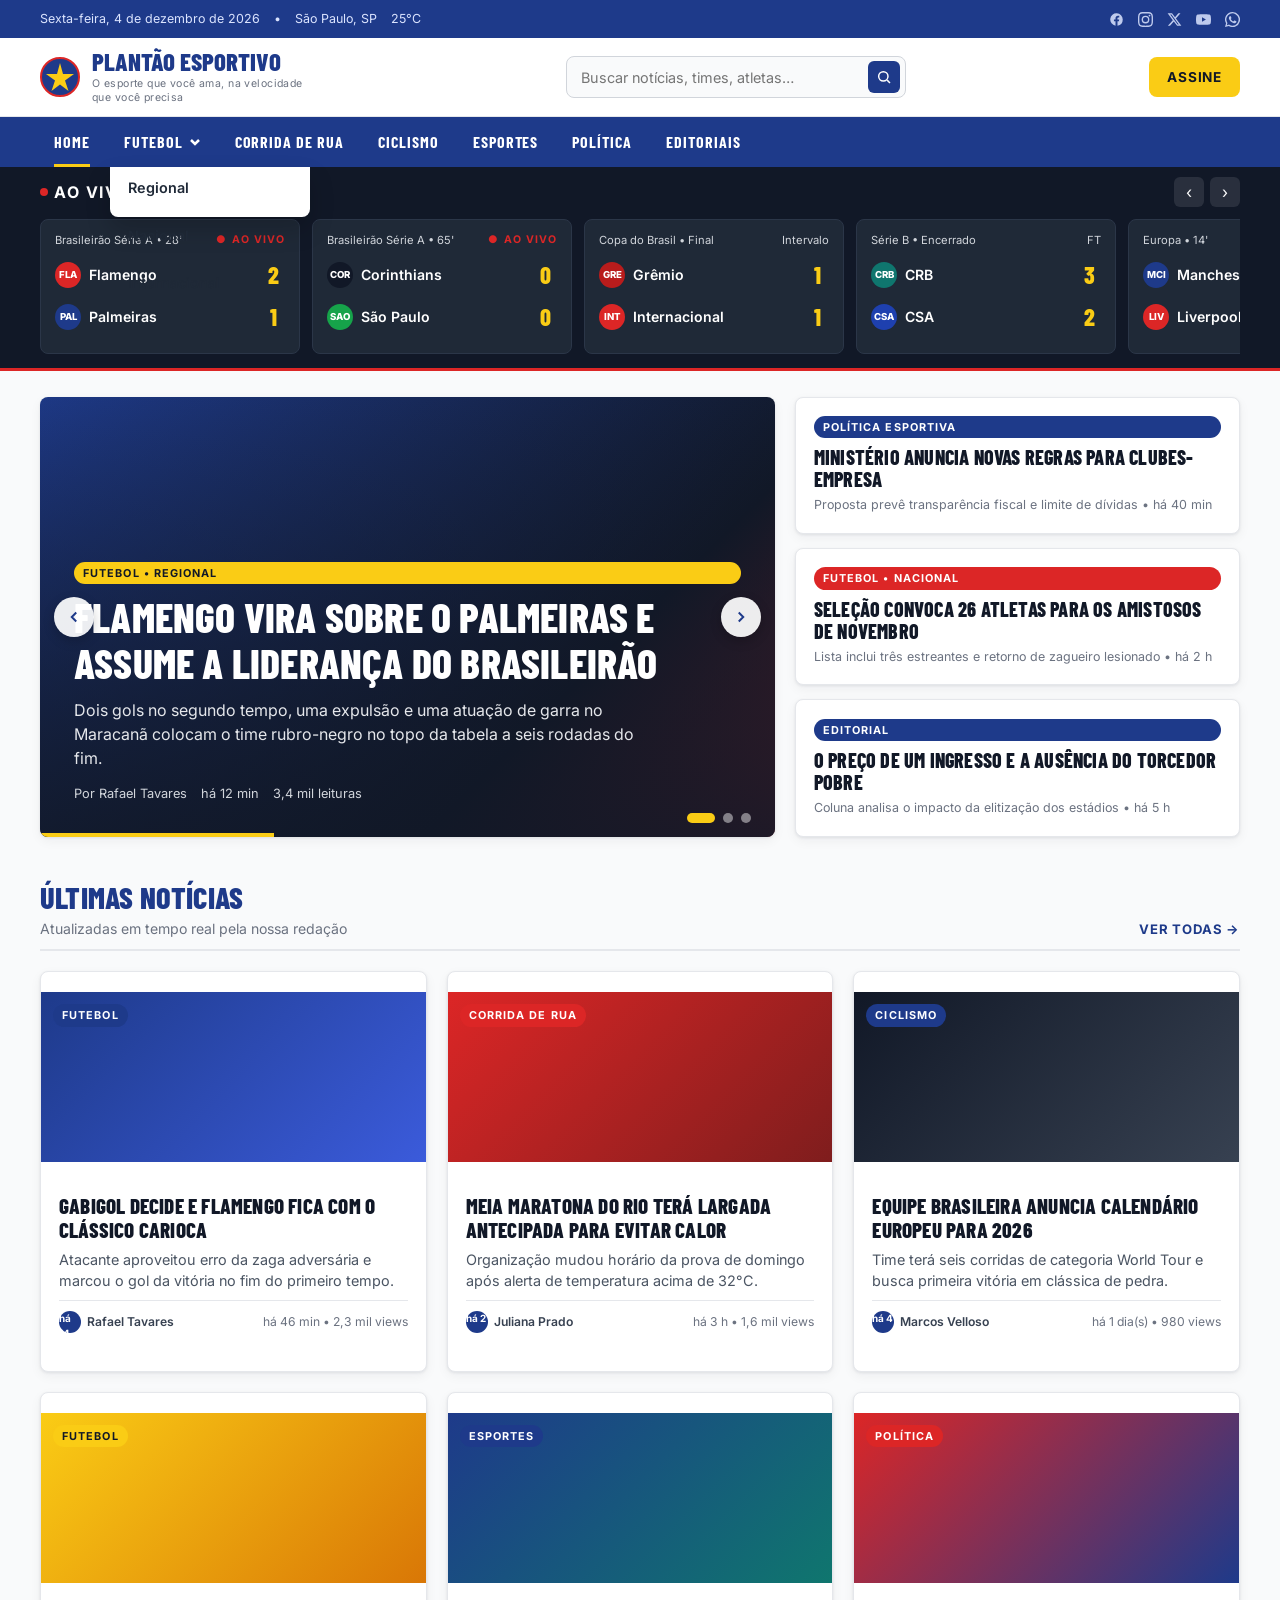
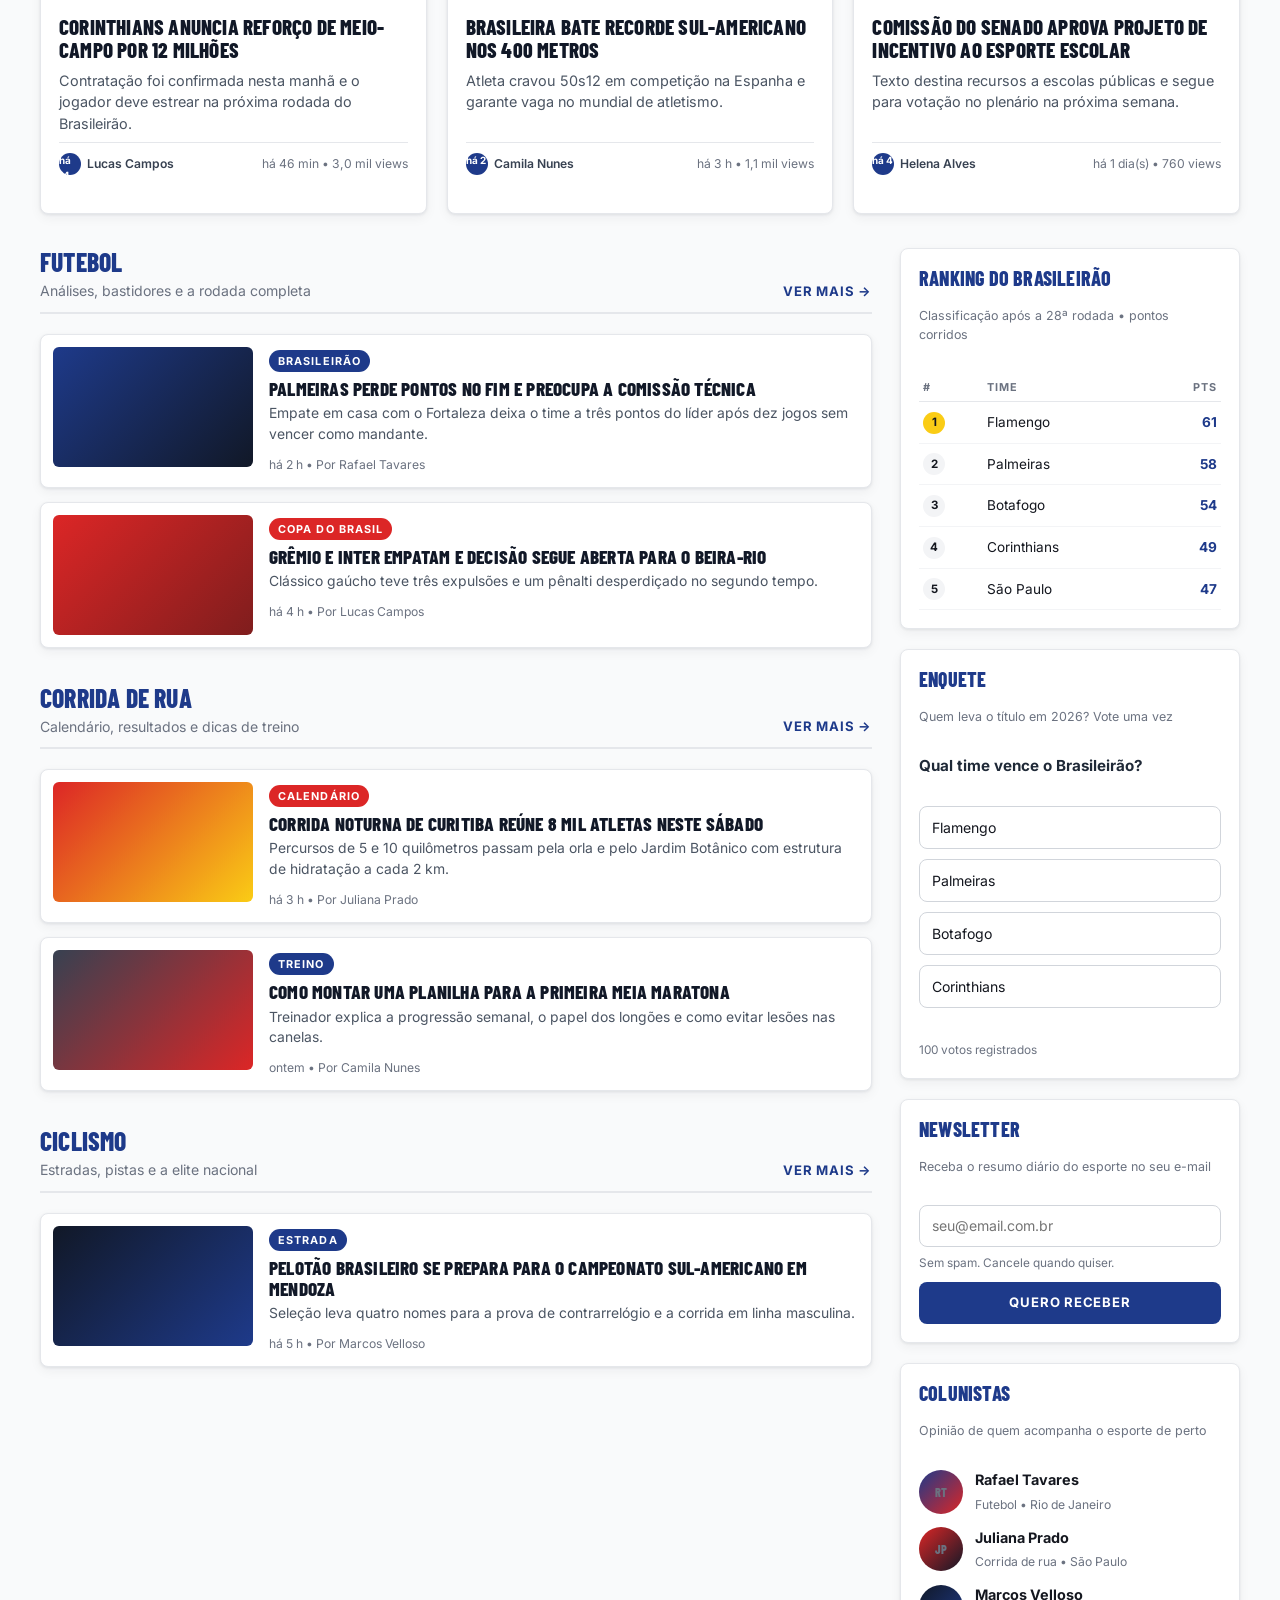
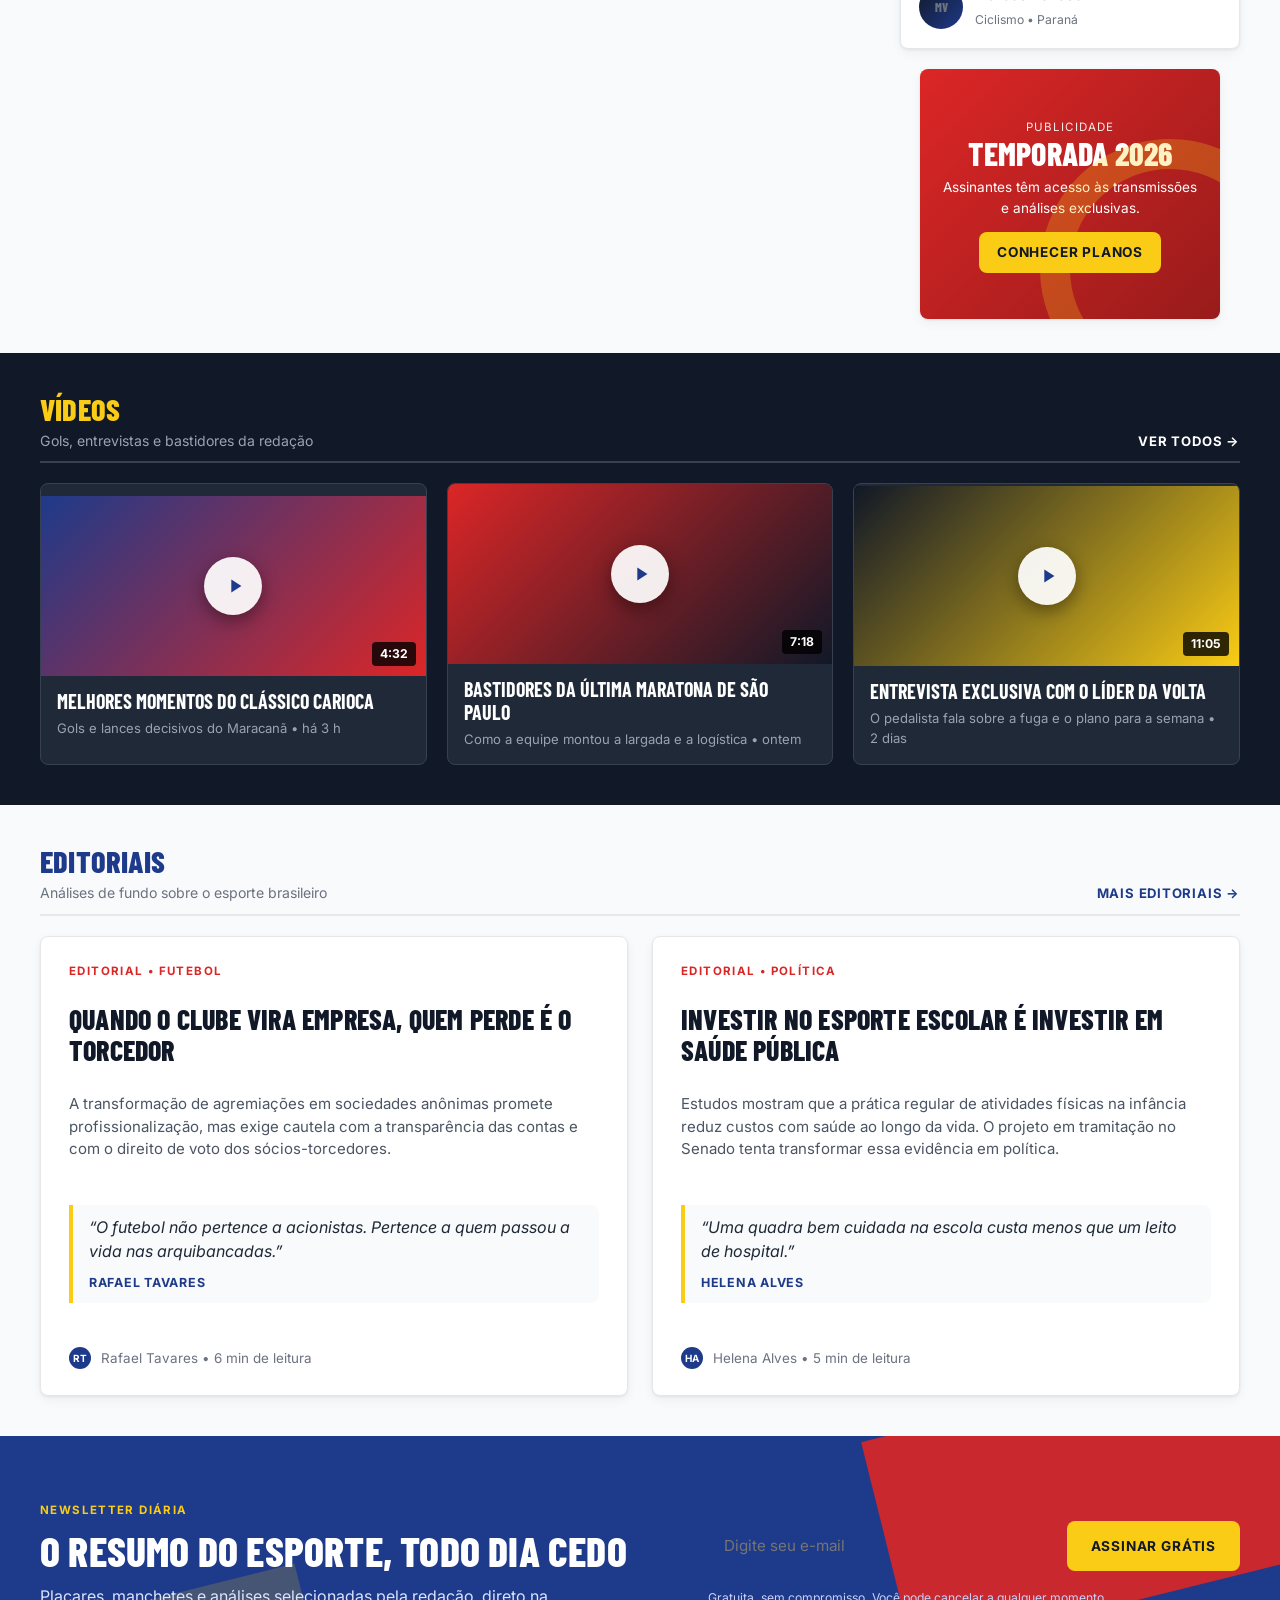
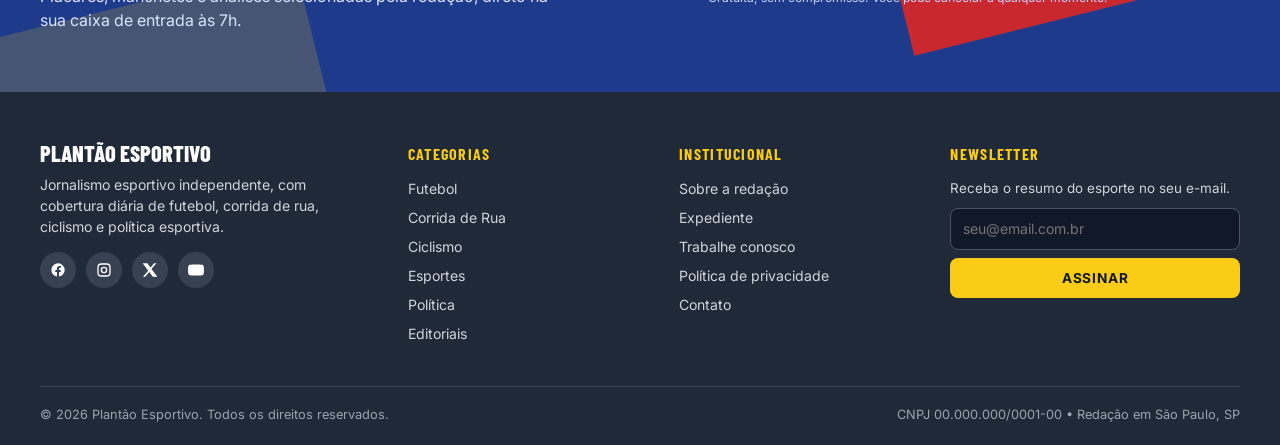
<file: public/assets/aistudio/Plant_o_Esportivo___Home__c_digo_final__03bd7b0c.html>
<!DOCTYPE html>
<html lang="pt-BR" data-theme="light">
<head>
<meta charset="UTF-8">
<meta name="viewport" content="width=device-width, initial-scale=1.0">
<title>Plantão Esportivo — Home (código final)</title>
<link rel="preconnect" href="https://fonts.googleapis.com">
<link rel="preconnect" href="https://fonts.gstatic.com" crossorigin>
<link rel="stylesheet" href="https://fonts.googleapis.com/css2?family=Barlow+Condensed:wght@700;800&family=Inter:wght@400;500;600;700&display=swap">
<style>
/* Skip artifact shell — fixed styles served beside every artifact.
   Tokens, utilities and components (basecoat 1.0 markup, no CDN); artifacts
   override --accent for their own identity. */
:root {
  color-scheme: light dark;
  --accent: #2563eb;
  --accent-contrast: #ffffff;
  --accent-text: color-mix(in srgb, var(--accent) 72%, #000);
  --bg: #f8f9fb;
  --surface: #ffffff;
  --text: #14171f;
  --text-muted: #5b6472;
  --border: rgba(20, 23, 31, 0.10);
  --radius: 10px;
  --shadow: 0 1px 3px rgba(20, 23, 31, 0.08);
  --space: 16px;
  --success: #0a7a35;
  --danger: #c0262d;
  --warning: #8a5300;
}
/* Theme resolution. Without data-theme the viewer's system preference decides,
   as it always did. With it, the artifact's own choice wins in BOTH directions:
   a page that hardcodes one palette must not be handed the opposite set of
   tokens by the machine it happens to be opened on. The dark values appear
   twice because a media query cannot be folded into a selector list.
   The attribute sits inside :where() so these blocks keep the specificity of a
   bare :root — the page's own <style> is linked after this file and must go on
   overriding any token it wants, exactly as it could before. */
@media (prefers-color-scheme: dark) {
  :root:where(:not([data-theme="light"])) {
    --accent-text: color-mix(in srgb, var(--accent) 78%, #fff);
    --bg: #101318;
    --surface: #181c23;
    --text: #eef1f6;
    --text-muted: #9aa4b2;
    --border: rgba(238, 241, 246, 0.12);
    --shadow: 0 1px 3px rgba(0, 0, 0, 0.4);
    --success: #4ade80;
    --danger: #f87171;
    --warning: #fbbf24;
  }
}
:root:where([data-theme="dark"]) {
  color-scheme: dark;
  --accent-text: color-mix(in srgb, var(--accent) 78%, #fff);
  --bg: #101318;
  --surface: #181c23;
  --text: #eef1f6;
  --text-muted: #9aa4b2;
  --border: rgba(238, 241, 246, 0.12);
  --shadow: 0 1px 3px rgba(0, 0, 0, 0.4);
  --success: #4ade80;
  --danger: #f87171;
  --warning: #fbbf24;
}
:root:where([data-theme="light"]) { color-scheme: light; }
/* Pages generated before the shell had its own components still link the
   basecoat CDN, which reads its own tokens and switches theme only on a
   .dark class. Bridged to the shell's, whatever of it those pages use takes
   the page's accent and follows the declared theme. Its --accent token is a
   hover tint, renamed in its theme as --color-accent; the shell's --accent is
   the brand colour, so the tint is derived from it here. */
:root {
  --background: var(--bg);
  --foreground: var(--text);
  --card: var(--surface);
  --card-foreground: var(--text);
  --popover: var(--surface);
  --popover-foreground: var(--text);
  --primary: var(--accent);
  --primary-foreground: var(--accent-contrast);
  --secondary: color-mix(in srgb, var(--text) 7%, var(--surface));
  --secondary-foreground: var(--text);
  --muted: color-mix(in srgb, var(--text) 5%, var(--surface));
  --muted-foreground: var(--text-muted);
  --color-accent: color-mix(in srgb, var(--accent) 12%, var(--surface));
  --color-accent-foreground: var(--text);
  --destructive: var(--danger);
  --input: var(--border);
  --ring: var(--accent);
}
* { box-sizing: border-box; }
/* The reset the pages were written against: they all linked basecoat, which
   ships Tailwind's. Its components now live here, so the reset does too. */
*, ::before, ::after, ::backdrop { margin: 0; padding: 0; border: 0 solid; }
/* Preflight's rule too: without it a component class that sets display
   (.alert, .card, .btn…) beats the hidden attribute and shows the element. */
[hidden]:where(:not([hidden="until-found"])) { display: none !important; }
.hidden { display: none !important; }
h1, h2, h3, h4, h5, h6 { font-size: inherit; font-weight: inherit; }
a { color: inherit; text-decoration: inherit; }
b, strong { font-weight: bolder; }
ol, ul, menu { list-style: none; }
svg, video, canvas, iframe { display: block; vertical-align: middle; }
button, input, select, textarea { color: inherit; background-color: transparent; border-radius: 0; }
table { border-collapse: collapse; }
hr { height: 0; color: inherit; border-top-width: 1px; }
html, body { margin: 0; padding: 0; }
body {
  background: var(--bg);
  color: var(--text);
  font-family: system-ui, -apple-system, "Segoe UI", Roboto, sans-serif;
  line-height: 1.55;
  -webkit-font-smoothing: antialiased;
}
img { max-width: 100%; display: block; }

.shell-container { max-width: 1100px; margin: 0 auto; padding: 0 20px; }
.shell-section { padding: calc(var(--space) * 2) 0; }
.shell-grid { display: grid; gap: var(--space); grid-template-columns: repeat(auto-fit, minmax(220px, 1fr)); }
.shell-toolbar { display: flex; flex-wrap: wrap; gap: 10px; align-items: center; margin-bottom: var(--space); }
.shell-footer { padding: 24px 0 40px; color: var(--text-muted); font-size: 13px; }

.shell-hero { padding: calc(var(--space) * 3) 0 calc(var(--space) * 2); }
.shell-hero h1 { font-size: clamp(26px, 4vw, 40px); line-height: 1.15; margin: 0 0 10px; text-wrap: balance; }
.shell-hero p { color: var(--text-muted); max-width: 60ch; margin: 0; }

.panel {
  background: var(--surface);
  border: 1px solid var(--border);
  border-radius: var(--radius);
  box-shadow: var(--shadow);
  padding: var(--space);
}

.kpi { display: flex; flex-direction: column; gap: 4px; }
.kpi .kpi-value { font-size: clamp(22px, 2.3vw, 28px); font-weight: 650; line-height: 1.1; overflow-wrap: anywhere; font-variant-numeric: tabular-nums; }
.kpi .kpi-label { font-size: 13px; color: var(--text-muted); }
.kpi .kpi-delta { font-size: 12.5px; font-weight: 600; }
.kpi .kpi-delta.up { color: var(--success); }
.kpi .kpi-delta.down { color: var(--danger); }

table.shell-table { border-collapse: collapse; width: 100%; font-size: 14px; }
table.shell-table th {
  text-align: left; font-size: 11.5px; letter-spacing: 0.05em; text-transform: uppercase;
  color: var(--text-muted); font-weight: 600;
}
table.shell-table th, table.shell-table td { padding: 9px 12px 9px 0; border-bottom: 1px solid var(--border); }
table.shell-table td.num, table.shell-table th.num { text-align: right; font-variant-numeric: tabular-nums; }
table.shell-table tbody tr:hover { background: color-mix(in srgb, var(--accent) 6%, transparent); }

.chart-box { width: 100%; min-height: 220px; }
.chart-box svg { width: 100%; height: auto; display: block; }
.chart-legend { display: flex; flex-wrap: wrap; justify-content: center; gap: 6px 16px; margin-top: 12px; font-size: 12.5px; color: var(--text-muted); }
.chart-legend span { display: inline-flex; align-items: center; gap: 6px; }
.chart-legend i { width: 9px; height: 9px; border-radius: 50%; display: inline-block; }
.chart-legend b { color: var(--text); font-weight: 600; font-variant-numeric: tabular-nums; }

.muted { color: var(--text-muted); }
.accent { color: var(--accent-text); }
.shell-badge, .eyebrow {
  display: inline-flex; align-items: center; gap: 6px;
  font-size: 12px; font-weight: 600; padding: 3px 10px; border-radius: 999px;
  background: color-mix(in srgb, var(--accent) 12%, transparent); color: var(--accent-text);
}
/* A pill keeps its content width inside flex and grid columns, which would
   otherwise stretch it across the card; a centred parent still centres it. */
.shell-badge, .eyebrow, .badge { width: fit-content; max-width: 100%; }

@media (prefers-reduced-motion: no-preference) {
  .shell-fade { animation: shell-fade 400ms ease both; }
  @keyframes shell-fade { from { opacity: 0; transform: translateY(6px); } to { opacity: 1; transform: none; } }
}

/* Layout and type utilities: what the pages kept spelling in style="".
   Spacing and type sizes follow Tailwind's scale; there is no Tailwind. */
.row { display: flex; flex-wrap: wrap; align-items: center; gap: 12px; }
.stack { display: flex; flex-direction: column; gap: var(--space); }
.between { justify-content: space-between; }
.grow { flex: 1 1 0; min-width: 0; }
.cols-2, .cols-3, .cols-4, .cols-5 { display: grid; gap: var(--space); grid-template-columns: minmax(0, 1fr); }
@media (min-width: 720px) {
  .cols-2, .cols-4 { grid-template-columns: repeat(2, minmax(0, 1fr)); }
  .cols-3 { grid-template-columns: repeat(3, minmax(0, 1fr)); }
  .cols-5 { grid-template-columns: repeat(3, minmax(0, 1fr)); }
}
@media (min-width: 1000px) { .cols-4 { grid-template-columns: repeat(4, minmax(0, 1fr)); } }
@media (min-width: 1100px) { .cols-5 { grid-template-columns: repeat(5, minmax(0, 1fr)); } }
.gap-1 { gap: 4px; } .gap-2 { gap: 8px; } .gap-3 { gap: 12px; } .gap-4 { gap: 16px; } .gap-6 { gap: 24px; }
.m-0 { margin: 0; }
.mt-1 { margin-top: 4px; } .mt-2 { margin-top: 8px; } .mt-3 { margin-top: 12px; } .mt-4 { margin-top: 16px; } .mt-6 { margin-top: 24px; }
.mb-1 { margin-bottom: 4px; } .mb-2 { margin-bottom: 8px; } .mb-3 { margin-bottom: 12px; } .mb-4 { margin-bottom: 16px; } .mb-6 { margin-bottom: 24px; }
.p-2 { padding: 8px; } .p-3 { padding: 12px; } .p-4 { padding: 16px; } .p-6 { padding: 24px; }
.text-xs { font-size: 12px; } .text-sm { font-size: 14px; } .text-base { font-size: 16px; }
.text-lg { font-size: 18px; } .text-xl { font-size: 20px; line-height: 1.35; }
.text-2xl { font-size: 24px; line-height: 1.25; } .text-3xl { font-size: 30px; line-height: 1.2; }
.font-medium { font-weight: 500; } .font-semibold { font-weight: 600; } .font-bold { font-weight: 700; }
.text-right { text-align: right; } .text-center { text-align: center; }
.nowrap { white-space: nowrap; }
.truncate { overflow: hidden; text-overflow: ellipsis; white-space: nowrap; }
.mono { font-family: ui-monospace, SFMono-Regular, Menlo, monospace; font-variant-numeric: tabular-nums; }
.w-full { width: 100%; }
.text-success { color: var(--success); } .text-danger { color: var(--danger); } .text-warning { color: var(--warning); }

/* Components, with basecoat 1.0 markup (variants and sizes are data
   attributes) and the shell tokens, so a page needs neither component CSS
   nor a CSS framework. An older page that also links basecoat gets these
   rules after it, over the same properties. */
button, input, select, textarea { font: inherit; }
input[type="checkbox"], input[type="radio"] { accent-color: var(--accent); }
:focus-visible { outline: 2px solid var(--accent); outline-offset: 2px; }

.btn {
  display: inline-flex; align-items: center; justify-content: center; gap: 6px;
  height: 36px; padding: 0 14px; border: 1px solid transparent; border-radius: calc(var(--radius) - 2px);
  background: var(--accent); color: var(--accent-contrast);
  font-size: 14px; font-weight: 500; line-height: 1; white-space: nowrap; text-decoration: none; cursor: pointer;
  transition: background-color 150ms ease, border-color 150ms ease, color 150ms ease;
}
.btn:hover { background: color-mix(in srgb, var(--accent) 86%, #000); }
.btn:disabled, .btn[aria-disabled="true"] { opacity: 0.5; pointer-events: none; }
.btn[data-variant="secondary"] { background: color-mix(in srgb, var(--text) 8%, var(--surface)); color: var(--text); }
.btn[data-variant="secondary"]:hover { background: color-mix(in srgb, var(--text) 14%, var(--surface)); }
.btn[data-variant="outline"] { background: var(--surface); color: var(--text); border-color: var(--border); }
.btn[data-variant="ghost"] { background: transparent; color: var(--text); }
.btn[data-variant="outline"]:hover, .btn[data-variant="ghost"]:hover { background: color-mix(in srgb, var(--accent) 10%, var(--surface)); }
.btn[data-variant="destructive"] { background: var(--danger); color: var(--bg); }
.btn[data-variant="destructive"]:hover { background: color-mix(in srgb, var(--danger) 86%, var(--text)); }
.btn[data-variant="link"] { height: auto; padding: 0; background: none; color: var(--accent-text); text-decoration: underline; text-underline-offset: 3px; }
.btn[data-size="sm"] { height: 30px; padding: 0 10px; font-size: 13px; }
.btn[data-size="lg"] { height: 42px; padding: 0 20px; font-size: 15px; }
.btn[data-size="icon"] { width: 36px; padding: 0; }

.badge {
  display: inline-flex; align-items: center; gap: 4px; padding: 2px 8px;
  border: 1px solid transparent; border-radius: 999px; background: var(--accent); color: var(--accent-contrast);
  font-size: 12px; font-weight: 600; line-height: 1.5; white-space: nowrap;
}
.badge[data-variant="secondary"] { background: color-mix(in srgb, var(--text) 8%, var(--surface)); color: var(--text); }
.badge[data-variant="outline"] { background: transparent; color: var(--text); border-color: var(--border); }
.badge[data-variant="destructive"] { background: color-mix(in srgb, var(--danger) 14%, var(--surface)); color: var(--danger); }

.alert {
  display: grid; gap: 4px; padding: 12px 16px; border: 1px solid var(--border); border-radius: var(--radius);
  background: var(--surface); color: var(--text); font-size: 14px;
}
.alert h2, .alert h3 { margin: 0; font-size: 14px; font-weight: 600; }
.alert p, .alert section { margin: 0; color: var(--text-muted); }
.alert[data-variant="destructive"] { border-color: color-mix(in srgb, var(--danger) 45%, var(--border)); background: color-mix(in srgb, var(--danger) 7%, var(--surface)); color: var(--danger); }

.card {
  display: flex; flex-direction: column; gap: 16px; padding: 20px 0;
  border: 1px solid var(--border); border-radius: calc(var(--radius) + 2px);
  background: var(--surface); color: var(--text); box-shadow: var(--shadow);
}
.card > header, .card > section, .card > footer { padding: 0 20px; }
.card > header { display: grid; gap: 4px; }
.card > header h2, .card > header h3 { margin: 0; font-size: 16px; font-weight: 600; line-height: 1.3; }
.card > header p { margin: 0; color: var(--text-muted); font-size: 14px; }
.card > footer { display: flex; flex-wrap: wrap; align-items: center; gap: 8px; }

.input {
  width: 100%; min-height: 36px; padding: 6px 12px; border: 1px solid var(--border); border-radius: calc(var(--radius) - 2px);
  background: var(--surface); color: var(--text); font-size: 14px;
}
textarea.input { min-height: 84px; resize: vertical; }
.input::placeholder { color: var(--text-muted); }
.input:focus { outline: none; border-color: var(--accent); box-shadow: 0 0 0 3px color-mix(in srgb, var(--accent) 25%, transparent); }
.field { display: grid; gap: 6px; }
.field label { font-size: 14px; font-weight: 500; }
.field [role="alert"] { color: var(--danger); font-size: 13px; }

dialog.dialog {
  width: min(520px, calc(100vw - 32px)); max-height: calc(100vh - 32px); margin: auto; padding: 0;
  border: 1px solid var(--border); border-radius: calc(var(--radius) + 4px);
  background: var(--surface); color: var(--text); box-shadow: 0 20px 50px rgba(0, 0, 0, 0.25);
}
dialog.dialog::backdrop { background: rgba(0, 0, 0, 0.5); }
dialog.dialog > div { display: grid; gap: 16px; padding: 24px; }
dialog.dialog header { display: grid; gap: 4px; }
dialog.dialog header h2 { margin: 0; font-size: 18px; font-weight: 600; }
dialog.dialog header p { margin: 0; color: var(--text-muted); font-size: 14px; }
dialog.dialog footer { display: flex; flex-wrap: wrap; justify-content: flex-end; gap: 8px; }

.tabs { display: grid; gap: 12px; }
.tabs > [role="tablist"] {
  display: inline-flex; gap: 4px; width: fit-content; max-width: 100%; padding: 4px; overflow-x: auto;
  border-radius: var(--radius); background: color-mix(in srgb, var(--text) 6%, var(--surface));
}
.tabs [role="tab"] {
  padding: 6px 12px; border: 0; border-radius: calc(var(--radius) - 4px); background: transparent;
  color: var(--text-muted); font-size: 14px; font-weight: 500; white-space: nowrap; cursor: pointer;
}
.tabs [role="tab"][aria-selected="true"] { background: var(--surface); color: var(--text); box-shadow: var(--shadow); }
.tabs [role="tabpanel"][hidden] { display: none; }

.accordion > details { border-bottom: 1px solid var(--border); }
.accordion > details > summary {
  display: flex; align-items: center; justify-content: space-between; gap: 12px;
  padding: 14px 0; font-weight: 500; list-style: none; cursor: pointer;
}
.accordion > details > summary::-webkit-details-marker { display: none; }
.accordion > details > summary::after { content: "+"; color: var(--text-muted); font-size: 18px; line-height: 1; }
.accordion > details[open] > summary::after { content: "\2212"; }
.accordion > details > :not(summary) { margin: 0 0 14px; color: var(--text-muted); }

.toaster {
  position: fixed; right: 16px; bottom: 16px; z-index: 50; display: flex; flex-direction: column-reverse; gap: 8px;
  width: min(360px, calc(100vw - 32px)); pointer-events: none;
}
.toaster .toast { pointer-events: auto; transition: opacity 200ms ease, transform 200ms ease; }
.toaster .toast[aria-hidden="true"] { opacity: 0; transform: translateY(8px); }
.toaster .toast-content {
  padding: 12px 14px; border: 1px solid var(--border); border-radius: var(--radius);
  background: var(--surface); color: var(--text); box-shadow: 0 8px 24px rgba(0, 0, 0, 0.12); font-size: 13px;
}
.toaster .toast-content h2 { margin: 0 0 2px; font-size: 14px; font-weight: 600; }
.toaster .toast-content p { margin: 0; color: var(--text-muted); }

/* skipUI building blocks. */
.skip-table-search { max-width: 320px; margin-bottom: 12px; }
.skip-table-wrap { overflow-x: auto; }
table.shell-table th[data-sort] { cursor: pointer; user-select: none; }
table.shell-table th[aria-sort="ascending"]::after { content: " \25B2"; font-size: 9px; }
table.shell-table th[aria-sort="descending"]::after { content: " \25BC"; font-size: 9px; }
table.shell-table td.skip-table-empty { color: var(--text-muted); text-align: center; padding: 24px 0; }
.skip-pager { display: flex; flex-wrap: wrap; align-items: center; justify-content: space-between; gap: 12px; margin-top: 12px; font-size: 13px; color: var(--text-muted); }
.toaster .toast[data-type="success"] .toast-content { border-left: 3px solid var(--success); }
.toaster .toast[data-type="error"] .toast-content { border-left: 3px solid var(--danger); }

</style>
<script>
/* Skip artifact shell — fixed helpers served beside every artifact. */
(function () {
  "use strict";

  var fmt = {
    num: function (v, opts) { return new Intl.NumberFormat("pt-BR", opts || {}).format(v); },
    brl: function (v) { return new Intl.NumberFormat("pt-BR", { style: "currency", currency: "BRL" }).format(v); },
    pct: function (v) { return new Intl.NumberFormat("pt-BR", { style: "percent", maximumFractionDigits: 1 }).format(v); },
    compact: function (v) { return new Intl.NumberFormat("pt-BR", { notation: "compact", maximumFractionDigits: 1 }).format(v); },
    brlCompact: function (v) { return new Intl.NumberFormat("pt-BR", { style: "currency", currency: "BRL", notation: "compact", maximumFractionDigits: 1 }).format(v); }
  };

  // axisLabels formats the five y-axis ticks in the unit the chart declared
  // (percent, BRL or plain numbers), compact so long values never clip, with
  // the fewest decimals that still print every tick exactly (1,5 mi, not 2 mi).
  function axisLabels(format, ticks) {
    function at(digits) {
      var opts = { notation: "compact", maximumFractionDigits: digits };
      if (format === "pct") opts = { style: "percent", maximumFractionDigits: digits };
      else if (format === "brl") opts = { style: "currency", currency: "BRL", notation: "compact", maximumFractionDigits: digits };
      var nf = new Intl.NumberFormat("pt-BR", opts);
      return ticks.map(function (t) { return nf.format(t); });
    }
    for (var digits = 0; digits < 2; digits++) {
      if (at(digits).join("|") === at(digits + 1).join("|")) return at(digits);
    }
    return at(2);
  }

  // yAxisPad formats the ticks and measures the left padding they need from
  // the longest one; drawYAxis then draws the grid and the labels.
  function yAxisPad(format, max) {
    var labels = axisLabels(format, [0, max / 4, max / 2, (max * 3) / 4, max]);
    var longest = labels.reduce(function (m, l) { return Math.max(m, l.length); }, 0);
    return { labels: labels, padL: Math.max(40, Math.round(longest * 6.2) + 14) };
  }
  function drawYAxis(svg, axis, W, padR, padT, plotH) {
    for (var g = 0; g <= 4; g++) {
      var gy = padT + plotH - (plotH * g) / 4;
      svg.appendChild(svgEl("line", { x1: axis.padL, y1: gy, x2: W - padR, y2: gy, stroke: "currentColor", "stroke-opacity": 0.08 }));
      var lbl = svgEl("text", { x: axis.padL - 8, y: gy + 4, "text-anchor": "end", "font-size": 10, fill: mutedColor() });
      lbl.textContent = axis.labels[g];
      svg.appendChild(lbl);
    }
  }

  // xLabelStep: show every k-th category label so labels never overlap, and
  // always the last one (counted back from the end).
  function xLabelStep(labels, step) {
    var longest = labels.reduce(function (m, l) { return Math.max(m, String(l).length); }, 0);
    return Math.max(1, Math.ceil((longest * 6.4 + 8) / Math.max(step, 1)));
  }
  function drawXLabel(svg, text, x, y, W, edgeGuard) {
    var anchor = "middle";
    var half = String(text).length * 3.2;
    if (edgeGuard && x - half < 4) anchor = "start";
    if (edgeGuard && x + half > W - 4) anchor = "end";
    var tx = svgEl("text", { x: x, y: y, "text-anchor": anchor, "font-size": 11, fill: mutedColor() });
    tx.textContent = text;
    svg.appendChild(tx);
  }
  // categoryLines fits a bar's category name in its slot: one line, two lines
  // split at a space, or cut with "…". A bar without its name can't be read, so
  // categories are never skipped; null when the slot is too narrow for that.
  function categoryLines(text, slot) {
    var fit = Math.floor((slot - 6) / 6.4);
    var s = String(text);
    if (fit < 4) return null;
    if (s.length <= fit) return [s];
    var cut = function (t) { return t.length <= fit ? t : t.slice(0, fit - 1).trimEnd() + "…"; };
    var best = -1;
    for (var i = 0; i < s.length; i++) {
      if (s[i] === " " && (best < 0 || Math.abs(s.length / 2 - i) < Math.abs(s.length / 2 - best))) best = i;
    }
    if (best < 0) return [cut(s)];
    return [cut(s.slice(0, best)), cut(s.slice(best + 1))];
  }
  function legend(el, items) {
    var box = document.createElement("div");
    box.className = "chart-legend";
    items.forEach(function (it) {
      var row = document.createElement("span");
      var dot = document.createElement("i");
      dot.style.background = it.color;
      row.appendChild(dot);
      row.appendChild(document.createTextNode((it.label || "") + (it.value ? " " : "")));
      if (it.value) {
        var v = document.createElement("b");
        v.textContent = it.value;
        row.appendChild(v);
      }
      box.appendChild(row);
    });
    resolve(el).appendChild(box);
  }
  var seriesPalette = ["#1baf7a", "#eda100", "#e34948", "#4a3aa7", "#e87ba4", "#0ea5b7"];

  // format accepts a function OR one of the fmt names ("num" | "brl" | "pct").
  // A page's function may return nothing or throw: the chart prints its
  // number instead of taking the rest of the page script down with it.
  function coerceFormat(spec) {
    if (typeof spec === "function") {
      return function (v) {
        try {
          var out = spec(v);
          return out == null ? "" : String(out);
        } catch (e) {
          return fmt.num(v);
        }
      };
    }
    if (typeof spec === "string" && fmt[spec]) return fmt[spec];
    return function (v) { return fmt.num(v); };
  }

  function accent() {
    return getComputedStyle(document.documentElement).getPropertyValue("--accent").trim() || "#2563eb";
  }
  function mutedColor() {
    return getComputedStyle(document.documentElement).getPropertyValue("--text-muted").trim() || "#5b6472";
  }
  function svgEl(tag, attrs) {
    var el = document.createElementNS("http://www.w3.org/2000/svg", tag);
    for (var k in attrs) el.setAttribute(k, attrs[k]);
    return el;
  }
  function frame(el, w, h) {
    var svg = svgEl("svg", { viewBox: "0 0 " + w + " " + h, role: "img" });
    el = resolve(el);
    el.innerHTML = "";
    el.appendChild(svg);
    return svg;
  }

  // maxOf guards the axis scale: empty values would give -Infinity (truthy,
  // so "|| 1" can't catch it) and a non-positive max would flip the chart.
  // finite reads a chart value as a number, 0 when it is not one (NaN,
  // Infinity, a stray string), so one bad value cannot blank the axis.
  function finite(v) {
    var n = +v;
    return isFinite(n) ? n : 0;
  }

  function maxOf(values) {
    var m = values.length ? Math.max.apply(null, values.map(finite)) : 0;
    return m > 0 ? m : 1;
  }

  // labelsFor pads or trims the category names to the n points drawn: pages
  // pass labels and values of different lengths, and one throw here loses
  // every section the page renders after the chart.
  function labelsFor(cfg, n) {
    var out = [];
    for (var i = 0; i < n; i++) out.push(cfg.labels && cfg.labels[i] != null ? String(cfg.labels[i]) : "");
    return out;
  }

  // niceMax rounds the scale up so the four grid steps land on round values
  // (1, 1.5, 2, 2.5, 3, 4, 5, 6 or 8 × 10^k) and the tick labels read exactly.
  function niceMax(max) {
    var raw = max / 4;
    var mag = Math.pow(10, Math.floor(Math.log10(raw)));
    var res = raw / mag;
    var steps = [1, 1.5, 2, 2.5, 3, 4, 5, 6, 8, 10];
    var nice = steps.filter(function (s) { return s >= res - 1e-9; })[0];
    return nice * mag * 4;
  }

  // bar(el, {labels:[], values:[], color?, format?}) — vertical bar chart.
  function bar(el, cfg) {
    var W = 640, H = 280, padB = 30, padT = 12, padR = 12;
    var max = niceMax(maxOf(cfg.values));
    var axis = yAxisPad(cfg.format, max);
    var svg = frame(el, W, H);
    var n = cfg.values.length;
    var labels = labelsFor(cfg, n);
    var plotW = W - axis.padL - padR;
    var step = plotW / n, bw = Math.min(step * 0.62, 64);
    var names = labels.map(function (l) { return categoryLines(l, step); });
    var named = names.every(Boolean);
    if (named && names.some(function (l) { return l.length > 1; })) padB = 42;
    var plotH = H - padT - padB;
    var color = cfg.color || accent();
    var f = coerceFormat(cfg.format);
    var every = xLabelStep(labels, step);
    drawYAxis(svg, axis, W, padR, padT, plotH);
    cfg.values.forEach(function (v, i) {
      var bh = Math.max(0, (finite(v) / max) * plotH);
      var x = axis.padL + i * step + (step - bw) / 2;
      var y = padT + plotH - bh;
      var r = svgEl("rect", { x: x, y: y, width: bw, height: bh, rx: 4, fill: (cfg.colors && cfg.colors[i]) || color });
      var t = svgEl("title", {});
      t.textContent = labels[i] + ": " + f(v);
      r.appendChild(t);
      svg.appendChild(r);
      if (named) {
        names[i].forEach(function (text, li) {
          drawXLabel(svg, text, x + bw / 2, padT + plotH + 18 + li * 13, W, false);
        });
      } else if ((n - 1 - i) % every === 0) {
        drawXLabel(svg, labels[i], x + bw / 2, H - 10, W, false);
      }
    });
  }

  // line(el, {labels:[], values:[] | series:[{label, values, color?}], color?, format?})
  // — one line, or several series on one scale with a legend under the chart.
  function line(el, cfg) {
    var W = 640, H = 280, padB = 30, padT = 12, padR = 16;
    var series = cfg.series && cfg.series.length
      ? cfg.series
      : [{ label: "", values: cfg.values || [], color: cfg.color }];
    var all = [];
    series.forEach(function (s) { all = all.concat(s.values || []); });
    var max = niceMax(maxOf(all));
    var axis = yAxisPad(cfg.format, max);
    var svg = frame(el, W, H);
    var n = series.reduce(function (m, s) { return Math.max(m, (s.values || []).length); }, 0);
    var labels = labelsFor(cfg, n);
    var plotW = W - axis.padL - padR, plotH = H - padT - padB;
    var f = coerceFormat(cfg.format);
    drawYAxis(svg, axis, W, padR, padT, plotH);
    var xs = labels.map(function (_, i) { return axis.padL + (n === 1 ? plotW / 2 : (plotW * i) / (n - 1)); });
    var every = xLabelStep(labels, n > 1 ? plotW / (n - 1) : plotW);
    labels.forEach(function (label, i) {
      if ((n - 1 - i) % every === 0) drawXLabel(svg, label, xs[i], H - 10, W, true);
    });
    var colors = series.map(function (s, si) {
      return s.color || (si === 0 ? (cfg.color || accent()) : seriesPalette[(si - 1) % seriesPalette.length]);
    });
    series.forEach(function (s, si) {
      var color = colors[si];
      var pts = (s.values || []).map(function (v, i) { return [xs[i], padT + plotH - (finite(v) / max) * plotH]; });
      var d = pts.map(function (p, i) { return (i ? "L" : "M") + p[0].toFixed(1) + " " + p[1].toFixed(1); }).join(" ");
      svg.appendChild(svgEl("path", { d: d, fill: "none", stroke: color, "stroke-width": 2, "stroke-linejoin": "round" }));
      pts.forEach(function (p, i) {
        var c = svgEl("circle", { cx: p[0], cy: p[1], r: 3.5, fill: color });
        var t = svgEl("title", {});
        t.textContent = (s.label ? s.label + " · " : "") + labels[i] + ": " + f(s.values[i]);
        c.appendChild(t);
        svg.appendChild(c);
      });
    });
    if (series.length > 1) {
      legend(el, series.map(function (s, si) { return { label: s.label, color: colors[si] }; }));
    }
  }

  // donut(el, {labels:[], values:[], colors?, format?, center?, centerLabel?, legend?})
  // — donut with a short total in the centre (compact, in the declared unit)
  // and, with legend: true, the labels and shares listed under it.
  function donut(el, cfg) {
    var W = 320, H = 280, cx = W / 2, cy = H / 2, R = 92, r = 58;
    var svg = frame(el, W, H);
    // At 100% of a wide container the donut outgrows the height pages give
    // the box and spills over the next section: keep it at its own size.
    svg.style.maxWidth = W + "px";
    svg.style.margin = "0 auto";
    var values = cfg.values.map(finite);
    var labels = labelsFor(cfg, values.length);
    var sum = values.reduce(function (a, b) { return a + b; }, 0);
    var total = sum || 1;
    var palette = cfg.colors || [accent()].concat(seriesPalette);
    // The hover keeps the full value; the centre has room for a short one.
    var full = coerceFormat(cfg.format);
    var short = typeof cfg.format === "function" ? full : cfg.format === "brl" ? fmt.brlCompact : fmt.compact;
    var a0 = -Math.PI / 2;
    values.forEach(function (v, i) {
      var a1 = a0 + (v / total) * Math.PI * 2;
      var large = a1 - a0 > Math.PI ? 1 : 0;
      var p = ["M", cx + R * Math.cos(a0), cy + R * Math.sin(a0),
        "A", R, R, 0, large, 1, cx + R * Math.cos(a1), cy + R * Math.sin(a1),
        "L", cx + r * Math.cos(a1), cy + r * Math.sin(a1),
        "A", r, r, 0, large, 0, cx + r * Math.cos(a0), cy + r * Math.sin(a0), "Z"].join(" ");
      var path = svgEl("path", { d: p, fill: palette[i % palette.length] });
      var t = svgEl("title", {});
      t.textContent = labels[i] + ": " + full(v) + " (" + fmt.pct(v / total) + ")";
      path.appendChild(t);
      svg.appendChild(path);
      a0 = a1;
    });
    // A share chart has no total worth printing: without its own centre text
    // the caption alone takes the middle.
    var text = cfg.center != null ? String(cfg.center) : (cfg.format === "pct" ? "" : short(sum));
    if (text) {
      var size = text.length > 9 ? 14 : text.length > 7 ? 17 : 20;
      var center = svgEl("text", { x: cx, y: cfg.centerLabel ? cy + 1 : cy + 6, "text-anchor": "middle", "font-size": size, "font-weight": 650, fill: "currentColor" });
      center.textContent = text;
      svg.appendChild(center);
    }
    if (cfg.centerLabel) {
      var cap = svgEl("text", { x: cx, y: text ? cy + 19 : cy + 5, "text-anchor": "middle", "font-size": 11, fill: mutedColor() });
      cap.textContent = cfg.centerLabel;
      svg.appendChild(cap);
    }
    if (cfg.legend) {
      legend(el, labels.map(function (label, i) {
        return { label: label, color: palette[i % palette.length], value: fmt.pct(values[i] / total) };
      }));
    }
  }

  // ---- Page building blocks: what dashboards and small systems kept
  // re-implementing — a searchable sortable table, a KPI row, tabs, toasts,
  // dialogs, saved state and mock data. Every call is opt-in, so a page that
  // brings its own versions keeps them.

  function resolve(target) {
    return typeof target === "string" ? document.querySelector(target) : target;
  }

  function node(tag, className, text) {
    var el = document.createElement(tag);
    if (className) el.className = className;
    if (text != null) el.textContent = text;
    return el;
  }

  function isNumberColumn(col) {
    return col.align === "right" || col.format === "num" || col.format === "brl" || col.format === "pct";
  }

  function cellText(col, row) {
    var value = row[col.key];
    if (value == null) return "";
    return col.format ? coerceFormat(col.format)(value) : String(value);
  }

  function compareValues(a, b) {
    if (typeof a === "number" && typeof b === "number") return a - b;
    return String(a == null ? "" : a).localeCompare(String(b == null ? "" : b), "pt-BR", { numeric: true });
  }

  // table(el, {columns, rows, search?, pageSize?, empty?, onRowClick?}) — a
  // table.shell-table with sortable headers, an optional search box and
  // pager. A column is {key, label, format?, align?, sortable? (true),
  // render?(value, row) returning a Node or an HTML string — the page writes
  // its cell templates as markup}. Plain values are always set as text.
  // Returns {setRows, rows}.
  function table(target, cfg) {
    var root = resolve(target);
    var cols = cfg.columns || [];
    var pageSize = cfg.pageSize || 0;
    var state = { rows: (cfg.rows || []).slice(), query: "", key: null, dir: 1, page: 0 };
    root.innerHTML = "";
    if (cfg.search) {
      var search = node("input", "input skip-table-search");
      search.type = "search";
      search.placeholder = typeof cfg.search === "string" ? cfg.search : "Buscar…";
      search.setAttribute("aria-label", search.placeholder);
      search.addEventListener("input", function () {
        state.query = search.value.trim().toLowerCase();
        state.page = 0;
        draw();
      });
      root.appendChild(search);
    }
    var tableEl = node("table", "shell-table");
    var headRow = node("tr");
    var heads = cols.map(function (col) {
      var th = node("th", isNumberColumn(col) ? "num" : "", col.label == null ? col.key : col.label);
      th.scope = "col";
      if (col.sortable !== false) {
        var toggle = function () {
          state.dir = state.key === col.key ? -state.dir : 1;
          state.key = col.key;
          draw();
        };
        th.setAttribute("data-sort", col.key);
        th.tabIndex = 0;
        th.addEventListener("click", toggle);
        th.addEventListener("keydown", function (e) {
          if (e.key === "Enter" || e.key === " ") { e.preventDefault(); toggle(); }
        });
      }
      headRow.appendChild(th);
      return th;
    });
    var thead = node("thead");
    var tbody = node("tbody");
    var wrap = node("div", "skip-table-wrap");
    var pager = node("div", "skip-pager");
    thead.appendChild(headRow);
    tableEl.appendChild(thead);
    tableEl.appendChild(tbody);
    wrap.appendChild(tableEl);
    root.appendChild(wrap);
    if (pageSize) root.appendChild(pager);

    function visibleRows() {
      var rows = state.rows;
      if (state.query) {
        rows = rows.filter(function (row) {
          return cols.some(function (col) { return cellText(col, row).toLowerCase().indexOf(state.query) >= 0; });
        });
      }
      if (state.key) {
        var key = state.key, dir = state.dir;
        rows = rows.slice().sort(function (a, b) { return dir * compareValues(a[key], b[key]); });
      }
      return rows;
    }

    function drawRow(row) {
      var tr = node("tr");
      cols.forEach(function (col) {
        var td = node("td", isNumberColumn(col) ? "num" : "");
        if (!col.render) {
          td.textContent = cellText(col, row);
        } else {
          var content = col.render(row[col.key], row);
          if (content instanceof Node) td.appendChild(content);
          else td.innerHTML = content == null ? "" : String(content);
        }
        tr.appendChild(td);
      });
      // The row stays a row (no role) and takes focus, so a keyboard reaches
      // the same action; keys pressed on a control inside a cell are its own.
      if (cfg.onRowClick) {
        tr.style.cursor = "pointer";
        tr.tabIndex = 0;
        tr.addEventListener("click", function () { cfg.onRowClick(row); });
        tr.addEventListener("keydown", function (e) {
          if (e.target !== tr || (e.key !== "Enter" && e.key !== " ")) return;
          e.preventDefault();
          cfg.onRowClick(row);
        });
      }
      return tr;
    }

    function pagerButton(label, disabled, step) {
      var button = node("button", "btn", label);
      button.type = "button";
      button.setAttribute("data-variant", "outline");
      button.setAttribute("data-size", "sm");
      button.disabled = disabled;
      button.addEventListener("click", function () { state.page += step; draw(); });
      return button;
    }

    function draw() {
      var rows = visibleRows();
      heads.forEach(function (th, i) {
        if (cols[i].key === state.key) th.setAttribute("aria-sort", state.dir > 0 ? "ascending" : "descending");
        else th.removeAttribute("aria-sort");
      });
      var pages = pageSize ? Math.max(1, Math.ceil(rows.length / pageSize)) : 1;
      state.page = Math.min(state.page, pages - 1);
      var shown = pageSize ? rows.slice(state.page * pageSize, (state.page + 1) * pageSize) : rows;
      tbody.innerHTML = "";
      if (!shown.length) {
        var empty = node("td", "skip-table-empty", cfg.empty || "Nenhum registro encontrado.");
        empty.colSpan = cols.length;
        tbody.appendChild(node("tr")).appendChild(empty);
      }
      shown.forEach(function (row) { tbody.appendChild(drawRow(row)); });
      if (!pageSize) return;
      pager.innerHTML = "";
      var from = rows.length ? state.page * pageSize + 1 : 0;
      pager.appendChild(node("span", "", from + "–" + Math.min(rows.length, (state.page + 1) * pageSize) + " de " + rows.length));
      var nav = node("div", "row gap-2");
      nav.appendChild(pagerButton("Anterior", state.page === 0, -1));
      nav.appendChild(pagerButton("Próxima", state.page >= pages - 1, 1));
      pager.appendChild(nav);
    }

    draw();
    return {
      setRows: function (rows) { state.rows = rows.slice(); draw(); },
      rows: visibleRows
    };
  }

  // kpis(el, [{label, value, format?, delta?, hint?}]) — KPI cards in a
  // responsive grid; delta is a fraction (0.12 renders as ▲ 12%).
  function kpis(target, items) {
    var root = resolve(target);
    root.innerHTML = "";
    root.classList.add("shell-grid");
    items.forEach(function (item) {
      var card = node("div", "panel kpi");
      card.appendChild(node("span", "kpi-label", item.label));
      // Large money values go compact ("R$ 27,5 mi"): the full amount does
      // not fit a KPI card at four per row.
      var kpiFormat = item.format === "brl" && Math.abs(item.value) >= 1e6 ? fmt.brlCompact : (item.format ? coerceFormat(item.format) : null);
      card.appendChild(node("span", "kpi-value", kpiFormat ? kpiFormat(item.value) : String(item.value)));
      if (typeof item.delta === "number") {
        var up = item.delta >= 0;
        card.appendChild(node("span", "kpi-delta " + (up ? "up" : "down"), (up ? "▲ " : "▼ ") + fmt.pct(Math.abs(item.delta))));
      }
      if (item.hint) card.appendChild(node("span", "kpi-label", item.hint));
      root.appendChild(card);
    });
  }

  // badge(text, variant?) — a .badge node for table cells and lists;
  // variant is "secondary" | "outline" | "destructive" (default: primary).
  function badge(text, variant) {
    var el = node("span", "badge", text);
    if (variant) el.setAttribute("data-variant", variant);
    return el;
  }

  // tabs(el) — wires one .tabs block: [role=tab] buttons inside
  // [role=tablist], each with aria-controls naming its [role=tabpanel].
  function tabs(target) {
    var root = resolve(target);
    var buttons = Array.prototype.slice.call(root.querySelectorAll('[role="tab"]'));
    function select(chosen) {
      buttons.forEach(function (b) {
        var on = b === chosen;
        b.setAttribute("aria-selected", on ? "true" : "false");
        b.tabIndex = on ? 0 : -1;
        var panel = document.getElementById(b.getAttribute("aria-controls"));
        if (panel) panel.hidden = !on;
      });
    }
    buttons.forEach(function (b, i) {
      b.addEventListener("click", function () { select(b); });
      b.addEventListener("keydown", function (e) {
        var step = e.key === "ArrowRight" ? 1 : e.key === "ArrowLeft" ? -1 : 0;
        if (!step) return;
        var next = buttons[(i + step + buttons.length) % buttons.length];
        next.focus();
        select(next);
      });
    });
    select(buttons.filter(function (b) { return b.getAttribute("aria-selected") === "true"; })[0] || buttons[0]);
  }

  // toast(message, {type?: "success" | "error", title?, duration?}) — a
  // .toast in a shared .toaster at the bottom of the page.
  function toast(message, opts) {
    opts = opts || {};
    var toaster = document.querySelector(".toaster") || document.body.appendChild(node("div", "toaster"));
    var item = node("div", "toast");
    item.setAttribute("role", opts.type === "error" ? "alert" : "status");
    item.setAttribute("aria-hidden", "true");
    if (opts.type) item.setAttribute("data-type", opts.type);
    var content = node("div", "toast-content");
    var section = node("section");
    if (opts.title) section.appendChild(node("h2", "", opts.title));
    section.appendChild(node("p", "", message));
    content.appendChild(section);
    item.appendChild(content);
    toaster.appendChild(item);
    requestAnimationFrame(function () { item.setAttribute("aria-hidden", "false"); });
    setTimeout(function () {
      item.setAttribute("aria-hidden", "true");
      setTimeout(function () { item.remove(); }, 400);
    }, opts.duration || 3000);
  }

  // Dialogs are native <dialog class="dialog">: a [data-dialog-open="id"]
  // anywhere opens one, a [data-dialog-close] inside closes it, and a click on
  // its backdrop closes it too. Plain dialog.showModal()/close() still work.
  document.addEventListener("click", function (e) {
    var target = e.target;
    if (!(target instanceof Element)) return;
    var opener = target.closest("[data-dialog-open]");
    if (opener) {
      var dialog = document.getElementById(opener.getAttribute("data-dialog-open"));
      if (dialog && dialog.showModal && !dialog.open) dialog.showModal();
      return;
    }
    var closer = target.closest("[data-dialog-close]");
    if (closer && closer.closest("dialog")) {
      closer.closest("dialog").close();
      return;
    }
    if (target.tagName === "DIALOG" && target.classList.contains("dialog") && target.open) target.close();
  });

  // store(key, fallback) — JSON state in localStorage that never throws (a
  // private window or a full quota falls back to memory): {get, set, update}.
  function store(key, fallback) {
    var memory;
    // Set while the last write did not reach localStorage: what is stored
    // there is older than memory until a write goes through again.
    var unsaved = false;
    var initial = function () { return fallback === undefined ? undefined : JSON.parse(JSON.stringify(fallback)); };
    function get() {
      if (!unsaved) {
        try {
          var raw = localStorage.getItem(key);
          if (raw != null) return JSON.parse(raw);
        } catch (e) { /* storage unavailable: memory below */ }
      }
      return memory !== undefined ? memory : initial();
    }
    function set(value) {
      memory = value;
      try {
        localStorage.setItem(key, JSON.stringify(value));
        unsaved = false;
      } catch (e) {
        unsaved = true;
      }
      return value;
    }
    return { get: get, set: set, update: function (fn) { return set(fn(get())); } };
  }

  // mock — seeded random data, so a page asks for 90 days of numbers in one
  // line instead of writing them out; the same seed gives the same data.
  var FIRST = ["Ana", "Bruno", "Carla", "Diego", "Eduarda", "Felipe", "Gabriela", "Henrique", "Isabela", "João",
    "Larissa", "Marcos", "Natália", "Otávio", "Paula", "Rafael", "Sofia", "Thiago", "Vanessa", "Lucas"];
  var LAST = ["Silva", "Santos", "Oliveira", "Souza", "Pereira", "Costa", "Rodrigues", "Almeida", "Nascimento", "Lima",
    "Araújo", "Fernandes", "Carvalho", "Gomes", "Martins", "Rocha", "Ribeiro", "Barbosa"];
  var INITIALS = "ABCDEFGHIJLMNOPRSTV".split("");
  var CITIES = ["São Paulo, SP", "Rio de Janeiro, RJ", "Belo Horizonte, MG", "Curitiba, PR", "Porto Alegre, RS",
    "Salvador, BA", "Recife, PE", "Fortaleza, CE", "Brasília, DF", "Goiânia, GO", "Campinas, SP", "Florianópolis, SC",
    "Manaus, AM", "Belém, PA", "Vitória, ES", "Natal, RN"];

  function createMock(seed) {
    var state = seed >>> 0;
    var names = 0;
    function random() {
      state = (state + 0x6d2b79f5) >>> 0;
      var t = state;
      t = Math.imul(t ^ (t >>> 15), t | 1);
      t ^= t + Math.imul(t ^ (t >>> 7), t | 61);
      return ((t ^ (t >>> 14)) >>> 0) / 4294967296;
    }
    function int(min, max) { return min + Math.floor(random() * (max - min + 1)); }
    function pick(list) { return list[Math.floor(random() * list.length)]; }
    var mock = {
      seed: function (value) { state = value >>> 0; names = 0; return mock; },
      random: random,
      int: int,
      float: function (min, max, decimals) {
        var factor = Math.pow(10, decimals == null ? 2 : decimals);
        return Math.round((min + random() * (max - min)) * factor) / factor;
      },
      pick: pick,
      chance: function (p) { return random() < p; },
      // There are 360 first/last pairs. A page that draws until the name is
      // new (do { … } while (used.has(name))) froze the tab past them, so
      // later draws widen the space: a second surname after 200 (6,480), a
      // middle initial after 4,000.
      name: function () {
        names++;
        var middle = names > 4000 ? pick(INITIALS) + ". " : "";
        return pick(FIRST) + " " + middle + (names > 200 ? pick(LAST) + " " : "") + pick(LAST);
      },
      city: function () { return pick(CITIES); },
      // series(n, {start, trend, noise, min, decimals}) — a walk: each value
      // moves by trend (fraction per step) plus up to ±noise of itself.
      series: function (n, opts) {
        opts = opts || {};
        var value = opts.start == null ? 100 : opts.start;
        var factor = Math.pow(10, opts.decimals || 0);
        var out = [];
        for (var i = 0; i < n; i++) {
          out.push(Math.max(opts.min == null ? 0 : opts.min, Math.round(value * factor) / factor));
          value = value * (1 + (opts.trend || 0)) * (1 + (random() * 2 - 1) * (opts.noise == null ? 0.08 : opts.noise));
        }
        return out;
      },
      // dates(n, {end?, step?: "day" | "week" | "month"}) — ISO dates
      // (YYYY-MM-DD), oldest first, ending at end (default: today).
      dates: function (n, opts) {
        opts = opts || {};
        var end = opts.end ? new Date(opts.end) : new Date();
        var out = [];
        for (var i = n - 1; i >= 0; i--) {
          var d = new Date(end.getTime());
          if (opts.step === "month") d.setMonth(d.getMonth() - i);
          else d.setDate(d.getDate() - i * (opts.step === "week" ? 7 : 1));
          out.push(d.toISOString().slice(0, 10));
        }
        return out;
      },
      // rows(n, spec) — n objects; each spec value is a function(i), a list
      // to pick from, or a constant.
      rows: function (n, spec) {
        var out = [];
        for (var i = 0; i < n; i++) {
          var row = {};
          for (var key in spec) {
            var value = spec[key];
            row[key] = typeof value === "function" ? value(i) : Array.isArray(value) ? pick(value) : value;
          }
          out.push(row);
        }
        return out;
      }
    };
    return mock;
  }

  window.skipShell = { fmt: fmt };
  window.skipChart = { bar: bar, line: line, donut: donut };
  window.skipUI = { table: table, kpis: kpis, badge: badge, tabs: tabs, toast: toast };
  window.skipStore = store;
  window.skipMock = createMock(20261022);
})();

</script>
<style>
:root {
--accent: #1e3a8a;
--accent-contrast: #ffffff;
--primary: #1e3a8a;
--secondary: #dc2626;
--highlight: #facc15;
--white: #ffffff;
--n50: #f9fafb;
--n100: #f3f4f6;
--n200: #e5e7eb;
--n300: #d1d5db;
--n400: #9ca3af;
--n500: #6b7280;
--n600: #4b5563;
--n700: #374151;
--n800: #1f2937;
--n900: #111827;
--font-title: "Barlow Condensed", "Arial Narrow", Arial, sans-serif;
--font-body: "Inter", system-ui, -apple-system, "Segoe UI", Roboto, sans-serif;
--radius-card: 8px;
--shadow-soft: 0 1px 3px rgba(17,24,39,.08), 0 4px 12px rgba(17,24,39,.05);
}
*{box-sizing:border-box}
html{scroll-behavior:smooth}
body{margin:0;font-family:var(--font-body);background:var(--n50);color:var(--n900);line-height:1.5;-webkit-font-smoothing:antialiased}
a{color:inherit;text-decoration:none}
img,svg{display:block;max-width:100%}
button{font-family:inherit}
:focus-visible{outline:3px solid var(--highlight);outline-offset:2px;border-radius:4px}
.sr-only{position:absolute;width:1px;height:1px;overflow:hidden;clip:rect(0 0 0 0);white-space:nowrap}
.title{font-family:var(--font-title);font-weight:800;text-transform:uppercase;letter-spacing:.2px;line-height:1.1;margin:0}
.label{font-size:.72rem;font-weight:700;letter-spacing:.12em;text-transform:uppercase}
.wrap{max-width:1240px;margin:0 auto;padding:0 20px}
.muted{color:var(--n500)}
.card{background:var(--white);border:1px solid var(--n200);border-radius:var(--radius-card);box-shadow:var(--shadow-soft)}
.badge-cat{display:inline-block;background:var(--primary);color:#fff;font-size:.68rem;font-weight:700;letter-spacing:.1em;text-transform:uppercase;padding:3px 9px;border-radius:999px}
.badge-cat.red{background:var(--secondary)}
.badge-cat.yellow{background:var(--highlight);color:var(--n900)}
.btn-yellow{display:inline-flex;align-items:center;gap:6px;background:var(--highlight);color:var(--n900);font-weight:700;border:0;border-radius:8px;padding:10px 18px;cursor:pointer;font-size:.85rem;letter-spacing:.06em;text-transform:uppercase;transition:transform .2s ease,box-shadow .2s ease}
.btn-yellow:hover{transform:translateY(-1px);box-shadow:0 6px 16px rgba(250,204,21,.35)}
.btn-ghost{background:transparent;border:1px solid var(--n300);color:var(--n700);border-radius:8px;padding:8px 14px;font-size:.82rem;font-weight:600;cursor:pointer;transition:background .2s}
.btn-ghost:hover{background:var(--n100)}
.live-dot{display:inline-block;width:8px;height:8px;border-radius:50%;background:var(--secondary);animation:pulse 1.4s infinite}
@keyframes pulse{0%{box-shadow:0 0 0 0 rgba(220,38,38,.7)}70%{box-shadow:0 0 0 8px rgba(220,38,38,0)}100%{box-shadow:0 0 0 0 rgba(220,38,38,0)}}
.fade-up{animation:fadeUp .6s ease both}
@keyframes fadeUp{from{opacity:0;transform:translateY(12px)}to{opacity:1;transform:none}}

/* TOPBAR */
.topbar{background:var(--primary);color:#dbe4ff;font-size:.78rem}
.topbar .wrap{display:flex;justify-content:space-between;align-items:center;height:38px;gap:12px}
.topbar .left,.topbar .right{display:flex;align-items:center;gap:14px}
.topbar svg{width:15px;height:15px;fill:currentColor}
.social a{color:#dbe4ff;opacity:.85;transition:opacity .2s,color .2s}
.social a:hover{opacity:1;color:var(--highlight)}

/* HEADER */
.header{background:#fff;border-bottom:1px solid var(--n200);position:sticky;top:0;z-index:50}
.header .wrap{display:flex;align-items:center;justify-content:space-between;gap:20px;height:78px}
.logo{display:flex;align-items:center;gap:12px}
.logo-text{font-family:var(--font-title);font-weight:800;font-size:1.55rem;color:var(--primary);text-transform:uppercase;line-height:1}
.logo-sub{font-size:.66rem;color:var(--n500);letter-spacing:.04em;max-width:230px;line-height:1.3;margin-top:3px}
.search{position:relative;flex:1;max-width:340px}
.search input{width:100%;height:42px;border:1px solid var(--n300);border-radius:8px;padding:0 44px 0 14px;font:inherit;font-size:.9rem;background:var(--n50)}
.search input:focus{outline:none;border-color:var(--primary);box-shadow:0 0 0 3px rgba(30,58,138,.15)}
.search button{position:absolute;right:6px;top:50%;transform:translateY(-50%);background:var(--primary);border:0;width:32px;height:32px;border-radius:6px;cursor:pointer;display:grid;place-items:center}
.search button svg{width:16px;height:16px;stroke:#fff;fill:none;stroke-width:2.2}
.subscribe-btn{white-space:nowrap}

/* NAV */
.nav{background:var(--primary);position:relative}
.nav ul{list-style:none;margin:0;padding:0;display:flex;gap:6px;align-items:stretch;height:50px}
.nav>.wrap>ul>li{position:relative;display:flex}
.nav a,.nav button.navbtn{color:#fff;font-family:var(--font-title);font-weight:700;text-transform:uppercase;font-size:1rem;letter-spacing:.06em;padding:0 14px;display:flex;align-items:center;gap:6px;background:none;border:0;cursor:pointer;position:relative}
.nav a::after,.nav button.navbtn::after{content:"";position:absolute;left:14px;right:14px;bottom:0;height:3px;background:var(--highlight);transform:scaleX(0);transform-origin:left;transition:transform .25s ease}
.nav a:hover::after,.nav a:focus-visible::after,.nav button.navbtn:hover::after,.nav li.open>button.navbtn::after{transform:scaleX(1)}
.nav .active::after{transform:scaleX(1)}
.submenu{position:absolute;top:50px;left:0;background:#fff;min-width:200px;border-radius:0 0 8px 8px;box-shadow:0 12px 24px rgba(0,0,0,.18);list-style:none;margin:0;padding:6px 0;display:none;flex-direction:column;height:auto}
.submenu a{color:var(--n800);font-family:var(--font-body);font-weight:600;text-transform:none;font-size:.9rem;letter-spacing:0;padding:10px 18px;display:block}
.submenu a::after{display:none}
.submenu a:hover{background:var(--n100);color:var(--primary)}
.nav li.open .submenu,.nav li:hover .submenu{display:flex}
.chev{width:12px;height:12px;stroke:#fff;fill:none;stroke-width:2.5}
.hamburger{display:none;background:none;border:0;color:#fff;cursor:pointer;padding:12px}
.hamburger svg{width:24px;height:24px;stroke:#fff;fill:none;stroke-width:2.2}
.mobile-nav{display:none}

/* SCOREBOARD */
.scores{background:var(--n900);color:#fff;border-bottom:3px solid var(--secondary)}
.scores-head{display:flex;align-items:center;gap:12px;padding:10px 0 0}
.scores-head .title{font-size:.95rem;color:var(--highlight)}
.scores-controls{margin-left:auto;display:flex;gap:6px}
.scores-controls button{background:rgba(255,255,255,.1);border:0;color:#fff;width:30px;height:30px;border-radius:6px;cursor:pointer}
.scores-controls button:hover{background:rgba(255,255,255,.2)}
.scroller{display:flex;gap:12px;overflow-x:auto;padding:12px 0 14px;scroll-behavior:smooth;scrollbar-width:none}
.scroller::-webkit-scrollbar{display:none}
.match{flex:0 0 260px;background:var(--n800);border-radius:8px;padding:12px 14px;border:1px solid #2b3648}
.match-top{display:flex;justify-content:space-between;align-items:center;font-size:.7rem;color:var(--n300);margin-bottom:8px}
.live-tag{display:inline-flex;align-items:center;gap:6px;color:#fff;font-weight:700;letter-spacing:.1em}
.match-row{display:flex;align-items:center;justify-content:space-between;gap:8px;margin:6px 0}
.team{display:flex;align-items:center;gap:8px;font-weight:600;font-size:.88rem}
.crest{width:26px;height:26px;border-radius:50%;display:grid;place-items:center;font-size:.6rem;font-weight:800;color:#fff;flex-shrink:0}
.score{font-family:var(--font-title);font-size:1.5rem;font-weight:800;color:var(--highlight);min-width:24px;text-align:center}

/* HERO */
.hero{padding:26px 0 10px}
.hero-grid{display:grid;grid-template-columns:1.65fr 1fr;gap:20px}
.carousel{position:relative;border-radius:var(--radius-card);overflow:hidden;min-height:440px;color:#fff;box-shadow:var(--shadow-soft)}
.slides{position:absolute;inset:0}
.slide{position:absolute;inset:0;padding:34px;display:flex;flex-direction:column;justify-content:flex-end;opacity:0;transform:scale(1.02);transition:opacity .7s ease,transform 1s ease}
.slide.active{opacity:1;transform:scale(1)}
.slide::before{content:"";position:absolute;inset:0;background:linear-gradient(180deg,rgba(17,24,39,.05) 0%,rgba(17,24,39,.85) 100%);z-index:0}
.slide>*{position:relative;z-index:1}
.slide-bg{position:absolute;inset:0;z-index:-1}
.slide .title{font-size:2.6rem;margin:10px 0 12px;max-width:640px}
.slide p{max-width:580px;color:#e5e7eb;margin:0 0 14px;font-size:1rem}
.slide .meta{font-size:.8rem;color:#d1d5db;display:flex;gap:14px;flex-wrap:wrap}
.carrousel-ctrl{position:absolute;z-index:5;top:50%;transform:translateY(-50%);background:rgba(255,255,255,.92);border:0;width:40px;height:40px;border-radius:50%;cursor:pointer;display:grid;place-items:center;box-shadow:0 4px 12px rgba(0,0,0,.2)}
.carrousel-ctrl svg{width:18px;height:18px;stroke:var(--primary);fill:none;stroke-width:2.6}
.carrousel-ctrl.prev{left:14px}
.carrousel-ctrl.next{right:14px}
.dots{position:absolute;bottom:14px;right:24px;z-index:6;display:flex;gap:8px}
.dots button{width:10px;height:10px;border-radius:999px;border:0;background:rgba(255,255,255,.45);cursor:pointer;padding:0;transition:width .3s,background .3s}
.dots button.on{width:28px;background:var(--highlight)}
.progress{position:absolute;left:0;bottom:0;height:4px;background:var(--highlight);z-index:6;width:0}
.side-heads{display:flex;flex-direction:column;gap:14px}
.head-card{background:#fff;border:1px solid var(--n200);border-radius:var(--radius-card);padding:16px 18px;box-shadow:var(--shadow-soft);flex:1;display:flex;flex-direction:column;justify-content:center;transition:transform .2s,border-color .2s}
.head-card:hover{transform:translateY(-2px);border-color:var(--primary)}
.head-card .title{font-size:1.25rem;margin:8px 0 6px;color:var(--n900)}
.head-card .sm{font-size:.78rem;color:var(--n500)}

/* SECTIONS */
.section{padding:34px 0}
.section-head{display:flex;justify-content:space-between;align-items:flex-end;gap:16px;margin-bottom:20px;border-bottom:2px solid var(--n200);padding-bottom:10px}
.section-head .title{font-size:1.9rem;color:var(--primary)}
.section-head p{margin:4px 0 0;font-size:.88rem;color:var(--n500)}
.section-head .more{font-size:.82rem;font-weight:700;color:var(--primary);text-transform:uppercase;letter-spacing:.06em}
.section-head .more:hover{color:var(--secondary)}
.news-grid{display:grid;grid-template-columns:repeat(3,1fr);gap:20px}
.news-card{display:flex;flex-direction:column;overflow:hidden;transition:transform .25s ease,box-shadow .25s ease}
.news-card:hover{transform:translateY(-4px);box-shadow:0 12px 24px rgba(17,24,39,.12)}
.news-img{height:170px;position:relative}
.news-img .badge-cat{position:absolute;top:12px;left:12px}
.news-body{padding:16px 18px 18px;display:flex;flex-direction:column;gap:8px;flex:1}
.news-body .title{font-size:1.32rem;color:var(--n900)}
.news-body p{margin:0;color:var(--n600);font-size:.9rem;flex:1}
.news-meta{display:flex;justify-content:space-between;align-items:center;font-size:.76rem;color:var(--n500);border-top:1px solid var(--n200);padding-top:10px;gap:8px;flex-wrap:wrap}
.author{display:flex;align-items:center;gap:6px;font-weight:600;color:var(--n700)}
.av{width:22px;height:22px;border-radius:50%;background:var(--primary);color:#fff;font-size:.62rem;font-weight:700;display:grid;place-items:center}

/* CONTENT + SIDEBAR */
.content-grid{display:grid;grid-template-columns:minmax(0,1fr) 340px;gap:28px;align-items:start}
.cat-block{margin-bottom:36px}
.cat-list{display:flex;flex-direction:column;gap:14px}
.row-news{display:grid;grid-template-columns:200px 1fr;gap:16px;background:#fff;border:1px solid var(--n200);border-radius:var(--radius-card);padding:12px;box-shadow:var(--shadow-soft);transition:transform .2s}
.row-news:hover{transform:translateX(4px)}
.row-news .thumb{height:120px;border-radius:6px}
.row-news .title{font-size:1.2rem;margin:6px 0 4px;color:var(--n900)}
.row-news p{margin:0 0 6px;font-size:.87rem;color:var(--n600)}
.sidebar{position:sticky;top:110px;display:flex;flex-direction:column;gap:20px}
.widget{padding:18px}
.widget h3{margin:0 0 2px;font-size:1.3rem;color:var(--primary)}
.widget .sub{font-size:.78rem;color:var(--n500);margin:0 0 12px}
table.rank{width:100%;border-collapse:collapse;font-size:.85rem}
table.rank th{text-align:left;font-size:.68rem;text-transform:uppercase;letter-spacing:.08em;color:var(--n500);padding:6px 4px;border-bottom:1px solid var(--n200)}
table.rank td{padding:9px 4px;border-bottom:1px solid var(--n100)}
table.rank td.pts{font-weight:700;text-align:right;color:var(--primary)}
.pos{display:inline-grid;place-items:center;width:22px;height:22px;border-radius:50%;background:var(--n100);font-size:.72rem;font-weight:700}
.pos.gold{background:var(--highlight)}
.poll-q{font-weight:700;margin:0 0 12px;color:var(--n800);font-size:.95rem}
.poll-opt{position:relative;display:block;margin-bottom:10px}
.poll-opt input{position:absolute;opacity:0}
.poll-opt label{display:block;position:relative;border:1px solid var(--n300);border-radius:8px;padding:10px 12px;cursor:pointer;overflow:hidden;font-size:.88rem;background:#fff;z-index:1}
.poll-bar{position:absolute;left:0;top:0;bottom:0;background:rgba(30,58,138,.12);width:0;transition:width .9s ease;z-index:0}
.poll-row{display:flex;justify-content:space-between;position:relative;z-index:1}
.poll-row b{color:var(--primary)}
.poll-opt.voted label{border-color:var(--primary)}
.nl-input{width:100%;height:42px;border:1px solid var(--n300);border-radius:8px;padding:0 12px;font:inherit;font-size:.88rem;margin-bottom:8px}
.nl-input:focus{outline:none;border-color:var(--primary)}
.helper{font-size:.74rem;color:var(--n500)}
.nl-btn{width:100%;background:var(--primary);color:#fff;border:0;border-radius:8px;padding:11px;font-weight:700;cursor:pointer;text-transform:uppercase;letter-spacing:.06em;font-size:.82rem}
.nl-btn:hover{background:#172e6e}
.columnists{display:flex;flex-direction:column;gap:12px}
.col-item{display:flex;align-items:center;gap:12px}
.col-av{width:44px;height:44px;border-radius:50%;background:linear-gradient(135deg,var(--primary),var(--secondary));color:#fff;font-family:var(--font-title);font-weight:800;font-size:1.1rem;display:grid;place-items:center;flex-shrink:0}
.col-item b{display:block;font-size:.9rem}
.col-item span{font-size:.76rem;color:var(--n500)}
.banner-300{width:300px;height:250px;max-width:100%;margin:0 auto;border-radius:8px;background:linear-gradient(135deg,var(--secondary),#991b1b);color:#fff;display:flex;flex-direction:column;justify-content:center;align-items:center;text-align:center;padding:20px;box-shadow:var(--shadow-soft);position:relative;overflow:hidden}
.banner-300::after{content:"";position:absolute;width:200px;height:200px;border:30px solid rgba(250,204,21,.25);border-radius:50%;right:-80px;bottom:-80px}
.banner-300 .title{font-size:2rem;color:#fff}
.banner-300 small{font-size:.72rem;opacity:.9;letter-spacing:.1em;text-transform:uppercase;margin-top:4px}
.banner-300 .btn-yellow{margin-top:14px;position:relative;z-index:1}

/* VIDEOS */
.videos{background:var(--n900);color:#fff;padding:40px 0}
.videos .section-head{border-color:#374151}
.videos .section-head .title{color:var(--highlight)}
.videos .section-head p{color:var(--n400)}
.videos .more{color:#fff}
.video-grid{display:grid;grid-template-columns:repeat(3,1fr);gap:20px}
.video-card{background:var(--n800);border-radius:var(--radius-card);overflow:hidden;border:1px solid #374151;transition:transform .25s,border-color .25s;cursor:pointer;text-align:left;padding:0;color:#fff;font:inherit}
.video-card:hover{transform:translateY(-3px);border-color:var(--highlight)}
.video-thumb{position:relative;height:180px}
.play{position:absolute;inset:0;display:grid;place-items:center}
.play span{width:58px;height:58px;border-radius:50%;background:rgba(255,255,255,.92);display:grid;place-items:center;box-shadow:0 6px 18px rgba(0,0,0,.4)}
.play svg{width:22px;height:22px;fill:var(--primary);margin-left:3px}
.dur{position:absolute;right:10px;bottom:10px;background:rgba(0,0,0,.8);color:#fff;font-size:.76rem;font-weight:700;padding:3px 8px;border-radius:4px}
.video-body{padding:14px 16px}
.video-body h3{font-family:var(--font-title);font-size:1.25rem;font-weight:700;margin:0 0 6px;text-transform:uppercase;line-height:1.15}
.video-body p{margin:0;color:var(--n400);font-size:.82rem}

/* EDITORIALS */
.editorials{padding:40px 0}
.ed-grid{display:grid;grid-template-columns:1fr 1fr;gap:24px}
.ed-card{padding:26px 28px;position:relative}
.ed-card .label{color:var(--secondary)}
.ed-card .title{font-size:1.75rem;margin:8px 0 12px;color:var(--n900)}
.ed-card p{color:var(--n600);font-size:.94rem;margin:0 0 14px}
.quote{border-left:4px solid var(--highlight);padding:10px 16px;margin:14px 0;background:var(--n50);border-radius:0 8px 8px 0}
.quote p{font-style:italic;color:var(--n800);font-size:1rem;margin:0 0 6px}
.quote cite{font-style:normal;font-size:.78rem;font-weight:700;color:var(--primary);text-transform:uppercase;letter-spacing:.06em}
.ed-author{display:flex;align-items:center;gap:10px;margin-top:14px;font-size:.84rem;color:var(--n500)}

/* NEWSLETTER BAND */
.nl-band{background:var(--primary);color:#fff;padding:60px 0;position:relative;overflow:hidden}
.nl-band::before{content:"";position:absolute;top:-60px;right:-120px;width:520px;height:220px;background:var(--secondary);transform:rotate(-14deg);opacity:.9}
.nl-band::after{content:"";position:absolute;bottom:-80px;left:-100px;width:420px;height:160px;background:var(--highlight);transform:rotate(-14deg);opacity:.18}
.nl-inner{position:relative;z-index:1;display:grid;grid-template-columns:1.2fr 1fr;gap:30px;align-items:center}
.nl-band .title{font-size:2.6rem;color:#fff}
.nl-band p{color:#dbe4ff;margin:10px 0 0;max-width:520px}
.nl-form{display:flex;gap:10px;flex-wrap:wrap}
.nl-form input{flex:1;min-width:220px;height:50px;border-radius:8px;border:0;padding:0 16px;font:inherit;font-size:.95rem}
.nl-form input:focus{outline:3px solid var(--highlight)}
.nl-form .btn-yellow{height:50px;padding:0 24px}
.nl-note{font-size:.76rem;color:#c7d2fe;margin-top:8px;width:100%}

/* FOOTER */
.footer{background:var(--n800);color:var(--n300);padding:50px 0 20px}
.foot-grid{display:grid;grid-template-columns:1.4fr 1fr 1fr 1.2fr;gap:30px}
.footer .logo-text{color:#fff;font-size:1.4rem}
.footer h4{font-family:var(--font-title);font-weight:700;text-transform:uppercase;color:var(--highlight);font-size:1rem;letter-spacing:.08em;margin:0 0 12px}
.footer ul{list-style:none;margin:0;padding:0}
.footer li{margin-bottom:8px;font-size:.88rem}
.footer li a:hover{color:var(--highlight)}
.foot-social{display:flex;gap:10px;margin-top:14px}
.foot-social a{width:36px;height:36px;border-radius:50%;background:var(--n700);display:grid;place-items:center;transition:background .2s}
.foot-social a:hover{background:var(--primary)}
.foot-social svg{width:16px;height:16px;fill:#fff}
.foot-nl input{width:100%;height:42px;border-radius:8px;border:1px solid var(--n600);background:var(--n900);color:#fff;padding:0 12px;font:inherit;font-size:.88rem;margin-bottom:8px}
.foot-nl .btn-yellow{width:100%;justify-content:center}
.copy{border-top:1px solid var(--n700);margin-top:34px;padding-top:18px;font-size:.8rem;display:flex;justify-content:space-between;flex-wrap:wrap;gap:8px;color:var(--n400)}

/* BACK TO TOP + TOAST-ish + SEARCH MODAL */
.to-top{position:fixed;right:22px;bottom:22px;width:46px;height:46px;border-radius:50%;background:var(--secondary);color:#fff;border:0;cursor:pointer;box-shadow:0 8px 20px rgba(220,38,38,.35);display:grid;place-items:center;opacity:0;transform:translateY(12px);pointer-events:none;transition:opacity .3s,transform .3s;z-index:60}
.to-top.show{opacity:1;transform:none;pointer-events:auto}
.to-top svg{width:20px;height:20px;stroke:#fff;fill:none;stroke-width:2.6}
.search-dialog{border:0;border-radius:12px;padding:0;width:min(640px,92vw);box-shadow:0 30px 60px rgba(0,0,0,.3)}
.search-dialog::backdrop{background:rgba(17,24,39,.55)}
.search-dialog .dlg-in{padding:22px}
.search-dialog h2{margin:0 0 4px}
.dlg-results{margin-top:14px;max-height:340px;overflow-y:auto;display:flex;flex-direction:column;gap:10px}
.dlg-item{display:block;padding:12px 14px;border:1px solid var(--n200);border-radius:8px;transition:background .15s}
.dlg-item:hover{background:var(--n50)}
.dlg-item b{display:block;font-size:.95rem;color:var(--n900)}
.dlg-item span{font-size:.76rem;color:var(--n500)}
.empty-msg{color:var(--n500);font-size:.9rem;padding:14px 0}

/* TOAST (shell) fallback spacing */
.hidden-mobile{display:block}

/* RESPONSIVE */
@media (max-width:1199px){
.content-grid{grid-template-columns:1fr}
.sidebar{position:static;display:grid;grid-template-columns:repeat(2,1fr)}
.news-grid{grid-template-columns:repeat(2,1fr)}
.video-grid{grid-template-columns:repeat(2,1fr)}
.foot-grid{grid-template-columns:1fr 1fr}
}
@media (min-width:768px) and (max-width:1199px){
.logo-sub{display:none}
.nav a,.nav button.navbtn{font-size:.9rem;padding:0 10px}
.nav ul{gap:0}
}
@media (max-width:767px){
.topbar .left .hide-sm,.topbar .right .hide-sm{display:none}
.topbar .wrap{height:auto;padding:6px 0;flex-wrap:wrap}
.header .wrap{height:66px}
.logo-sub,.subscribe-btn,.search{display:none}
.logo-text{font-size:1.25rem}
.hamburger{display:block}
.nav{display:none}
.nav.open{display:block}
.mobile-nav{display:block;background:var(--primary);position:sticky;top:66px;z-index:45;border-top:1px solid rgba(255,255,255,.12)}
.mobile-nav.hidden-m{display:none}
.mobile-nav ul{list-style:none;margin:0;padding:0}
.mobile-nav>.wrap>ul>li{border-bottom:1px solid rgba(255,255,255,.12)}
.mobile-nav a,.mobile-nav button.mbtn{display:flex;justify-content:space-between;align-items:center;width:100%;background:none;border:0;color:#fff;font-family:var(--font-title);font-weight:700;text-transform:uppercase;font-size:1.1rem;padding:14px 4px;cursor:pointer;text-align:left}
.mobile-sub{display:none;list-style:none;margin:0;padding:0 0 8px 14px}
.mobile-sub.open{display:block}
.mobile-sub a{font-family:var(--font-body);font-size:.92rem;text-transform:none;font-weight:500;padding:8px 4px;color:#dbe4ff}
.mobile-nav .chev{transition:transform .2s}
.mobile-nav .chev.rot{transform:rotate(180deg)}
.scores{position:relative}
.match{flex:0 0 230px}
.hero-grid{grid-template-columns:1fr}
.carousel{min-height:380px}
.slide{padding:22px}
.slide .title{font-size:1.9rem}
.side-heads{flex-direction:column}
.news-grid,.video-grid,.ed-grid,.nl-inner,.foot-grid{grid-template-columns:1fr}
.row-news{grid-template-columns:1fr}
.row-news .thumb{height:170px}
.sidebar{grid-template-columns:1fr}
.section-head .title{font-size:1.5rem}
.nl-band .title{font-size:2rem}
.to-top{right:14px;bottom:14px}
.banner-300{width:100%;height:220px}
.copy{flex-direction:column}
}
</style>
</head>
<body>

<!-- TOPBAR -->
<div class="topbar">
<div class="wrap">
<div class="left">
<span id="today-date"></span>
<span class="hide-sm">•</span>
<span class="hide-sm">São Paulo, SP</span>
<span>25°C</span>
</div>
<div class="right social" aria-label="Redes sociais">
<a href="#" aria-label="Facebook"><svg viewBox="0 0 24 24"><path d="M22 12a10 10 0 1 0-11.6 9.9v-7H7.9V12h2.5V9.8c0-2.5 1.5-3.9 3.8-3.9 1.1 0 2.2.2 2.2.2v2.5h-1.3c-1.2 0-1.6.8-1.6 1.6V12h2.8l-.4 2.9h-2.3v7A10 10 0 0 0 22 12z"/></svg></a>
<a href="#" aria-label="Instagram"><svg viewBox="0 0 24 24"><path d="M12 2.2c3.2 0 3.6 0 4.8.1 3.3.1 4.8 1.7 4.9 4.9.1 1.3.1 1.6.1 4.8s0 3.6-.1 4.8c-.1 3.2-1.7 4.8-4.9 4.9-1.3.1-1.6.1-4.8.1s-3.6 0-4.8-.1c-3.3-.1-4.8-1.7-4.9-4.9C2.2 15.6 2.2 15.2 2.2 12s0-3.6.1-4.8C2.4 3.9 3.9 2.4 7.2 2.3 8.4 2.2 8.8 2.2 12 2.2zM12 0C8.7 0 8.3 0 7.1.1 2.7.3.3 2.7.1 7.1 0 8.3 0 8.7 0 12s0 3.7.1 4.9c.2 4.4 2.6 6.8 7 7 1.2.1 1.6.1 4.9.1s3.7 0 4.9-.1c4.4-.2 6.8-2.6 7-7 .1-1.2.1-1.6.1-4.9s0-3.7-.1-4.9c-.2-4.4-2.6-6.8-7-7C15.7 0 15.3 0 12 0zm0 5.8a6.2 6.2 0 1 0 0 12.4 6.2 6.2 0 0 0 0-12.4zM12 16a4 4 0 1 1 0-8 4 4 0 0 1 0 8zm6.4-11.8a1.4 1.4 0 1 0 0 2.9 1.4 1.4 0 0 0 0-2.9z"/></svg></a>
<a href="#" aria-label="X (Twitter)"><svg viewBox="0 0 24 24"><path d="M18.2 2h3.4l-7.4 8.5L23 22h-6.8l-5.3-7-6.1 7H1.4l7.9-9L1 2h7l4.8 6.4L18.2 2zm-1.2 18h1.9L7.1 4H5.1l11.9 16z"/></svg></a>
<a href="#" aria-label="YouTube"><svg viewBox="0 0 24 24"><path d="M23.5 6.2a3 3 0 0 0-2.1-2.1C19.5 3.6 12 3.6 12 3.6s-7.5 0-9.4.5A3 3 0 0 0 .5 6.2 31 31 0 0 0 0 12a31 31 0 0 0 .5 5.8 3 3 0 0 0 2.1 2.1c1.9.5 9.4.5 9.4.5s7.5 0 9.4-.5a3 3 0 0 0 2.1-2.1A31 31 0 0 0 24 12a31 31 0 0 0-.5-5.8zM9.6 15.6V8.4l6.3 3.6-6.3 3.6z"/></svg></a>
<a href="#" aria-label="WhatsApp"><svg viewBox="0 0 24 24"><path d="M17.5 14.4c-.3-.1-1.7-.8-2-.9-.3-.1-.5-.1-.7.1l-.9 1.1c-.2.2-.3.2-.6.1-.3-.1-1.2-.4-2.3-1.4-.8-.8-1.4-1.7-1.6-2-.2-.3 0-.5.1-.6l.4-.5c.2-.2.2-.3.3-.5.1-.2 0-.4 0-.5l-.9-2.2c-.2-.6-.5-.5-.7-.5h-.6c-.2 0-.5.1-.8.4-.3.3-1 1-1 2.5s1.1 2.9 1.2 3.1c.1.2 2.1 3.2 5.1 4.5 2.5 1 3 .8 3.6.7.6-.1 1.7-.7 2-1.4.2-.7.2-1.3.2-1.4-.1-.2-.3-.3-.6-.4zM12 0a12 12 0 0 0-10.3 18.1L0 24l6.1-1.6A12 12 0 1 0 12 0zm0 21.8a9.8 9.8 0 0 1-5-1.4l-.4-.2-3.6.9.9-3.5-.2-.4A9.8 9.8 0 1 1 12 21.8z"/></svg></a>
</div>
</div>
</div>

<!-- HEADER -->
<header class="header">
<div class="wrap">
<a href="#" class="logo" aria-label="Plantão Esportivo — página inicial">
<svg width="40" height="40" viewBox="0 0 40 40" aria-hidden="true">
<circle cx="20" cy="20" r="19" fill="#1e3a8a"/>
<path d="M20 6 L23 17 L34 17 L25 23.5 L28.5 34 L20 27.5 L11.5 34 L15 23.5 L6 17 L17 17 Z" fill="#facc15"/>
<circle cx="20" cy="20" r="19" fill="none" stroke="#dc2626" stroke-width="2"/>
</svg>
<div>
<div class="logo-text">Plantão Esportivo</div>
<div class="logo-sub">O esporte que você ama, na velocidade que você precisa</div>
</div>
</a>
<form class="search" role="search" id="search-form">
<label for="search-input" class="sr-only">Buscar notícias</label>
<input id="search-input" type="search" placeholder="Buscar notícias, times, atletas…" autocomplete="off">
<button type="submit" aria-label="Buscar">
<svg viewBox="0 0 24 24" aria-hidden="true"><circle cx="11" cy="11" r="7"/><path d="M21 21l-4.3-4.3"/></svg>
</button>
</form>
<a href="#" class="btn-yellow subscribe-btn">Assine</a>
<button class="hamburger" id="hamburger" aria-label="Abrir menu" aria-expanded="false" aria-controls="mobile-nav">
<svg viewBox="0 0 24 24" aria-hidden="true"><path d="M3 6h18M3 12h18M3 18h18"/></svg>
</button>
</div>
</header>

<!-- MENU DESKTOP -->
<nav class="nav" aria-label="Menu principal">
<div class="wrap">
<ul>
<li><a href="#" class="active">Home</a></li>
<li>
<button class="navbtn" aria-haspopup="true" aria-expanded="false">Futebol <svg class="chev" viewBox="0 0 12 12"><path d="M2 4l4 4 4-4"/></svg></button>
<ul class="submenu" role="menu">
<li><a href="#" role="menuitem">Regional</a></li>
<li><a href="#" role="menuitem">Nacional</a></li>
<li><a href="#" role="menuitem">Internacional</a></li>
</ul>
</li>
<li><a href="#">Corrida de Rua</a></li>
<li><a href="#">Ciclismo</a></li>
<li><a href="#">Esportes</a></li>
<li><a href="#">Política</a></li>
<li><a href="#">Editoriais</a></li>
</ul>
</div>
</nav>

<!-- MENU MOBILE -->
<nav class="mobile-nav hidden-m" id="mobile-nav" aria-label="Menu mobile">
<div class="wrap">
<ul>
<li><a href="#" class="active">Home</a></li>
<li>
<button class="mbtn" aria-expanded="false" aria-controls="m-futebol">Futebol <svg class="chev" viewBox="0 0 12 12" style="stroke:#fff;fill:none;stroke-width:2.5"><path d="M2 4l4 4 4-4"/></svg></button>
<ul class="mobile-sub" id="m-futebol">
<li><a href="#">Regional</a></li>
<li><a href="#">Nacional</a></li>
<li><a href="#">Internacional</a></li>
</ul>
</li>
<li><a href="#">Corrida de Rua</a></li>
<li><a href="#">Ciclismo</a></li>
<li><a href="#">Esportes</a></li>
<li><a href="#">Política</a></li>
<li><a href="#">Editoriais</a></li>
</ul>
</div>
</nav>

<main>
<!-- PLACAR AO VIVO -->
<section class="scores" aria-label="Placar ao vivo">
<div class="wrap">
<div class="scores-head">
<span class="live-tag"><span class="live-dot"></span> AO VIVO</span>
<span class="title">Placar da rodada</span>
<div class="scores-controls">
<button id="sc-prev" aria-label="Rolar placar para a esquerda">‹</button>
<button id="sc-next" aria-label="Rolar placar para a direita">›</button>
</div>
</div>
<div class="scroller" id="scroller">
<div class="match">
<div class="match-top"><span>Brasileirão Série A • 28'</span><span class="live-tag" style="font-size:.66rem;color:var(--secondary)">● AO VIVO</span></div>
<div class="match-row"><div class="team"><span class="crest" style="background:#dc2626">FLA</span>Flamengo</div><span class="score">2</span></div>
<div class="match-row"><div class="team"><span class="crest" style="background:#1e3a8a">PAL</span>Palmeiras</div><span class="score">1</span></div>
</div>
<div class="match">
<div class="match-top"><span>Brasileirão Série A • 65'</span><span class="live-tag" style="font-size:.66rem;color:var(--secondary)">● AO VIVO</span></div>
<div class="match-row"><div class="team"><span class="crest" style="background:#111827">COR</span>Corinthians</div><span class="score">0</span></div>
<div class="match-row"><div class="team"><span class="crest" style="background:#16a34a">SAO</span>São Paulo</div><span class="score">0</span></div>
</div>
<div class="match">
<div class="match-top"><span>Copa do Brasil • Final</span><span>Intervalo</span></div>
<div class="match-row"><div class="team"><span class="crest" style="background:#b91c1c">GRE</span>Grêmio</div><span class="score">1</span></div>
<div class="match-row"><div class="team"><span class="crest" style="background:#dc2626">INT</span>Internacional</div><span class="score">1</span></div>
</div>
<div class="match">
<div class="match-top"><span>Série B • Encerrado</span><span>FT</span></div>
<div class="match-row"><div class="team"><span class="crest" style="background:#0f766e">CRB</span>CRB</div><span class="score">3</span></div>
<div class="match-row"><div class="team"><span class="crest" style="background:#1e40af">CSA</span>CSA</div><span class="score">2</span></div>
</div>
<div class="match">
<div class="match-top"><span>Europa • 14'</span><span class="live-tag" style="font-size:.66rem;color:var(--secondary)">● AO VIVO</span></div>
<div class="match-row"><div class="team"><span class="crest" style="background:#1e3a8a">MCI</span>Manchester City</div><span class="score">1</span></div>
<div class="match-row"><div class="team"><span class="crest" style="background:#dc2626">LIV</span>Liverpool</div><span class="score">0</span></div>
</div>
</div>
</div>
</section>

<!-- HERO -->
<section class="hero" aria-label="Destaques">
<div class="wrap">
<div class="hero-grid">
<div class="carousel" id="carousel" aria-roledescription="carrossel" aria-label="Matérias em destaque">
<div class="slides" id="slides">
<article class="slide active" aria-roledescription="slide">
<div class="slide-bg" style="background:linear-gradient(135deg,#1e3a8a 0%,#111827 70%,#dc2626 140%)"></div>
<span class="badge-cat yellow">Futebol • Regional</span>
<h1 class="title">Flamengo vira sobre o Palmeiras e assume a liderança do Brasileirão</h1>
<p>Dois gols no segundo tempo, uma expulsão e uma atuação de garra no Maracanã colocam o time rubro-negro no topo da tabela a seis rodadas do fim.</p>
<div class="meta"><span>Por Rafael Tavares</span><span>há 12 min</span><span>3,4 mil leituras</span></div>
</article>
<article class="slide" aria-roledescription="slide">
<div class="slide-bg" style="background:linear-gradient(160deg,#111827 0%,#1e3a8a 80%)"></div>
<span class="badge-cat red">Corrida de Rua</span>
<h1 class="title">Maratona de São Paulo bate recorde de inscritos e ganha novo percurso</h1>
<p>Com 45 mil atletas confirmados, a prova de outubro estreia trecho na Avenida Paulista e passagem inédita pelo Parque Ibirapuera.</p>
<div class="meta"><span>Por Juliana Prado</span><span>há 1 h</span><span>2,1 mil leituras</span></div>
</article>
<article class="slide" aria-roledescription="slide">
<div class="slide-bg" style="background:linear-gradient(120deg,#dc2626 0%,#111827 75%)"></div>
<span class="badge-cat">Ciclismo</span>
<h1 class="title">Brasileiro conquista etapa da Volta do Paraná em chegada eletrizante</h1>
<p>Após 180 quilômetros de fuga, o pedalista do time paulista venceu no sprint final e vestiu a camisa de líder da classificação geral.</p>
<div class="meta"><span>Por Marcos Velloso</span><span>há 3 h</span><span>1,8 mil leituras</span></div>
</article>
</div>
<button class="carrousel-ctrl prev" id="prev" aria-label="Matéria anterior"><svg viewBox="0 0 24 24"><path d="M15 18l-6-6 6-6"/></svg></button>
<button class="carrousel-ctrl next" id="next" aria-label="Próxima matéria"><svg viewBox="0 0 24 24"><path d="M9 18l6-6-6-6"/></svg></button>
<div class="dots" id="dots" role="tablist" aria-label="Escolher matéria"></div>
<div class="progress" id="progress"></div>
</div>
<div class="side-heads">
<a href="#" class="head-card">
<span class="badge-cat">Política Esportiva</span>
<h3 class="title">Ministério anuncia novas regras para clubes-empresa</h3>
<span class="sm">Proposta prevê transparência fiscal e limite de dívidas • há 40 min</span>
</a>
<a href="#" class="head-card">
<span class="badge-cat red">Futebol • Nacional</span>
<h3 class="title">Seleção convoca 26 atletas para os amistosos de novembro</h3>
<span class="sm">Lista inclui três estreantes e retorno de zagueiro lesionado • há 2 h</span>
</a>
<a href="#" class="head-card">
<span class="badge-cat">Editorial</span>
<h3 class="title">O preço de um ingresso e a ausência do torcedor pobre</h3>
<span class="sm">Coluna analisa o impacto da elitização dos estádios • há 5 h</span>
</a>
</div>
</div>
</div>
</section>

<!-- ÚLTIMAS NOTÍCIAS -->
<section class="section" aria-labelledby="ult-title">
<div class="wrap">
<div class="section-head">
<div>
<h2 class="title" id="ult-title">Últimas notícias</h2>
<p>Atualizadas em tempo real pela nossa redação</p>
</div>
<a href="#" class="more">Ver todas →</a>
</div>
<div class="news-grid">
<article class="card news-card">
<div class="news-img" style="background:linear-gradient(135deg,#1e3a8a,#3b5bdb)" role="img" aria-label="Imagem ilustrativa de estádio iluminado"><span class="badge-cat">Futebol</span></div>
<div class="news-body">
<h3 class="title">Gabigol decide e Flamengo fica com o clássico carioca</h3>
<p>Atacante aproveitou erro da zaga adversária e marcou o gol da vitória no fim do primeiro tempo.</p>
<div class="news-meta"><span class="author"><span class="av">RT</span>Rafael Tavares</span><span>10:42 • 2,3 mil views</span></div>
</div>
</article>
<article class="card news-card">
<div class="news-img" style="background:linear-gradient(135deg,#dc2626,#7f1d1d)" role="img" aria-label="Imagem ilustrativa de corredores na rua"><span class="badge-cat red">Corrida de Rua</span></div>
<div class="news-body">
<h3 class="title">Meia maratona do Rio terá largada antecipada para evitar calor</h3>
<p>Organização mudou horário da prova de domingo após alerta de temperatura acima de 32°C.</p>
<div class="news-meta"><span class="author"><span class="av">JP</span>Juliana Prado</span><span>09:15 • 1,6 mil views</span></div>
</div>
</article>
<article class="card news-card">
<div class="news-img" style="background:linear-gradient(135deg,#111827,#374151)" role="img" aria-label="Imagem ilustrativa de ciclista em estrada"><span class="badge-cat">Ciclismo</span></div>
<div class="news-body">
<h3 class="title">Equipe brasileira anuncia calendário europeu para 2026</h3>
<p>Time terá seis corridas de categoria World Tour e busca primeira vitória em clássica de pedra.</p>
<div class="news-meta"><span class="author"><span class="av">MV</span>Marcos Velloso</span><span>08:50 • 980 views</span></div>
</div>
</article>
<article class="card news-card">
<div class="news-img" style="background:linear-gradient(135deg,#facc15,#d97706)" role="img" aria-label="Imagem ilustrativa de bola de futebol"><span class="badge-cat yellow">Futebol</span></div>
<div class="news-body">
<h3 class="title">Corinthians anuncia reforço de meio-campo por 12 milhões</h3>
<p>Contratação foi confirmada nesta manhã e o jogador deve estrear na próxima rodada do Brasileirão.</p>
<div class="news-meta"><span class="author"><span class="av">LC</span>Lucas Campos</span><span>07:30 • 3,0 mil views</span></div>
</div>
</article>
<article class="card news-card">
<div class="news-img" style="background:linear-gradient(135deg,#1e3a8a,#0f766e)" role="img" aria-label="Imagem ilustrativa de atleta de atletismo"><span class="badge-cat">Esportes</span></div>
<div class="news-body">
<h3 class="title">Brasileira bate recorde sul-americano nos 400 metros</h3>
<p>Atleta cravou 50s12 em competição na Espanha e garante vaga no mundial de atletismo.</p>
<div class="news-meta"><span class="author"><span class="av">CN</span>Camila Nunes</span><span>06:20 • 1,1 mil views</span></div>
</div>
</article>
<article class="card news-card">
<div class="news-img" style="background:linear-gradient(135deg,#dc2626,#1e3a8a)" role="img" aria-label="Imagem ilustrativa de plenário"><span class="badge-cat red">Política</span></div>
<div class="news-body">
<h3 class="title">Comissão do Senado aprova projeto de incentivo ao esporte escolar</h3>
<p>Texto destina recursos a escolas públicas e segue para votação no plenário na próxima semana.</p>
<div class="news-meta"><span class="author"><span class="av">HA</span>Helena Alves</span><span>ontem • 760 views</span></div>
</div>
</article>
</div>
</div>
</section>

<!-- CONTEÚDO + SIDEBAR -->
<section class="section" style="padding-top:0" aria-labelledby="conteudo-title">
<div class="wrap">
<h2 class="sr-only" id="conteudo-title">Conteúdo por modalidade</h2>
<div class="content-grid">
<div>
<div class="cat-block">
<div class="section-head">
<div><h3 class="title" style="font-size:1.6rem;color:var(--primary)">Futebol</h3><p>Análises, bastidores e a rodada completa</p></div>
<a href="#" class="more">Ver mais →</a>
</div>
<div class="cat-list">
<a href="#" class="row-news">
<div class="thumb" style="background:linear-gradient(135deg,#1e3a8a,#111827)" role="img" aria-label="Campo de futebol ao entardecer"></div>
<div><span class="badge-cat">Brasileirão</span><h4 class="title">Palmeiras perde pontos no fim e preocupa a comissão técnica</h4><p>Empate em casa com o Fortaleza deixa o time a três pontos do líder após dez jogos sem vencer como mandante.</p><span class="muted" style="font-size:.76rem">há 2 h • Por Rafael Tavares</span></div>
</a>
<a href="#" class="row-news">
<div class="thumb" style="background:linear-gradient(135deg,#dc2626,#7f1d1d)" role="img" aria-label="Torcida com bandeiras"></div>
<div><span class="badge-cat red">Copa do Brasil</span><h4 class="title">Grêmio e Inter empatam e decisão segue aberta para o Beira-Rio</h4><p>Clássico gaúcho teve três expulsões e um pênalti desperdiçado no segundo tempo.</p><span class="muted" style="font-size:.76rem">há 4 h • Por Lucas Campos</span></div>
</a>
</div>
</div>
<div class="cat-block">
<div class="section-head">
<div><h3 class="title" style="font-size:1.6rem;color:var(--primary)">Corrida de Rua</h3><p>Calendário, resultados e dicas de treino</p></div>
<a href="#" class="more">Ver mais →</a>
</div>
<div class="cat-list">
<a href="#" class="row-news">
<div class="thumb" style="background:linear-gradient(135deg,#dc2626,#facc15)" role="img" aria-label="Corredores na largada"></div>
<div><span class="badge-cat red">Calendário</span><h4 class="title">Corrida Noturna de Curitiba reúne 8 mil atletas neste sábado</h4><p>Percursos de 5 e 10 quilômetros passam pela orla e pelo Jardim Botânico com estrutura de hidratação a cada 2 km.</p><span class="muted" style="font-size:.76rem">há 3 h • Por Juliana Prado</span></div>
</a>
<a href="#" class="row-news">
<div class="thumb" style="background:linear-gradient(135deg,#374151,#dc2626)" role="img" aria-label="Pessoa treinando na rua"></div>
<div><span class="badge-cat">Treino</span><h4 class="title">Como montar uma planilha para a primeira meia maratona</h4><p>Treinador explica a progressão semanal, o papel dos longões e como evitar lesões nas canelas.</p><span class="muted" style="font-size:.76rem">ontem • Por Camila Nunes</span></div>
</a>
</div>
</div>
<div class="cat-block">
<div class="section-head">
<div><h3 class="title" style="font-size:1.6rem;color:var(--primary)">Ciclismo</h3><p>Estradas, pistas e a elite nacional</p></div>
<a href="#" class="more">Ver mais →</a>
</div>
<div class="cat-list">
<a href="#" class="row-news">
<div class="thumb" style="background:linear-gradient(135deg,#111827,#1e3a8a)" role="img" aria-label="Ciclistas em pelotão"></div>
<div><span class="badge-cat">Estrada</span><h4 class="title">Pelotão brasileiro se prepara para o campeonato sul-americano em Mendoza</h4><p>Seleção leva quatro nomes para a prova de contrarrelógio e a corrida em linha masculina.</p><span class="muted" style="font-size:.76rem">há 5 h • Por Marcos Velloso</span></div>
</a>
</div>
</div>
</div>

<aside class="sidebar" aria-label="Barra lateral">
<!-- Ranking -->
<div class="card widget">
<h3 class="title" style="font-size:1.25rem">Ranking do Brasileirão</h3>
<p class="sub">Classificação após a 28ª rodada • pontos corridos</p>
<table class="rank">
<thead><tr><th scope="col">#</th><th scope="col">Time</th><th scope="col" style="text-align:right">Pts</th></tr></thead>
<tbody>
<tr><td><span class="pos gold">1</span></td><td>Flamengo</td><td class="pts">61</td></tr>
<tr><td><span class="pos">2</span></td><td>Palmeiras</td><td class="pts">58</td></tr>
<tr><td><span class="pos">3</span></td><td>Botafogo</td><td class="pts">54</td></tr>
<tr><td><span class="pos">4</span></td><td>Corinthians</td><td class="pts">49</td></tr>
<tr><td><span class="pos">5</span></td><td>São Paulo</td><td class="pts">47</td></tr>
</tbody>
</table>
</div>

<!-- Enquete -->
<div class="card widget">
<h3 class="title" style="font-size:1.25rem">Enquete</h3>
<p class="sub">Quem leva o título em 2026? Vote uma vez</p>
<p class="poll-q">Qual time vence o Brasileirão?</p>
<div id="poll"></div>
<p class="helper" id="poll-total" style="margin-top:8px">0 votos registrados</p>
</div>

<!-- Newsletter -->
<div class="card widget">
<h3 class="title" style="font-size:1.25rem">Newsletter</h3>
<p class="sub">Receba o resumo diário do esporte no seu e-mail</p>
<form id="side-nl" onsubmit="return false">
<label for="side-email" class="sr-only">E-mail</label>
<input class="nl-input" id="side-email" type="email" placeholder="seu@email.com.br">
<p class="helper" style="margin:0 0 10px">Sem spam. Cancele quando quiser.</p>
<button class="nl-btn" type="submit" id="side-nl-btn">Quero receber</button>
</form>
</div>

<!-- Colunistas -->
<div class="card widget">
<h3 class="title" style="font-size:1.25rem">Colunistas</h3>
<p class="sub">Opinião de quem acompanha o esporte de perto</p>
<div class="columnists">
<div class="col-item"><span class="col-av">RT</span><div><b>Rafael Tavares</b><span>Futebol • Rio de Janeiro</span></div></div>
<div class="col-item"><span class="col-av" style="background:linear-gradient(135deg,#dc2626,#111827)">JP</span><div><b>Juliana Prado</b><span>Corrida de rua • São Paulo</span></div></div>
<div class="col-item"><span class="col-av" style="background:linear-gradient(135deg,#111827,#1e3a8a)">MV</span><div><b>Marcos Velloso</b><span>Ciclismo • Paraná</span></div></div>
</div>
</div>

<!-- Banner 300x250 -->
<div class="banner-300" role="region" aria-label="Publicidade">
<small>Publicidade</small>
<div class="title">Temporada 2026</div>
<p style="margin:6px 0 0;font-size:.85rem;color:#fff">Assinantes têm acesso às transmissões e análises exclusivas.</p>
<a href="#" class="btn-yellow">Conhecer planos</a>
</div>
</aside>
</div>
</div>
</section>

<!-- VÍDEOS -->
<section class="videos" aria-labelledby="videos-title">
<div class="wrap">
<div class="section-head">
<div>
<h2 class="title" id="videos-title">Vídeos</h2>
<p>Gols, entrevistas e bastidores da redação</p>
</div>
<a href="#" class="more">Ver todos →</a>
</div>
<div class="video-grid">
<button class="video-card" type="button" data-toast="Reproduzindo: Melhores momentos do clássico carioca">
<div class="video-thumb" style="background:linear-gradient(135deg,#1e3a8a,#dc2626)" role="img" aria-label="Frame de jogo com torcida"><div class="play"><span><svg viewBox="0 0 24 24"><path d="M8 5v14l11-7z"/></svg></span></div><span class="dur">4:32</span></div>
<div class="video-body"><h3>Melhores momentos do clássico carioca</h3><p>Gols e lances decisivos do Maracanã • há 3 h</p></div>
</button>
<button class="video-card" type="button" data-toast="Reproduzindo: Bastidores da final da maratona">
<div class="video-thumb" style="background:linear-gradient(135deg,#dc2626,#111827)" role="img" aria-label="Corredores cruzando a linha de chegada"><div class="play"><span><svg viewBox="0 0 24 24"><path d="M8 5v14l11-7z"/></svg></span></div><span class="dur">7:18</span></div>
<div class="video-body"><h3>Bastidores da última maratona de São Paulo</h3><p>Como a equipe montou a largada e a logística • ontem</p></div>
</button>
<button class="video-card" type="button" data-toast="Reproduzindo: Entrevista com o líder da Volta">
<div class="video-thumb" style="background:linear-gradient(135deg,#111827,#facc15)" role="img" aria-label="Ciclista falando para câmera"><div class="play"><span><svg viewBox="0 0 24 24"><path d="M8 5v14l11-7z"/></svg></span></div><span class="dur">11:05</span></div>
<div class="video-body"><h3>Entrevista exclusiva com o líder da Volta</h3><p>O pedalista fala sobre a fuga e o plano para a semana • 2 dias</p></div>
</button>
</div>
</div>
</section>

<!-- EDITORIAIS -->
<section class="editorials" aria-labelledby="ed-title">
<div class="wrap">
<div class="section-head">
<div>
<h2 class="title" id="ed-title">Editoriais</h2>
<p>Análises de fundo sobre o esporte brasileiro</p>
</div>
<a href="#" class="more">Mais editoriais →</a>
</div>
<div class="ed-grid">
<article class="card ed-card">
<span class="label">Editorial • Futebol</span>
<h3 class="title">Quando o clube vira empresa, quem perde é o torcedor</h3>
<p>A transformação de agremiações em sociedades anônimas promete profissionalização, mas exige cautela com a transparência das contas e com o direito de voto dos sócios-torcedores.</p>
<blockquote class="quote">
<p>“O futebol não pertence a acionistas. Pertence a quem passou a vida nas arquibancadas.”</p>
<cite>Rafael Tavares</cite>
</blockquote>
<div class="ed-author"><span class="av">RT</span>Rafael Tavares • 6 min de leitura</div>
</article>
<article class="card ed-card">
<span class="label">Editorial • Política</span>
<h3 class="title">Investir no esporte escolar é investir em saúde pública</h3>
<p>Estudos mostram que a prática regular de atividades físicas na infância reduz custos com saúde ao longo da vida. O projeto em tramitação no Senado tenta transformar essa evidência em política.</p>
<blockquote class="quote">
<p>“Uma quadra bem cuidada na escola custa menos que um leito de hospital.”</p>
<cite>Helena Alves</cite>
</blockquote>
<div class="ed-author"><span class="av">HA</span>Helena Alves • 5 min de leitura</div>
</article>
</div>
</div>
</section>

<!-- NEWSLETTER BAND -->
<section class="nl-band" aria-labelledby="nl-title">
<div class="wrap nl-inner">
<div>
<span class="label" style="color:var(--highlight)">Newsletter diária</span>
<h2 class="title" id="nl-title" style="margin-top:8px">O resumo do esporte, todo dia cedo</h2>
<p>Placares, manchetes e análises selecionadas pela redação, direto na sua caixa de entrada às 7h.</p>
</div>
<div>
<form class="nl-form" id="band-nl" onsubmit="return false">
<label for="band-email" class="sr-only">E-mail para newsletter</label>
<input id="band-email" type="email" placeholder="Digite seu e-mail" required>
<button class="btn-yellow" type="submit" id="band-nl-btn">Assinar grátis</button>
<span class="nl-note">Gratuita, sem compromisso. Você pode cancelar a qualquer momento.</span>
</form>
</div>
</div>
</section>
</main>

<!-- RODAPÉ -->
<footer class="footer">
<div class="wrap">
<div class="foot-grid">
<div>
<div class="logo-text">Plantão Esportivo</div>
<p style="font-size:.88rem;margin:10px 0 0;max-width:300px">Jornalismo esportivo independente, com cobertura diária de futebol, corrida de rua, ciclismo e política esportiva.</p>
<div class="foot-social">
<a href="#" aria-label="Facebook"><svg viewBox="0 0 24 24"><path d="M22 12a10 10 0 1 0-11.6 9.9v-7H7.9V12h2.5V9.8c0-2.5 1.5-3.9 3.8-3.9 1.1 0 2.2.2 2.2.2v2.5h-1.3c-1.2 0-1.6.8-1.6 1.6V12h2.8l-.4 2.9h-2.3v7A10 10 0 0 0 22 12z"/></svg></a>
<a href="#" aria-label="Instagram"><svg viewBox="0 0 24 24"><circle cx="12" cy="12" r="4" fill="none" stroke="#fff" stroke-width="2"/><rect x="3" y="3" width="18" height="18" rx="5" fill="none" stroke="#fff" stroke-width="2"/></svg></a>
<a href="#" aria-label="X"><svg viewBox="0 0 24 24"><path d="M18.2 2h3.4l-7.4 8.5L23 22h-6.8l-5.3-7-6.1 7H1.4l7.9-9L1 2h7l4.8 6.4L18.2 2z"/></svg></a>
<a href="#" aria-label="YouTube"><svg viewBox="0 0 24 24"><path d="M23.5 6.2a3 3 0 0 0-2.1-2.1C19.5 3.6 12 3.6 12 3.6s-7.5 0-9.4.5A3 3 0 0 0 .5 6.2 31 31 0 0 0 0 12a31 31 0 0 0 .5 5.8 3 3 0 0 0 2.1 2.1c1.9.5 9.4.5 9.4.5s7.5 0 9.4-.5a3 3 0 0 0 2.1-2.1A31 31 0 0 0 24 12a31 31 0 0 0-.5-5.8z"/></svg></a>
</div>
</div>
<div>
<h4>Categorias</h4>
<ul>
<li><a href="#">Futebol</a></li>
<li><a href="#">Corrida de Rua</a></li>
<li><a href="#">Ciclismo</a></li>
<li><a href="#">Esportes</a></li>
<li><a href="#">Política</a></li>
<li><a href="#">Editoriais</a></li>
</ul>
</div>
<div>
<h4>Institucional</h4>
<ul>
<li><a href="#">Sobre a redação</a></li>
<li><a href="#">Expediente</a></li>
<li><a href="#">Trabalhe conosco</a></li>
<li><a href="#">Política de privacidade</a></li>
<li><a href="#">Contato</a></li>
</ul>
</div>
<div class="foot-nl">
<h4>Newsletter</h4>
<p style="font-size:.84rem;margin:0 0 10px">Receba o resumo do esporte no seu e-mail.</p>
<label for="foot-email" class="sr-only">E-mail</label>
<input id="foot-email" type="email" placeholder="seu@email.com.br">
<button class="btn-yellow" type="button" id="foot-nl-btn">Assinar</button>
</div>
</div>
<div class="copy">
<span>© 2026 Plantão Esportivo. Todos os direitos reservados.</span>
<span>CNPJ 00.000.000/0001-00 • Redação em São Paulo, SP</span>
</div>
</div>
</footer>

<!-- Voltar ao topo -->
<button class="to-top" id="to-top" aria-label="Voltar ao topo"><svg viewBox="0 0 24 24"><path d="M12 19V5M5 12l7-7 7 7"/></svg></button>

<!-- Modal de busca -->
<dialog class="search-dialog" id="search-dialog" aria-labelledby="sd-title">
<div class="dlg-in">
<h2 class="title" id="sd-title" style="font-size:1.5rem;color:var(--primary)">Resultados da busca</h2>
<p class="helper" id="sd-query">Digite um termo para pesquisar.</p>
<div class="dlg-results" id="sd-results"></div>
<div style="text-align:right;margin-top:14px"><button class="btn-ghost" type="button" id="sd-close">Fechar</button></div>
</div>
</dialog>

<script>
document.addEventListener('DOMContentLoaded', function () {

  // Data por extenso
  var d = new Date();
  var fmt = d.toLocaleDateString('pt-BR', { weekday: 'long', day: 'numeric', month: 'long', year: 'numeric' });
  document.getElementById('today-date').textContent = fmt.charAt(0).toUpperCase() + fmt.slice(1);

  // Carrossel
  var slides = Array.prototype.slice.call(document.querySelectorAll('.slide'));
  var dotsWrap = document.getElementById('dots');
  var progress = document.getElementById('progress');
  var current = 0, timer = null, paused = false, INTERVAL = 6000, start = 0, rafId = null;
  slides.forEach(function (s, i) {
    var b = document.createElement('button');
    b.setAttribute('aria-label', 'Ir para matéria ' + (i + 1));
    b.setAttribute('role', 'tab');
    b.addEventListener('click', function () { go(i); });
    dotsWrap.appendChild(b);
  });
  function paintDots() {
    Array.prototype.forEach.call(dotsWrap.children, function (b, i) {
      b.classList.toggle('on', i === current);
      b.setAttribute('aria-selected', i === current ? 'true' : 'false');
    });
  }
  function go(i) {
    slides[current].classList.remove('active');
    current = (i + slides.length) % slides.length;
    slides[current].classList.add('active');
    paintDots();
    start = performance.now();
  }
  function tick(now) {
    if (!paused) {
      var pct = Math.min(1, (now - start) / INTERVAL);
      progress.style.width = (pct * 100) + '%';
      if (pct >= 1) go(current + 1);
    }
    rafId = requestAnimationFrame(tick);
  }
  paintDots();
  start = performance.now();
  rafId = requestAnimationFrame(tick);
  document.getElementById('next').addEventListener('click', function () { go(current + 1); });
  document.getElementById('prev').addEventListener('click', function () { go(current - 1); });
  var carousel = document.getElementById('carousel');
  carousel.addEventListener('mouseenter', function () { paused = true; });
  carousel.addEventListener('mouseleave', function () { paused = false; start = performance.now() - (parseFloat(progress.style.width) || 0) / 100 * INTERVAL; });

  // Placar: scroll
  var scroller = document.getElementById('scroller');
  document.getElementById('sc-prev').addEventListener('click', function () { scroller.scrollBy({ left: -280, behavior: 'smooth' }); });
  document.getElementById('sc-next').addEventListener('click', function () { scroller.scrollBy({ left: 280, behavior: 'smooth' }); });

  // Menu desktop submenu (Futebol) teclado
  var fbBtn = document.querySelector('.nav .navbtn');
  var fbLi = fbBtn.parentElement;
  fbBtn.addEventListener('click', function () {
    var open = fbLi.classList.toggle('open');
    fbBtn.setAttribute('aria-expanded', open ? 'true' : 'false');
  });
  document.addEventListener('click', function (e) {
    if (!fbLi.contains(e.target)) { fbLi.classList.remove('open'); fbBtn.setAttribute('aria-expanded', 'false'); }
  });

  // Menu mobile
  var hb = document.getElementById('hamburger');
  var mobileNav = document.getElementById('mobile-nav');
  var desktopNav = document.querySelector('.nav');
  hb.addEventListener('click', function () {
    var open = mobileNav.classList.toggle('hidden-m') === false;
    hb.setAttribute('aria-expanded', open ? 'true' : 'false');
    hb.setAttribute('aria-label', open ? 'Fechar menu' : 'Abrir menu');
  });
  var mbtn = document.querySelector('.mbtn');
  mbtn.addEventListener('click', function () {
    var sub = document.getElementById('m-futebol');
    var open = sub.classList.toggle('open');
    mbtn.setAttribute('aria-expanded', open ? 'true' : 'false');
    mbtn.querySelector('.chev').classList.toggle('rot', open);
  });

  // Enquete
  var pollOpts = [
    { label: 'Flamengo', votes: 42 },
    { label: 'Palmeiras', votes: 31 },
    { label: 'Botafogo', votes: 14 },
    { label: 'Corinthians', votes: 13 }
  ];
  var voted = false;
  var pollWrap = document.getElementById('poll');
  function renderPoll(animate) {
    var total = pollOpts.reduce(function (s, o) { return s + o.votes; }, 0);
    pollWrap.innerHTML = '';
    pollOpts.forEach(function (o, i) {
      var pct = Math.round(o.votes / total * 100);
      var wrap = document.createElement('div');
      wrap.className = 'poll-opt' + (voted ? ' voted' : '');
      var id = 'poll-' + i;
      if (!voted) {
        wrap.innerHTML = '<input type="radio" name="poll" id="' + id + '" value="' + i + '"><label for="' + id + '"><span class="poll-bar" style="width:0"></span><span class="poll-row"><span>' + o.label + '</span></span></label>';
      } else {
        wrap.innerHTML = '<div style="position:relative;border:1px solid var(--n300);border-radius:8px;padding:10px 12px;overflow:hidden"><span class="poll-bar" data-w="' + pct + '" style="width:0"></span><span class="poll-row"><span>' + o.label + '</span><b>' + pct + '%</b></span></div>';
      }
      pollWrap.appendChild(wrap);
    });
    document.getElementById('poll-total').textContent = total + ' votos registrados';
    if (voted) {
      requestAnimationFrame(function () {
        requestAnimationFrame(function () {
          pollWrap.querySelectorAll('.poll-bar').forEach(function (bar) { bar.style.width = bar.getAttribute('data-w') + '%'; });
        });
      });
    }
  }
  pollWrap.addEventListener('change', function (e) {
    if (e.target.name !== 'poll' || voted) return;
    pollOpts[+e.target.value].votes += 1;
    voted = true;
    renderPoll(true);
    window.skipUI.toast('Voto registrado. Obrigado por participar!', { type: 'success' });
  });
  renderPoll(false);

  // Newsletter (forms)
  function subscribe(inputId, btnMsg) {
    var el = document.getElementById(inputId);
    var v = (el.value || '').trim();
    if (!/^[^\s@]+@[^\s@]+\.[^\s@]+$/.test(v)) {
      window.skipUI.toast('Informe um e-mail válido para se inscrever.', { type: 'error' });
      el.focus();
      return;
    }
    el.value = '';
    window.skipUI.toast(btnMsg, { type: 'success' });
  }
  document.getElementById('side-nl').addEventListener('submit', function () { subscribe('side-email', 'Inscrição confirmada! Verifique sua caixa de entrada.'); });
  document.getElementById('band-nl').addEventListener('submit', function () { subscribe('band-email', 'Bem-vindo à newsletter do Plantão Esportivo!'); });
  document.getElementById('foot-nl-btn').addEventListener('click', function () { subscribe('foot-email', 'Assinatura do rodapé confirmada!'); });

  // Vídeos -> toast
  document.querySelectorAll('[data-toast]').forEach(function (b) {
    b.addEventListener('click', function () { window.skipUI.toast(b.getAttribute('data-toast')); });
  });

  // Voltar ao topo
  var topBtn = document.getElementById('to-top');
  window.addEventListener('scroll', function () { topBtn.classList.toggle('show', window.scrollY > 500); }, { passive: true });
  topBtn.addEventListener('click', function () { window.scrollTo({ top: 0, behavior: 'smooth' }); });

  // Busca com modal
  var index = [
    { t: 'Flamengo vira sobre o Palmeiras e assume a liderança do Brasileirão', c: 'Futebol' },
    { t: 'Gabigol decide e Flamengo fica com o clássico carioca', c: 'Futebol' },
    { t: 'Corinthians anuncia reforço de meio-campo por 12 milhões', c: 'Futebol' },
    { t: 'Grêmio e Inter empatam e decisão segue aberta para o Beira-Rio', c: 'Futebol' },
    { t: 'Maratona de São Paulo bate recorde de inscritos e ganha novo percurso', c: 'Corrida de Rua' },
    { t: 'Meia maratona do Rio terá largada antecipada para evitar calor', c: 'Corrida de Rua' },
    { t: 'Corrida Noturna de Curitiba reúne 8 mil atletas neste sábado', c: 'Corrida de Rua' },
    { t: 'Brasileiro conquista etapa da Volta do Paraná em chegada eletrizante', c: 'Ciclismo' },
    { t: 'Equipe brasileira anuncia calendário europeu para 2026', c: 'Ciclismo' },
    { t: 'Brasileira bate recorde sul-americano nos 400 metros', c: 'Esportes' },
    { t: 'Comissão do Senado aprova projeto de incentivo ao esporte escolar', c: 'Política' },
    { t: 'Ministério anuncia novas regras para clubes-empresa', c: 'Política' },
    { t: 'Quando o clube vira empresa, quem perde é o torcedor', c: 'Editoriais' }
  ];
  var sd = document.getElementById('search-dialog');
  var sdRes = document.getElementById('sd-results');
  var sdQ = document.getElementById('sd-query');
  function esc(s) { return s.replace(/[&<>"']/g, function (c) { return { '&': '&amp;', '<': '&lt;', '>': '&gt;', '"': '&quot;', "'": '&#39;' }[c]; }); }
  document.getElementById('search-form').addEventListener('submit', function (e) {
    e.preventDefault();
    var q = document.getElementById('search-input').value.trim();
    if (!q) { window.skipUI.toast('Digite um termo para buscar.', { type: 'error' }); return; }
    var terms = q.toLowerCase();
    var hits = index.filter(function (it) { return it.t.toLowerCase().indexOf(terms) !== -1 || it.c.toLowerCase().indexOf(terms) !== -1; });
    sdQ.textContent = hits.length + ' resultado(s) para “' + q + '”';
    sdRes.innerHTML = hits.length
      ? hits.map(function (it) { return '<a class="dlg-item" href="#"><b>' + esc(it.t) + '</b><span>' + esc(it.c) + '</span></a>'; }).join('')
      : '<p class="empty-msg">Nenhuma matéria encontrada. Tente outro termo, como “Flamengo” ou “maratona”.</p>';
    sd.showModal();
  });
  document.getElementById('sd-close').addEventListener('click', function () { sd.close(); });

  // Tempo relativo nos cartões
  var stamps = [
    { sel: '.news-meta span:last-child', mins: [42, 96, 180, 255, 320, 1500] }
  ];
  document.querySelectorAll('.news-meta span:last-child').forEach(function (el, i) {
    var mins = [14, 46, 98, 180, 260, 1440][i % 6];
    el.setAttribute('data-min', mins);
  });
  function relative(min) {
    if (min < 60) return 'há ' + min + ' min';
    if (min < 1440) return 'há ' + Math.round(min / 60) + ' h';
    return 'há ' + Math.round(min / 1440) + ' dia(s)';
  }
  document.querySelectorAll('[data-min]').forEach(function (el) {
    var m = +el.getAttribute('data-min');
    var views = el.textContent.split('•')[1];
    el.textContent = relative(m) + (views ? ' •' + views : '');
  });

  // Alternar tema de voz: atualiza topo
  document.querySelectorAll('.nav a, .mobile-nav a').forEach(function (a) {
    a.addEventListener('click', function (e) {
      if (a.getAttribute('href') === '#') e.preventDefault();
    });
  });
});
</script>
</main>
</body>
</html>
</file>
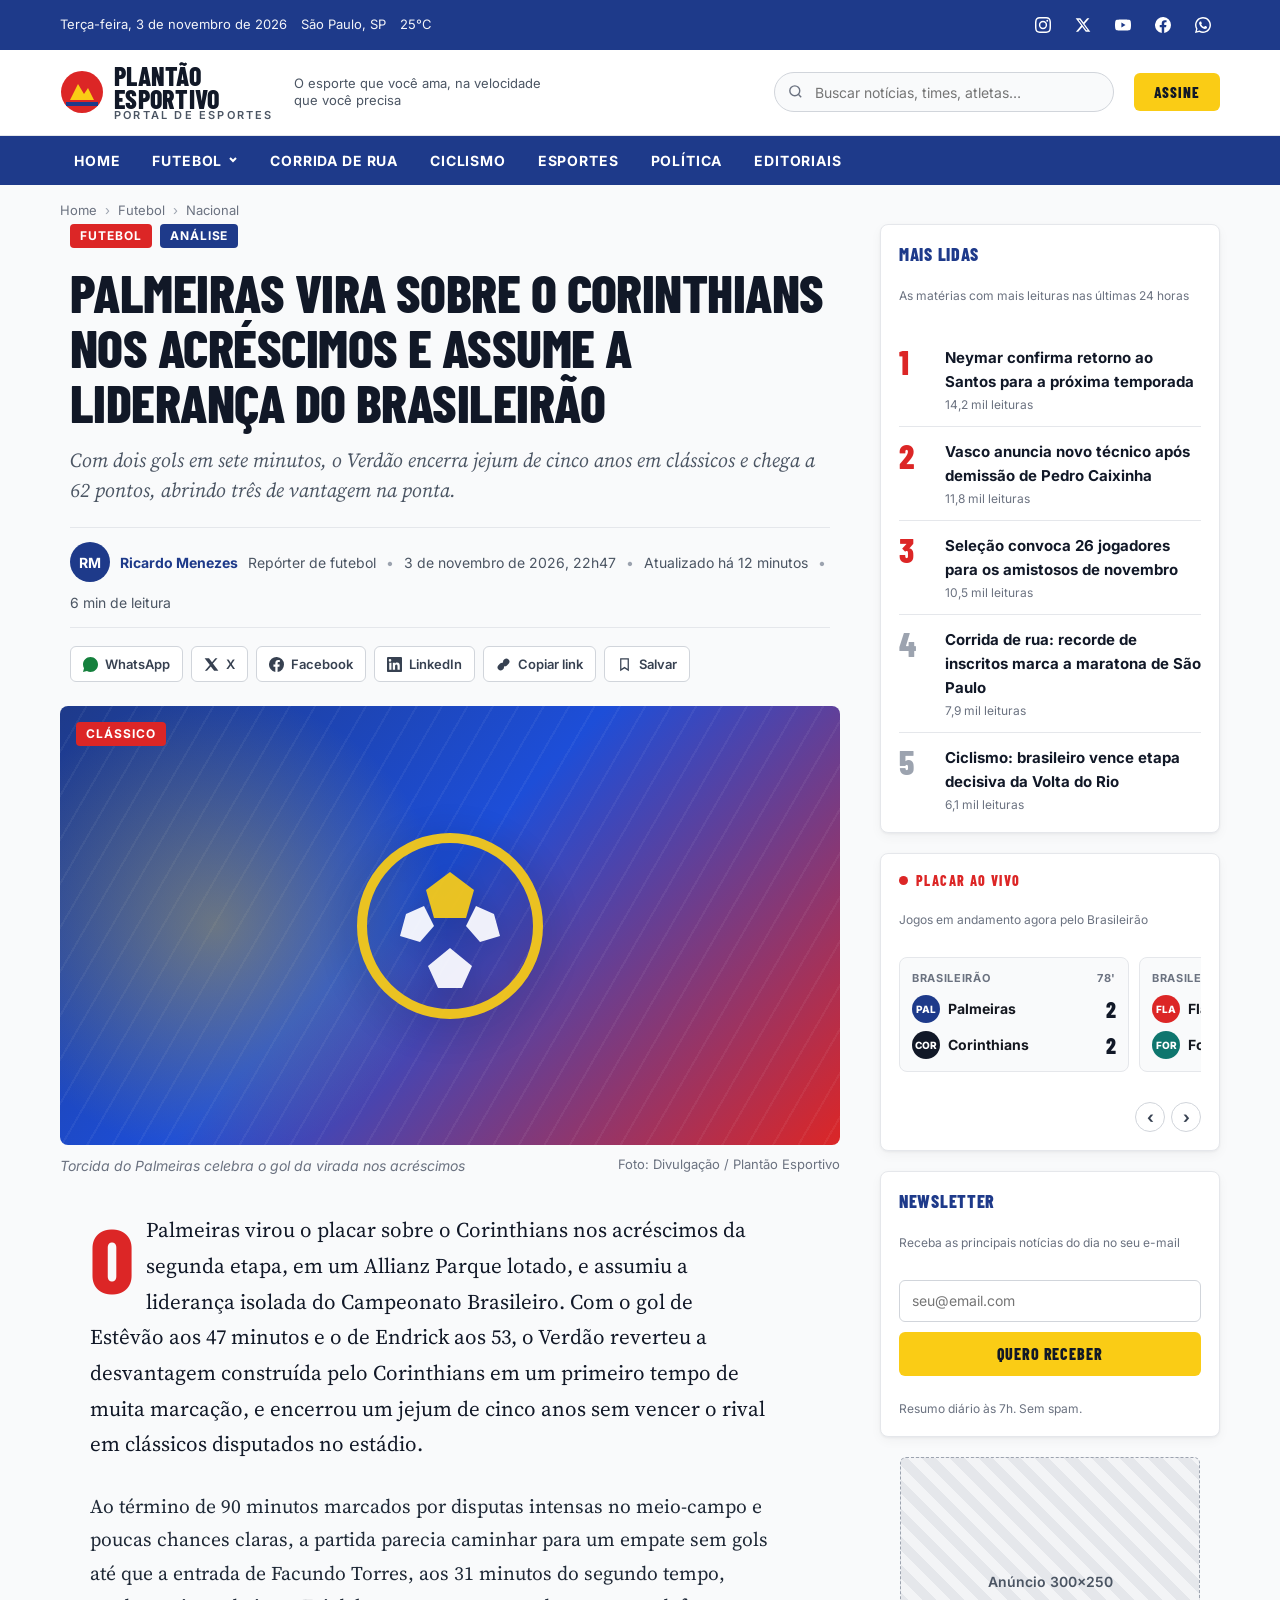
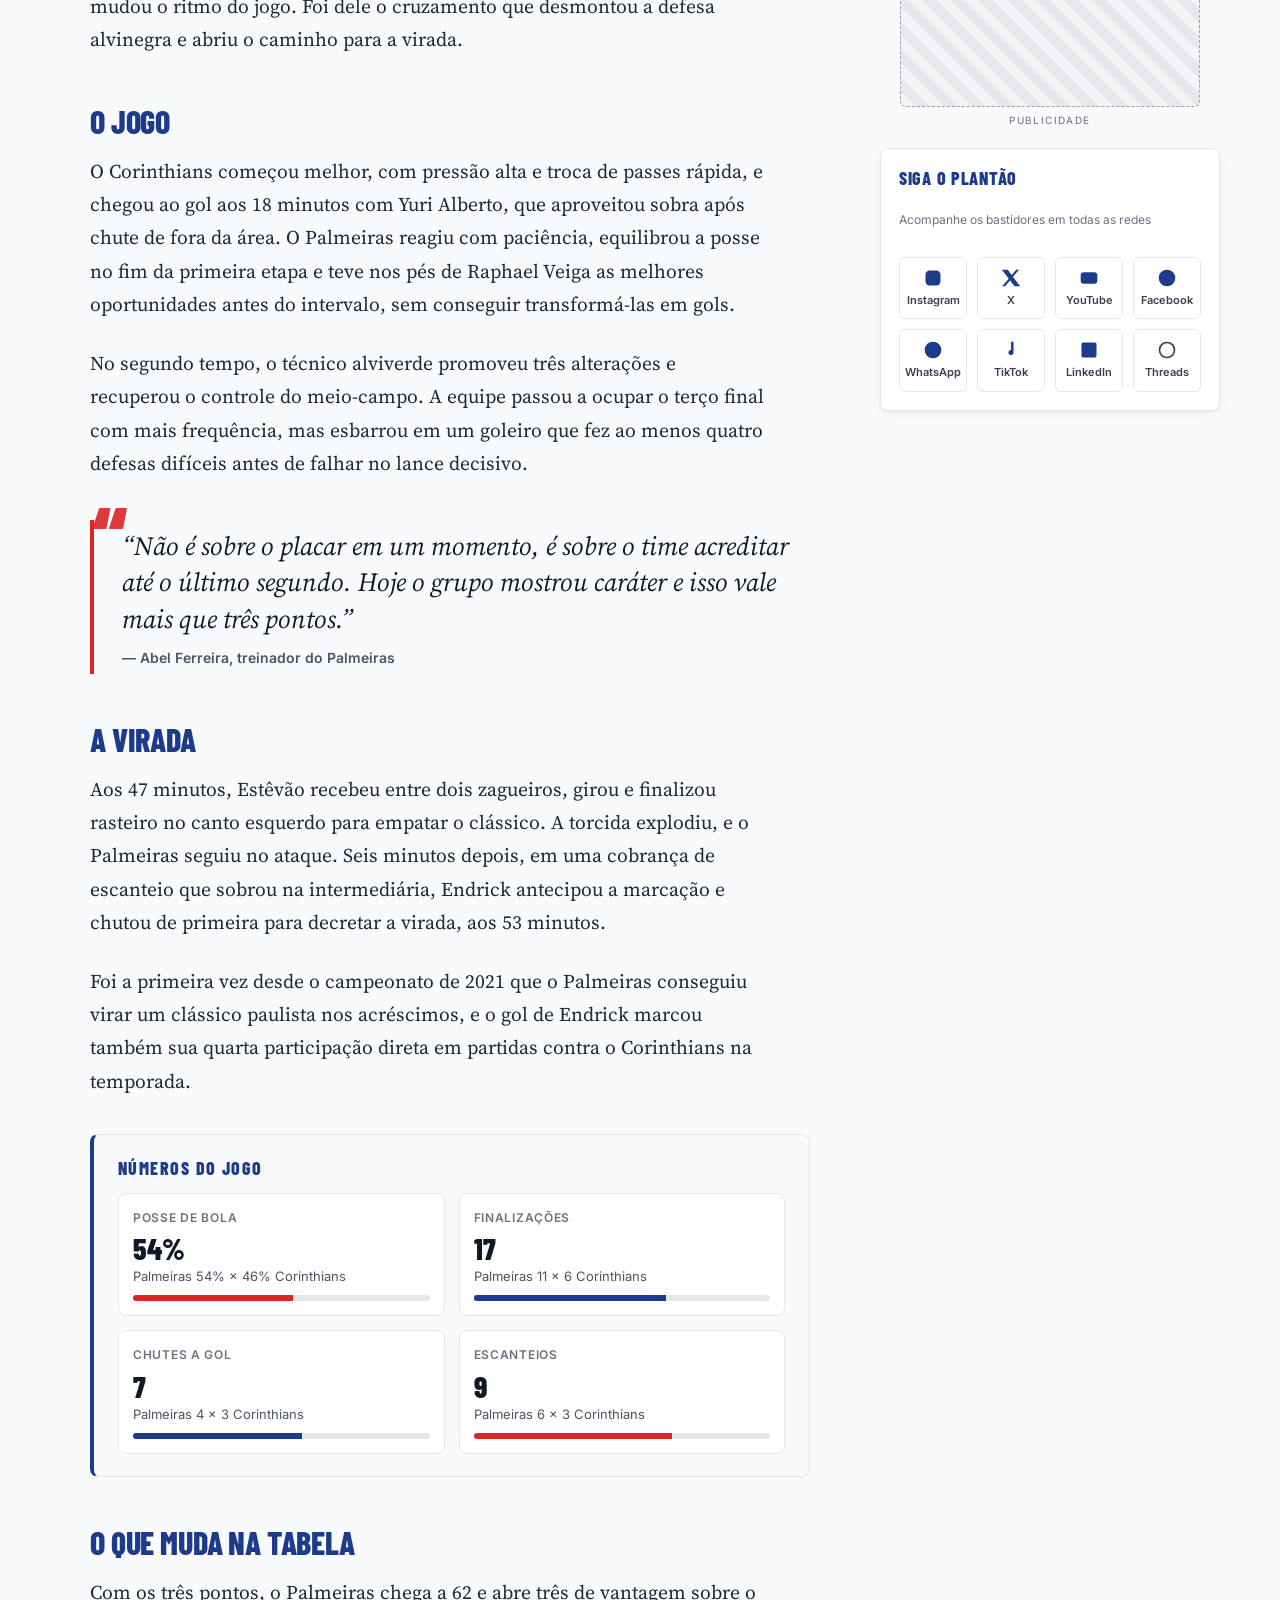
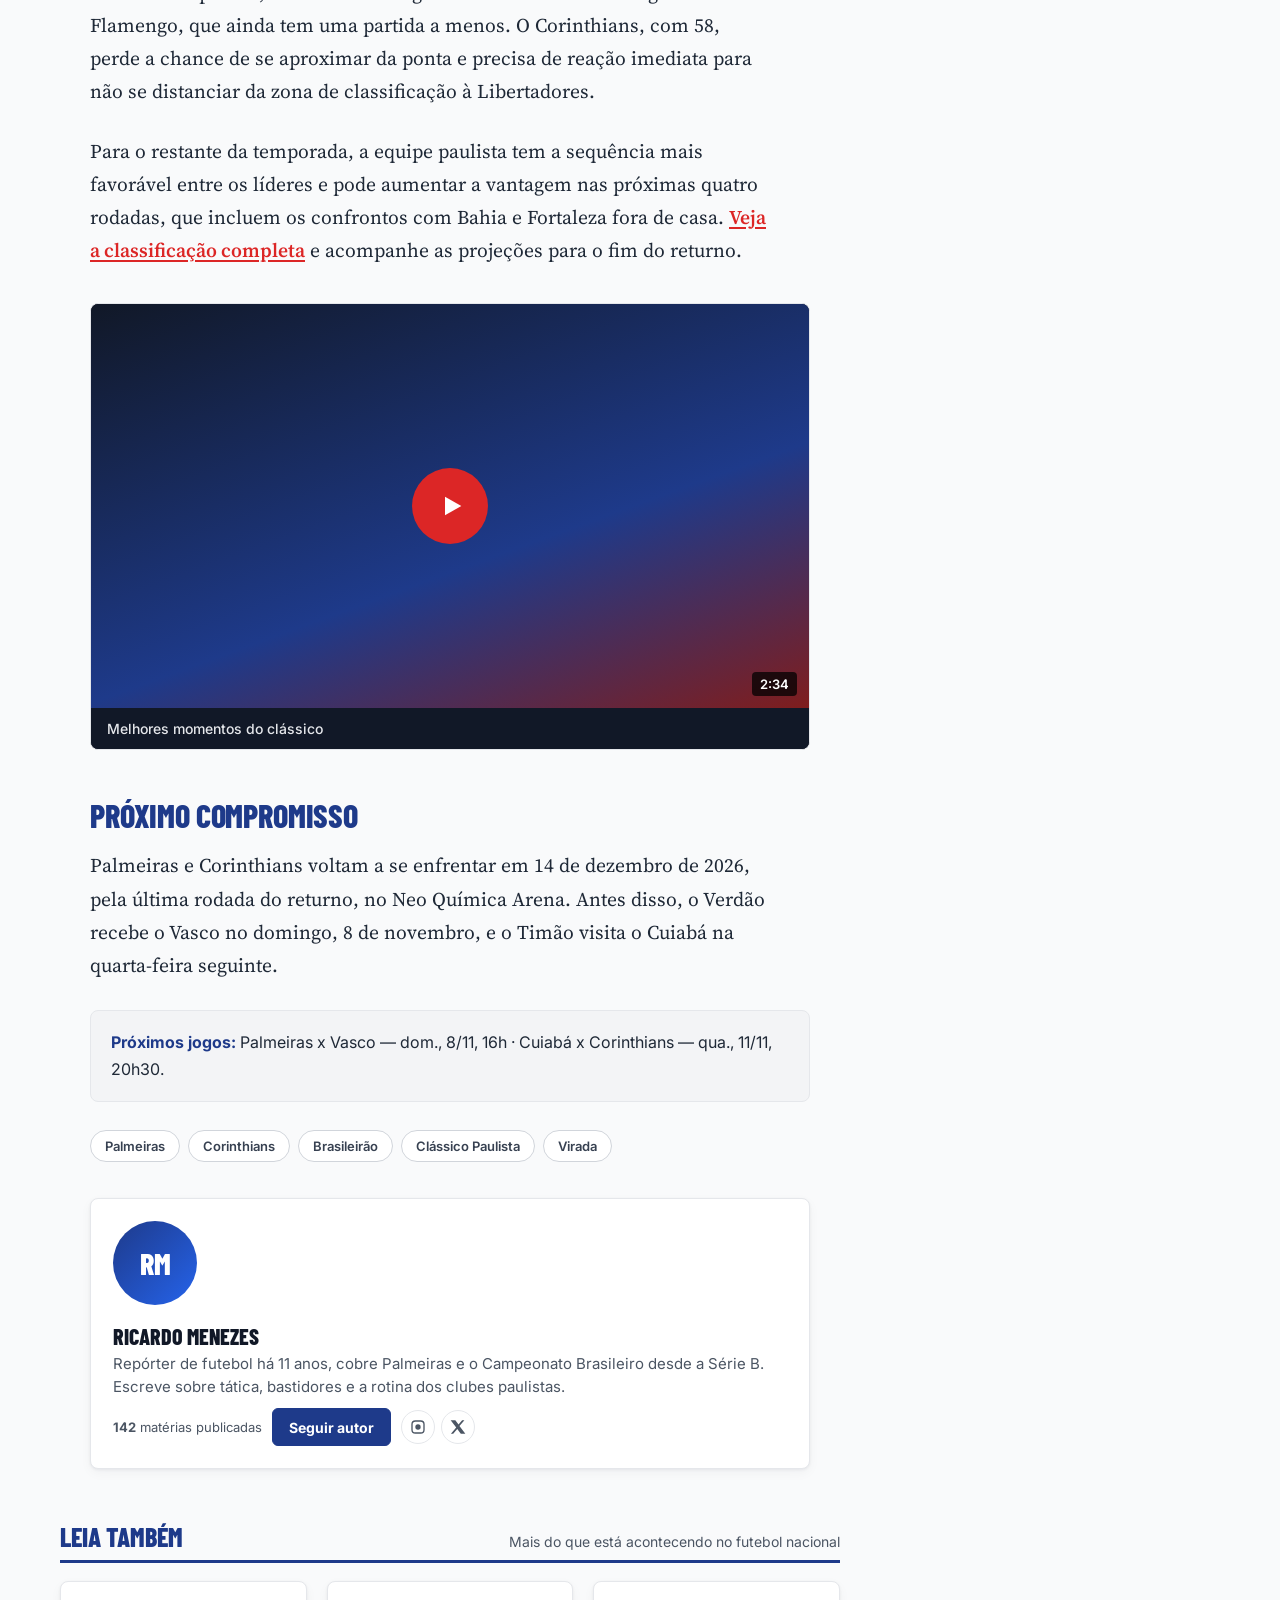
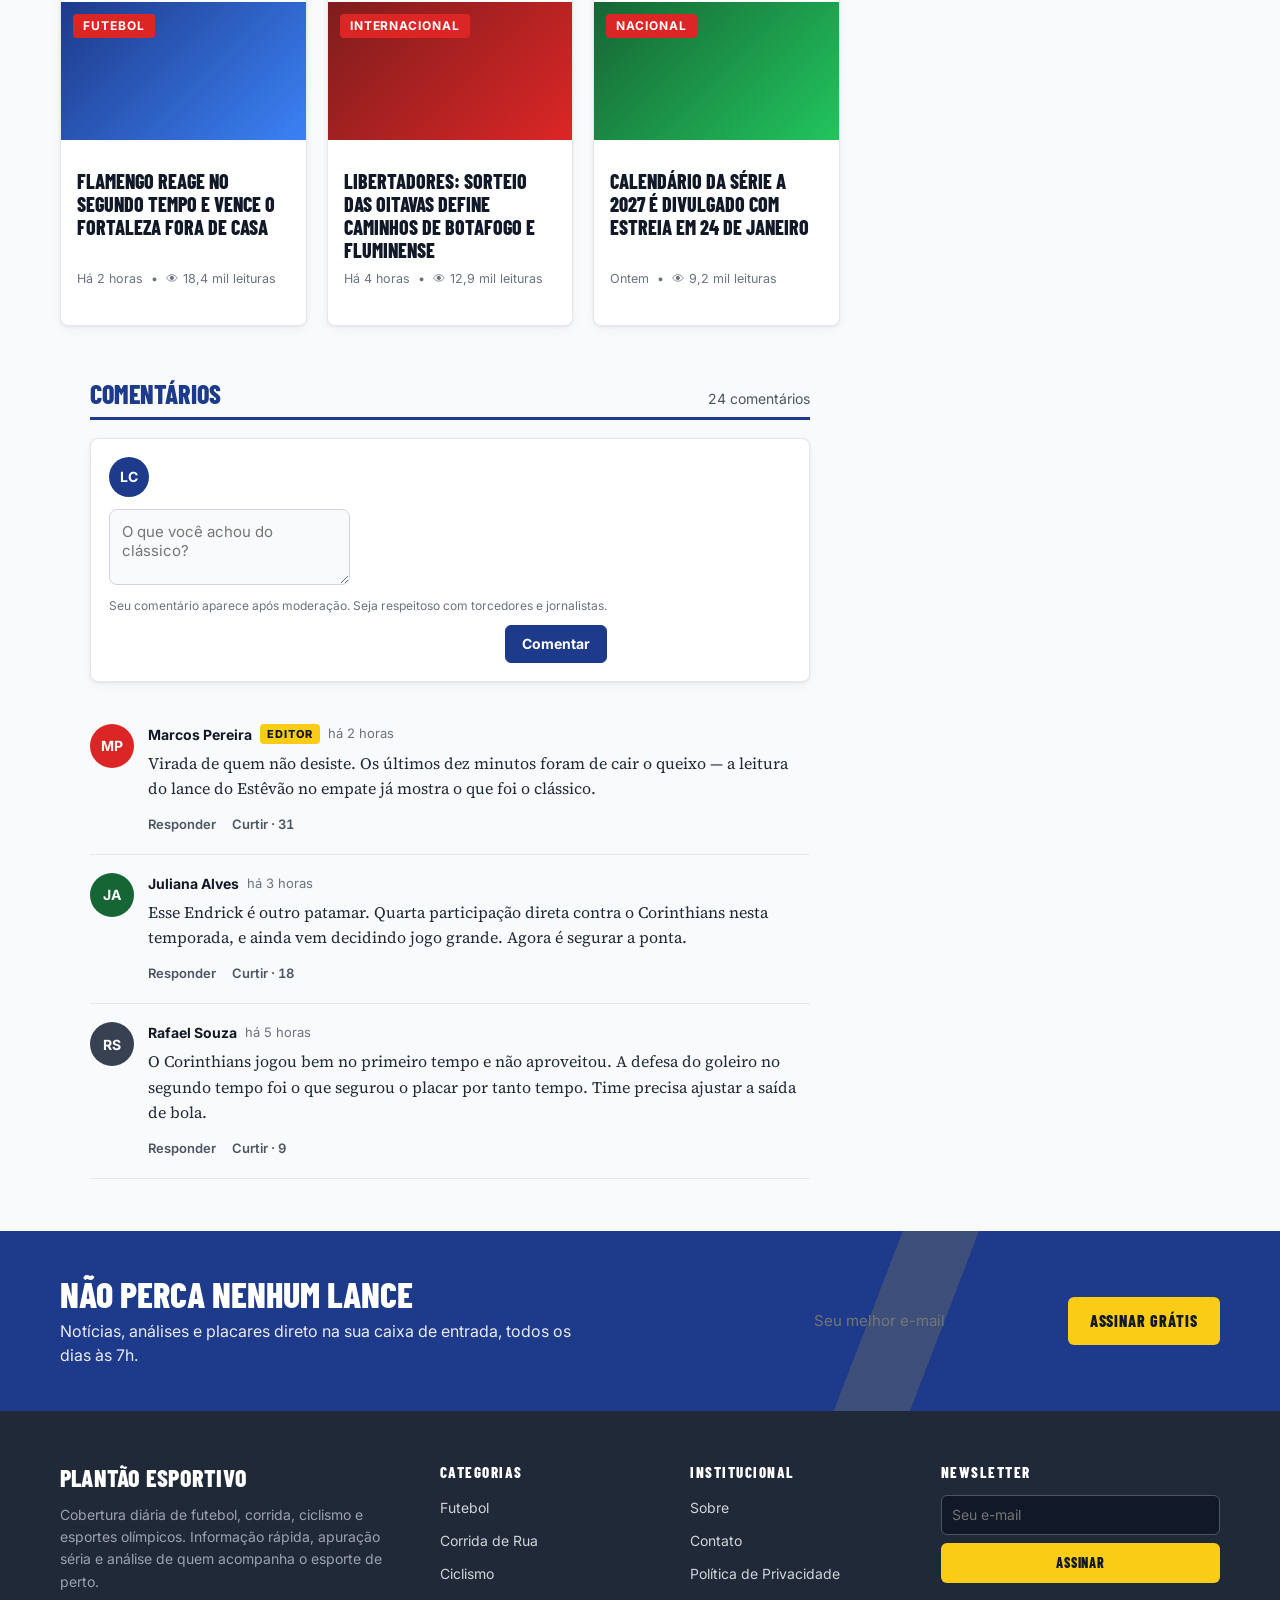
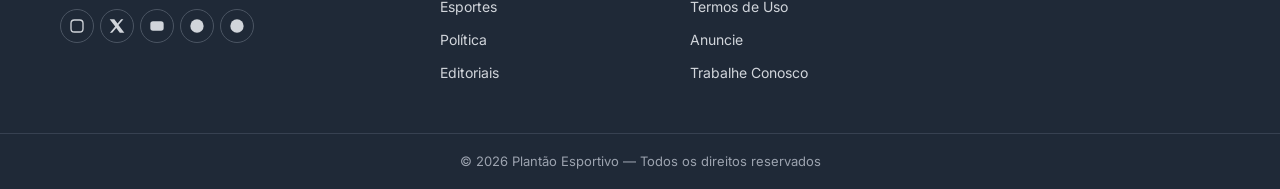
<file: public/assets/aistudio/Plant_o_Esportivo___Mat_ria_c2c9efda.html>
<!DOCTYPE html>
<html lang="pt-BR" data-theme="light">
<head>
<meta charset="UTF-8">
<meta name="viewport" content="width=device-width, initial-scale=1.0">
<title>Plantão Esportivo — Matéria</title>
<link rel="preconnect" href="https://fonts.googleapis.com">
<link rel="preconnect" href="https://fonts.gstatic.com" crossorigin>
<link rel="stylesheet" href="https://fonts.googleapis.com/css2?family=Barlow+Condensed:wght@600;700;800&family=Source+Serif+4:ital,wght@0,400;0,600;1,400&family=Inter:wght@400;500;600;700&display=swap">
<style>
/* Skip artifact shell — fixed styles served beside every artifact.
   Tokens, utilities and components (basecoat 1.0 markup, no CDN); artifacts
   override --accent for their own identity. */
:root {
  color-scheme: light dark;
  --accent: #2563eb;
  --accent-contrast: #ffffff;
  --accent-text: color-mix(in srgb, var(--accent) 72%, #000);
  --bg: #f8f9fb;
  --surface: #ffffff;
  --text: #14171f;
  --text-muted: #5b6472;
  --border: rgba(20, 23, 31, 0.10);
  --radius: 10px;
  --shadow: 0 1px 3px rgba(20, 23, 31, 0.08);
  --space: 16px;
  --success: #0a7a35;
  --danger: #c0262d;
  --warning: #8a5300;
}
/* Theme resolution. Without data-theme the viewer's system preference decides,
   as it always did. With it, the artifact's own choice wins in BOTH directions:
   a page that hardcodes one palette must not be handed the opposite set of
   tokens by the machine it happens to be opened on. The dark values appear
   twice because a media query cannot be folded into a selector list.
   The attribute sits inside :where() so these blocks keep the specificity of a
   bare :root — the page's own <style> is linked after this file and must go on
   overriding any token it wants, exactly as it could before. */
@media (prefers-color-scheme: dark) {
  :root:where(:not([data-theme="light"])) {
    --accent-text: color-mix(in srgb, var(--accent) 78%, #fff);
    --bg: #101318;
    --surface: #181c23;
    --text: #eef1f6;
    --text-muted: #9aa4b2;
    --border: rgba(238, 241, 246, 0.12);
    --shadow: 0 1px 3px rgba(0, 0, 0, 0.4);
    --success: #4ade80;
    --danger: #f87171;
    --warning: #fbbf24;
  }
}
:root:where([data-theme="dark"]) {
  color-scheme: dark;
  --accent-text: color-mix(in srgb, var(--accent) 78%, #fff);
  --bg: #101318;
  --surface: #181c23;
  --text: #eef1f6;
  --text-muted: #9aa4b2;
  --border: rgba(238, 241, 246, 0.12);
  --shadow: 0 1px 3px rgba(0, 0, 0, 0.4);
  --success: #4ade80;
  --danger: #f87171;
  --warning: #fbbf24;
}
:root:where([data-theme="light"]) { color-scheme: light; }
/* Pages generated before the shell had its own components still link the
   basecoat CDN, which reads its own tokens and switches theme only on a
   .dark class. Bridged to the shell's, whatever of it those pages use takes
   the page's accent and follows the declared theme. Its --accent token is a
   hover tint, renamed in its theme as --color-accent; the shell's --accent is
   the brand colour, so the tint is derived from it here. */
:root {
  --background: var(--bg);
  --foreground: var(--text);
  --card: var(--surface);
  --card-foreground: var(--text);
  --popover: var(--surface);
  --popover-foreground: var(--text);
  --primary: var(--accent);
  --primary-foreground: var(--accent-contrast);
  --secondary: color-mix(in srgb, var(--text) 7%, var(--surface));
  --secondary-foreground: var(--text);
  --muted: color-mix(in srgb, var(--text) 5%, var(--surface));
  --muted-foreground: var(--text-muted);
  --color-accent: color-mix(in srgb, var(--accent) 12%, var(--surface));
  --color-accent-foreground: var(--text);
  --destructive: var(--danger);
  --input: var(--border);
  --ring: var(--accent);
}
* { box-sizing: border-box; }
/* The reset the pages were written against: they all linked basecoat, which
   ships Tailwind's. Its components now live here, so the reset does too. */
*, ::before, ::after, ::backdrop { margin: 0; padding: 0; border: 0 solid; }
/* Preflight's rule too: without it a component class that sets display
   (.alert, .card, .btn…) beats the hidden attribute and shows the element. */
[hidden]:where(:not([hidden="until-found"])) { display: none !important; }
.hidden { display: none !important; }
h1, h2, h3, h4, h5, h6 { font-size: inherit; font-weight: inherit; }
a { color: inherit; text-decoration: inherit; }
b, strong { font-weight: bolder; }
ol, ul, menu { list-style: none; }
svg, video, canvas, iframe { display: block; vertical-align: middle; }
button, input, select, textarea { color: inherit; background-color: transparent; border-radius: 0; }
table { border-collapse: collapse; }
hr { height: 0; color: inherit; border-top-width: 1px; }
html, body { margin: 0; padding: 0; }
body {
  background: var(--bg);
  color: var(--text);
  font-family: system-ui, -apple-system, "Segoe UI", Roboto, sans-serif;
  line-height: 1.55;
  -webkit-font-smoothing: antialiased;
}
img { max-width: 100%; display: block; }

.shell-container { max-width: 1100px; margin: 0 auto; padding: 0 20px; }
.shell-section { padding: calc(var(--space) * 2) 0; }
.shell-grid { display: grid; gap: var(--space); grid-template-columns: repeat(auto-fit, minmax(220px, 1fr)); }
.shell-toolbar { display: flex; flex-wrap: wrap; gap: 10px; align-items: center; margin-bottom: var(--space); }
.shell-footer { padding: 24px 0 40px; color: var(--text-muted); font-size: 13px; }

.shell-hero { padding: calc(var(--space) * 3) 0 calc(var(--space) * 2); }
.shell-hero h1 { font-size: clamp(26px, 4vw, 40px); line-height: 1.15; margin: 0 0 10px; text-wrap: balance; }
.shell-hero p { color: var(--text-muted); max-width: 60ch; margin: 0; }

.panel {
  background: var(--surface);
  border: 1px solid var(--border);
  border-radius: var(--radius);
  box-shadow: var(--shadow);
  padding: var(--space);
}

.kpi { display: flex; flex-direction: column; gap: 4px; }
.kpi .kpi-value { font-size: clamp(22px, 2.3vw, 28px); font-weight: 650; line-height: 1.1; overflow-wrap: anywhere; font-variant-numeric: tabular-nums; }
.kpi .kpi-label { font-size: 13px; color: var(--text-muted); }
.kpi .kpi-delta { font-size: 12.5px; font-weight: 600; }
.kpi .kpi-delta.up { color: var(--success); }
.kpi .kpi-delta.down { color: var(--danger); }

table.shell-table { border-collapse: collapse; width: 100%; font-size: 14px; }
table.shell-table th {
  text-align: left; font-size: 11.5px; letter-spacing: 0.05em; text-transform: uppercase;
  color: var(--text-muted); font-weight: 600;
}
table.shell-table th, table.shell-table td { padding: 9px 12px 9px 0; border-bottom: 1px solid var(--border); }
table.shell-table td.num, table.shell-table th.num { text-align: right; font-variant-numeric: tabular-nums; }
table.shell-table tbody tr:hover { background: color-mix(in srgb, var(--accent) 6%, transparent); }

.chart-box { width: 100%; min-height: 220px; }
.chart-box svg { width: 100%; height: auto; display: block; }
.chart-legend { display: flex; flex-wrap: wrap; justify-content: center; gap: 6px 16px; margin-top: 12px; font-size: 12.5px; color: var(--text-muted); }
.chart-legend span { display: inline-flex; align-items: center; gap: 6px; }
.chart-legend i { width: 9px; height: 9px; border-radius: 50%; display: inline-block; }
.chart-legend b { color: var(--text); font-weight: 600; font-variant-numeric: tabular-nums; }

.muted { color: var(--text-muted); }
.accent { color: var(--accent-text); }
.shell-badge, .eyebrow {
  display: inline-flex; align-items: center; gap: 6px;
  font-size: 12px; font-weight: 600; padding: 3px 10px; border-radius: 999px;
  background: color-mix(in srgb, var(--accent) 12%, transparent); color: var(--accent-text);
}
/* A pill keeps its content width inside flex and grid columns, which would
   otherwise stretch it across the card; a centred parent still centres it. */
.shell-badge, .eyebrow, .badge { width: fit-content; max-width: 100%; }

@media (prefers-reduced-motion: no-preference) {
  .shell-fade { animation: shell-fade 400ms ease both; }
  @keyframes shell-fade { from { opacity: 0; transform: translateY(6px); } to { opacity: 1; transform: none; } }
}

/* Layout and type utilities: what the pages kept spelling in style="".
   Spacing and type sizes follow Tailwind's scale; there is no Tailwind. */
.row { display: flex; flex-wrap: wrap; align-items: center; gap: 12px; }
.stack { display: flex; flex-direction: column; gap: var(--space); }
.between { justify-content: space-between; }
.grow { flex: 1 1 0; min-width: 0; }
.cols-2, .cols-3, .cols-4, .cols-5 { display: grid; gap: var(--space); grid-template-columns: minmax(0, 1fr); }
@media (min-width: 720px) {
  .cols-2, .cols-4 { grid-template-columns: repeat(2, minmax(0, 1fr)); }
  .cols-3 { grid-template-columns: repeat(3, minmax(0, 1fr)); }
  .cols-5 { grid-template-columns: repeat(3, minmax(0, 1fr)); }
}
@media (min-width: 1000px) { .cols-4 { grid-template-columns: repeat(4, minmax(0, 1fr)); } }
@media (min-width: 1100px) { .cols-5 { grid-template-columns: repeat(5, minmax(0, 1fr)); } }
.gap-1 { gap: 4px; } .gap-2 { gap: 8px; } .gap-3 { gap: 12px; } .gap-4 { gap: 16px; } .gap-6 { gap: 24px; }
.m-0 { margin: 0; }
.mt-1 { margin-top: 4px; } .mt-2 { margin-top: 8px; } .mt-3 { margin-top: 12px; } .mt-4 { margin-top: 16px; } .mt-6 { margin-top: 24px; }
.mb-1 { margin-bottom: 4px; } .mb-2 { margin-bottom: 8px; } .mb-3 { margin-bottom: 12px; } .mb-4 { margin-bottom: 16px; } .mb-6 { margin-bottom: 24px; }
.p-2 { padding: 8px; } .p-3 { padding: 12px; } .p-4 { padding: 16px; } .p-6 { padding: 24px; }
.text-xs { font-size: 12px; } .text-sm { font-size: 14px; } .text-base { font-size: 16px; }
.text-lg { font-size: 18px; } .text-xl { font-size: 20px; line-height: 1.35; }
.text-2xl { font-size: 24px; line-height: 1.25; } .text-3xl { font-size: 30px; line-height: 1.2; }
.font-medium { font-weight: 500; } .font-semibold { font-weight: 600; } .font-bold { font-weight: 700; }
.text-right { text-align: right; } .text-center { text-align: center; }
.nowrap { white-space: nowrap; }
.truncate { overflow: hidden; text-overflow: ellipsis; white-space: nowrap; }
.mono { font-family: ui-monospace, SFMono-Regular, Menlo, monospace; font-variant-numeric: tabular-nums; }
.w-full { width: 100%; }
.text-success { color: var(--success); } .text-danger { color: var(--danger); } .text-warning { color: var(--warning); }

/* Components, with basecoat 1.0 markup (variants and sizes are data
   attributes) and the shell tokens, so a page needs neither component CSS
   nor a CSS framework. An older page that also links basecoat gets these
   rules after it, over the same properties. */
button, input, select, textarea { font: inherit; }
input[type="checkbox"], input[type="radio"] { accent-color: var(--accent); }
:focus-visible { outline: 2px solid var(--accent); outline-offset: 2px; }

.btn {
  display: inline-flex; align-items: center; justify-content: center; gap: 6px;
  height: 36px; padding: 0 14px; border: 1px solid transparent; border-radius: calc(var(--radius) - 2px);
  background: var(--accent); color: var(--accent-contrast);
  font-size: 14px; font-weight: 500; line-height: 1; white-space: nowrap; text-decoration: none; cursor: pointer;
  transition: background-color 150ms ease, border-color 150ms ease, color 150ms ease;
}
.btn:hover { background: color-mix(in srgb, var(--accent) 86%, #000); }
.btn:disabled, .btn[aria-disabled="true"] { opacity: 0.5; pointer-events: none; }
.btn[data-variant="secondary"] { background: color-mix(in srgb, var(--text) 8%, var(--surface)); color: var(--text); }
.btn[data-variant="secondary"]:hover { background: color-mix(in srgb, var(--text) 14%, var(--surface)); }
.btn[data-variant="outline"] { background: var(--surface); color: var(--text); border-color: var(--border); }
.btn[data-variant="ghost"] { background: transparent; color: var(--text); }
.btn[data-variant="outline"]:hover, .btn[data-variant="ghost"]:hover { background: color-mix(in srgb, var(--accent) 10%, var(--surface)); }
.btn[data-variant="destructive"] { background: var(--danger); color: var(--bg); }
.btn[data-variant="destructive"]:hover { background: color-mix(in srgb, var(--danger) 86%, var(--text)); }
.btn[data-variant="link"] { height: auto; padding: 0; background: none; color: var(--accent-text); text-decoration: underline; text-underline-offset: 3px; }
.btn[data-size="sm"] { height: 30px; padding: 0 10px; font-size: 13px; }
.btn[data-size="lg"] { height: 42px; padding: 0 20px; font-size: 15px; }
.btn[data-size="icon"] { width: 36px; padding: 0; }

.badge {
  display: inline-flex; align-items: center; gap: 4px; padding: 2px 8px;
  border: 1px solid transparent; border-radius: 999px; background: var(--accent); color: var(--accent-contrast);
  font-size: 12px; font-weight: 600; line-height: 1.5; white-space: nowrap;
}
.badge[data-variant="secondary"] { background: color-mix(in srgb, var(--text) 8%, var(--surface)); color: var(--text); }
.badge[data-variant="outline"] { background: transparent; color: var(--text); border-color: var(--border); }
.badge[data-variant="destructive"] { background: color-mix(in srgb, var(--danger) 14%, var(--surface)); color: var(--danger); }

.alert {
  display: grid; gap: 4px; padding: 12px 16px; border: 1px solid var(--border); border-radius: var(--radius);
  background: var(--surface); color: var(--text); font-size: 14px;
}
.alert h2, .alert h3 { margin: 0; font-size: 14px; font-weight: 600; }
.alert p, .alert section { margin: 0; color: var(--text-muted); }
.alert[data-variant="destructive"] { border-color: color-mix(in srgb, var(--danger) 45%, var(--border)); background: color-mix(in srgb, var(--danger) 7%, var(--surface)); color: var(--danger); }

.card {
  display: flex; flex-direction: column; gap: 16px; padding: 20px 0;
  border: 1px solid var(--border); border-radius: calc(var(--radius) + 2px);
  background: var(--surface); color: var(--text); box-shadow: var(--shadow);
}
.card > header, .card > section, .card > footer { padding: 0 20px; }
.card > header { display: grid; gap: 4px; }
.card > header h2, .card > header h3 { margin: 0; font-size: 16px; font-weight: 600; line-height: 1.3; }
.card > header p { margin: 0; color: var(--text-muted); font-size: 14px; }
.card > footer { display: flex; flex-wrap: wrap; align-items: center; gap: 8px; }

.input {
  width: 100%; min-height: 36px; padding: 6px 12px; border: 1px solid var(--border); border-radius: calc(var(--radius) - 2px);
  background: var(--surface); color: var(--text); font-size: 14px;
}
textarea.input { min-height: 84px; resize: vertical; }
.input::placeholder { color: var(--text-muted); }
.input:focus { outline: none; border-color: var(--accent); box-shadow: 0 0 0 3px color-mix(in srgb, var(--accent) 25%, transparent); }
.field { display: grid; gap: 6px; }
.field label { font-size: 14px; font-weight: 500; }
.field [role="alert"] { color: var(--danger); font-size: 13px; }

dialog.dialog {
  width: min(520px, calc(100vw - 32px)); max-height: calc(100vh - 32px); margin: auto; padding: 0;
  border: 1px solid var(--border); border-radius: calc(var(--radius) + 4px);
  background: var(--surface); color: var(--text); box-shadow: 0 20px 50px rgba(0, 0, 0, 0.25);
}
dialog.dialog::backdrop { background: rgba(0, 0, 0, 0.5); }
dialog.dialog > div { display: grid; gap: 16px; padding: 24px; }
dialog.dialog header { display: grid; gap: 4px; }
dialog.dialog header h2 { margin: 0; font-size: 18px; font-weight: 600; }
dialog.dialog header p { margin: 0; color: var(--text-muted); font-size: 14px; }
dialog.dialog footer { display: flex; flex-wrap: wrap; justify-content: flex-end; gap: 8px; }

.tabs { display: grid; gap: 12px; }
.tabs > [role="tablist"] {
  display: inline-flex; gap: 4px; width: fit-content; max-width: 100%; padding: 4px; overflow-x: auto;
  border-radius: var(--radius); background: color-mix(in srgb, var(--text) 6%, var(--surface));
}
.tabs [role="tab"] {
  padding: 6px 12px; border: 0; border-radius: calc(var(--radius) - 4px); background: transparent;
  color: var(--text-muted); font-size: 14px; font-weight: 500; white-space: nowrap; cursor: pointer;
}
.tabs [role="tab"][aria-selected="true"] { background: var(--surface); color: var(--text); box-shadow: var(--shadow); }
.tabs [role="tabpanel"][hidden] { display: none; }

.accordion > details { border-bottom: 1px solid var(--border); }
.accordion > details > summary {
  display: flex; align-items: center; justify-content: space-between; gap: 12px;
  padding: 14px 0; font-weight: 500; list-style: none; cursor: pointer;
}
.accordion > details > summary::-webkit-details-marker { display: none; }
.accordion > details > summary::after { content: "+"; color: var(--text-muted); font-size: 18px; line-height: 1; }
.accordion > details[open] > summary::after { content: "\2212"; }
.accordion > details > :not(summary) { margin: 0 0 14px; color: var(--text-muted); }

.toaster {
  position: fixed; right: 16px; bottom: 16px; z-index: 50; display: flex; flex-direction: column-reverse; gap: 8px;
  width: min(360px, calc(100vw - 32px)); pointer-events: none;
}
.toaster .toast { pointer-events: auto; transition: opacity 200ms ease, transform 200ms ease; }
.toaster .toast[aria-hidden="true"] { opacity: 0; transform: translateY(8px); }
.toaster .toast-content {
  padding: 12px 14px; border: 1px solid var(--border); border-radius: var(--radius);
  background: var(--surface); color: var(--text); box-shadow: 0 8px 24px rgba(0, 0, 0, 0.12); font-size: 13px;
}
.toaster .toast-content h2 { margin: 0 0 2px; font-size: 14px; font-weight: 600; }
.toaster .toast-content p { margin: 0; color: var(--text-muted); }

/* skipUI building blocks. */
.skip-table-search { max-width: 320px; margin-bottom: 12px; }
.skip-table-wrap { overflow-x: auto; }
table.shell-table th[data-sort] { cursor: pointer; user-select: none; }
table.shell-table th[aria-sort="ascending"]::after { content: " \25B2"; font-size: 9px; }
table.shell-table th[aria-sort="descending"]::after { content: " \25BC"; font-size: 9px; }
table.shell-table td.skip-table-empty { color: var(--text-muted); text-align: center; padding: 24px 0; }
.skip-pager { display: flex; flex-wrap: wrap; align-items: center; justify-content: space-between; gap: 12px; margin-top: 12px; font-size: 13px; color: var(--text-muted); }
.toaster .toast[data-type="success"] .toast-content { border-left: 3px solid var(--success); }
.toaster .toast[data-type="error"] .toast-content { border-left: 3px solid var(--danger); }

</style>
<script>
/* Skip artifact shell — fixed helpers served beside every artifact. */
(function () {
  "use strict";

  var fmt = {
    num: function (v, opts) { return new Intl.NumberFormat("pt-BR", opts || {}).format(v); },
    brl: function (v) { return new Intl.NumberFormat("pt-BR", { style: "currency", currency: "BRL" }).format(v); },
    pct: function (v) { return new Intl.NumberFormat("pt-BR", { style: "percent", maximumFractionDigits: 1 }).format(v); },
    compact: function (v) { return new Intl.NumberFormat("pt-BR", { notation: "compact", maximumFractionDigits: 1 }).format(v); },
    brlCompact: function (v) { return new Intl.NumberFormat("pt-BR", { style: "currency", currency: "BRL", notation: "compact", maximumFractionDigits: 1 }).format(v); }
  };

  // axisLabels formats the five y-axis ticks in the unit the chart declared
  // (percent, BRL or plain numbers), compact so long values never clip, with
  // the fewest decimals that still print every tick exactly (1,5 mi, not 2 mi).
  function axisLabels(format, ticks) {
    function at(digits) {
      var opts = { notation: "compact", maximumFractionDigits: digits };
      if (format === "pct") opts = { style: "percent", maximumFractionDigits: digits };
      else if (format === "brl") opts = { style: "currency", currency: "BRL", notation: "compact", maximumFractionDigits: digits };
      var nf = new Intl.NumberFormat("pt-BR", opts);
      return ticks.map(function (t) { return nf.format(t); });
    }
    for (var digits = 0; digits < 2; digits++) {
      if (at(digits).join("|") === at(digits + 1).join("|")) return at(digits);
    }
    return at(2);
  }

  // yAxisPad formats the ticks and measures the left padding they need from
  // the longest one; drawYAxis then draws the grid and the labels.
  function yAxisPad(format, max) {
    var labels = axisLabels(format, [0, max / 4, max / 2, (max * 3) / 4, max]);
    var longest = labels.reduce(function (m, l) { return Math.max(m, l.length); }, 0);
    return { labels: labels, padL: Math.max(40, Math.round(longest * 6.2) + 14) };
  }
  function drawYAxis(svg, axis, W, padR, padT, plotH) {
    for (var g = 0; g <= 4; g++) {
      var gy = padT + plotH - (plotH * g) / 4;
      svg.appendChild(svgEl("line", { x1: axis.padL, y1: gy, x2: W - padR, y2: gy, stroke: "currentColor", "stroke-opacity": 0.08 }));
      var lbl = svgEl("text", { x: axis.padL - 8, y: gy + 4, "text-anchor": "end", "font-size": 10, fill: mutedColor() });
      lbl.textContent = axis.labels[g];
      svg.appendChild(lbl);
    }
  }

  // xLabelStep: show every k-th category label so labels never overlap, and
  // always the last one (counted back from the end).
  function xLabelStep(labels, step) {
    var longest = labels.reduce(function (m, l) { return Math.max(m, String(l).length); }, 0);
    return Math.max(1, Math.ceil((longest * 6.4 + 8) / Math.max(step, 1)));
  }
  function drawXLabel(svg, text, x, y, W, edgeGuard) {
    var anchor = "middle";
    var half = String(text).length * 3.2;
    if (edgeGuard && x - half < 4) anchor = "start";
    if (edgeGuard && x + half > W - 4) anchor = "end";
    var tx = svgEl("text", { x: x, y: y, "text-anchor": anchor, "font-size": 11, fill: mutedColor() });
    tx.textContent = text;
    svg.appendChild(tx);
  }
  // categoryLines fits a bar's category name in its slot: one line, two lines
  // split at a space, or cut with "…". A bar without its name can't be read, so
  // categories are never skipped; null when the slot is too narrow for that.
  function categoryLines(text, slot) {
    var fit = Math.floor((slot - 6) / 6.4);
    var s = String(text);
    if (fit < 4) return null;
    if (s.length <= fit) return [s];
    var cut = function (t) { return t.length <= fit ? t : t.slice(0, fit - 1).trimEnd() + "…"; };
    var best = -1;
    for (var i = 0; i < s.length; i++) {
      if (s[i] === " " && (best < 0 || Math.abs(s.length / 2 - i) < Math.abs(s.length / 2 - best))) best = i;
    }
    if (best < 0) return [cut(s)];
    return [cut(s.slice(0, best)), cut(s.slice(best + 1))];
  }
  function legend(el, items) {
    var box = document.createElement("div");
    box.className = "chart-legend";
    items.forEach(function (it) {
      var row = document.createElement("span");
      var dot = document.createElement("i");
      dot.style.background = it.color;
      row.appendChild(dot);
      row.appendChild(document.createTextNode((it.label || "") + (it.value ? " " : "")));
      if (it.value) {
        var v = document.createElement("b");
        v.textContent = it.value;
        row.appendChild(v);
      }
      box.appendChild(row);
    });
    resolve(el).appendChild(box);
  }
  var seriesPalette = ["#1baf7a", "#eda100", "#e34948", "#4a3aa7", "#e87ba4", "#0ea5b7"];

  // format accepts a function OR one of the fmt names ("num" | "brl" | "pct").
  // A page's function may return nothing or throw: the chart prints its
  // number instead of taking the rest of the page script down with it.
  function coerceFormat(spec) {
    if (typeof spec === "function") {
      return function (v) {
        try {
          var out = spec(v);
          return out == null ? "" : String(out);
        } catch (e) {
          return fmt.num(v);
        }
      };
    }
    if (typeof spec === "string" && fmt[spec]) return fmt[spec];
    return function (v) { return fmt.num(v); };
  }

  function accent() {
    return getComputedStyle(document.documentElement).getPropertyValue("--accent").trim() || "#2563eb";
  }
  function mutedColor() {
    return getComputedStyle(document.documentElement).getPropertyValue("--text-muted").trim() || "#5b6472";
  }
  function svgEl(tag, attrs) {
    var el = document.createElementNS("http://www.w3.org/2000/svg", tag);
    for (var k in attrs) el.setAttribute(k, attrs[k]);
    return el;
  }
  function frame(el, w, h) {
    var svg = svgEl("svg", { viewBox: "0 0 " + w + " " + h, role: "img" });
    el = resolve(el);
    el.innerHTML = "";
    el.appendChild(svg);
    return svg;
  }

  // maxOf guards the axis scale: empty values would give -Infinity (truthy,
  // so "|| 1" can't catch it) and a non-positive max would flip the chart.
  // finite reads a chart value as a number, 0 when it is not one (NaN,
  // Infinity, a stray string), so one bad value cannot blank the axis.
  function finite(v) {
    var n = +v;
    return isFinite(n) ? n : 0;
  }

  function maxOf(values) {
    var m = values.length ? Math.max.apply(null, values.map(finite)) : 0;
    return m > 0 ? m : 1;
  }

  // labelsFor pads or trims the category names to the n points drawn: pages
  // pass labels and values of different lengths, and one throw here loses
  // every section the page renders after the chart.
  function labelsFor(cfg, n) {
    var out = [];
    for (var i = 0; i < n; i++) out.push(cfg.labels && cfg.labels[i] != null ? String(cfg.labels[i]) : "");
    return out;
  }

  // niceMax rounds the scale up so the four grid steps land on round values
  // (1, 1.5, 2, 2.5, 3, 4, 5, 6 or 8 × 10^k) and the tick labels read exactly.
  function niceMax(max) {
    var raw = max / 4;
    var mag = Math.pow(10, Math.floor(Math.log10(raw)));
    var res = raw / mag;
    var steps = [1, 1.5, 2, 2.5, 3, 4, 5, 6, 8, 10];
    var nice = steps.filter(function (s) { return s >= res - 1e-9; })[0];
    return nice * mag * 4;
  }

  // bar(el, {labels:[], values:[], color?, format?}) — vertical bar chart.
  function bar(el, cfg) {
    var W = 640, H = 280, padB = 30, padT = 12, padR = 12;
    var max = niceMax(maxOf(cfg.values));
    var axis = yAxisPad(cfg.format, max);
    var svg = frame(el, W, H);
    var n = cfg.values.length;
    var labels = labelsFor(cfg, n);
    var plotW = W - axis.padL - padR;
    var step = plotW / n, bw = Math.min(step * 0.62, 64);
    var names = labels.map(function (l) { return categoryLines(l, step); });
    var named = names.every(Boolean);
    if (named && names.some(function (l) { return l.length > 1; })) padB = 42;
    var plotH = H - padT - padB;
    var color = cfg.color || accent();
    var f = coerceFormat(cfg.format);
    var every = xLabelStep(labels, step);
    drawYAxis(svg, axis, W, padR, padT, plotH);
    cfg.values.forEach(function (v, i) {
      var bh = Math.max(0, (finite(v) / max) * plotH);
      var x = axis.padL + i * step + (step - bw) / 2;
      var y = padT + plotH - bh;
      var r = svgEl("rect", { x: x, y: y, width: bw, height: bh, rx: 4, fill: (cfg.colors && cfg.colors[i]) || color });
      var t = svgEl("title", {});
      t.textContent = labels[i] + ": " + f(v);
      r.appendChild(t);
      svg.appendChild(r);
      if (named) {
        names[i].forEach(function (text, li) {
          drawXLabel(svg, text, x + bw / 2, padT + plotH + 18 + li * 13, W, false);
        });
      } else if ((n - 1 - i) % every === 0) {
        drawXLabel(svg, labels[i], x + bw / 2, H - 10, W, false);
      }
    });
  }

  // line(el, {labels:[], values:[] | series:[{label, values, color?}], color?, format?})
  // — one line, or several series on one scale with a legend under the chart.
  function line(el, cfg) {
    var W = 640, H = 280, padB = 30, padT = 12, padR = 16;
    var series = cfg.series && cfg.series.length
      ? cfg.series
      : [{ label: "", values: cfg.values || [], color: cfg.color }];
    var all = [];
    series.forEach(function (s) { all = all.concat(s.values || []); });
    var max = niceMax(maxOf(all));
    var axis = yAxisPad(cfg.format, max);
    var svg = frame(el, W, H);
    var n = series.reduce(function (m, s) { return Math.max(m, (s.values || []).length); }, 0);
    var labels = labelsFor(cfg, n);
    var plotW = W - axis.padL - padR, plotH = H - padT - padB;
    var f = coerceFormat(cfg.format);
    drawYAxis(svg, axis, W, padR, padT, plotH);
    var xs = labels.map(function (_, i) { return axis.padL + (n === 1 ? plotW / 2 : (plotW * i) / (n - 1)); });
    var every = xLabelStep(labels, n > 1 ? plotW / (n - 1) : plotW);
    labels.forEach(function (label, i) {
      if ((n - 1 - i) % every === 0) drawXLabel(svg, label, xs[i], H - 10, W, true);
    });
    var colors = series.map(function (s, si) {
      return s.color || (si === 0 ? (cfg.color || accent()) : seriesPalette[(si - 1) % seriesPalette.length]);
    });
    series.forEach(function (s, si) {
      var color = colors[si];
      var pts = (s.values || []).map(function (v, i) { return [xs[i], padT + plotH - (finite(v) / max) * plotH]; });
      var d = pts.map(function (p, i) { return (i ? "L" : "M") + p[0].toFixed(1) + " " + p[1].toFixed(1); }).join(" ");
      svg.appendChild(svgEl("path", { d: d, fill: "none", stroke: color, "stroke-width": 2, "stroke-linejoin": "round" }));
      pts.forEach(function (p, i) {
        var c = svgEl("circle", { cx: p[0], cy: p[1], r: 3.5, fill: color });
        var t = svgEl("title", {});
        t.textContent = (s.label ? s.label + " · " : "") + labels[i] + ": " + f(s.values[i]);
        c.appendChild(t);
        svg.appendChild(c);
      });
    });
    if (series.length > 1) {
      legend(el, series.map(function (s, si) { return { label: s.label, color: colors[si] }; }));
    }
  }

  // donut(el, {labels:[], values:[], colors?, format?, center?, centerLabel?, legend?})
  // — donut with a short total in the centre (compact, in the declared unit)
  // and, with legend: true, the labels and shares listed under it.
  function donut(el, cfg) {
    var W = 320, H = 280, cx = W / 2, cy = H / 2, R = 92, r = 58;
    var svg = frame(el, W, H);
    // At 100% of a wide container the donut outgrows the height pages give
    // the box and spills over the next section: keep it at its own size.
    svg.style.maxWidth = W + "px";
    svg.style.margin = "0 auto";
    var values = cfg.values.map(finite);
    var labels = labelsFor(cfg, values.length);
    var sum = values.reduce(function (a, b) { return a + b; }, 0);
    var total = sum || 1;
    var palette = cfg.colors || [accent()].concat(seriesPalette);
    // The hover keeps the full value; the centre has room for a short one.
    var full = coerceFormat(cfg.format);
    var short = typeof cfg.format === "function" ? full : cfg.format === "brl" ? fmt.brlCompact : fmt.compact;
    var a0 = -Math.PI / 2;
    values.forEach(function (v, i) {
      var a1 = a0 + (v / total) * Math.PI * 2;
      var large = a1 - a0 > Math.PI ? 1 : 0;
      var p = ["M", cx + R * Math.cos(a0), cy + R * Math.sin(a0),
        "A", R, R, 0, large, 1, cx + R * Math.cos(a1), cy + R * Math.sin(a1),
        "L", cx + r * Math.cos(a1), cy + r * Math.sin(a1),
        "A", r, r, 0, large, 0, cx + r * Math.cos(a0), cy + r * Math.sin(a0), "Z"].join(" ");
      var path = svgEl("path", { d: p, fill: palette[i % palette.length] });
      var t = svgEl("title", {});
      t.textContent = labels[i] + ": " + full(v) + " (" + fmt.pct(v / total) + ")";
      path.appendChild(t);
      svg.appendChild(path);
      a0 = a1;
    });
    // A share chart has no total worth printing: without its own centre text
    // the caption alone takes the middle.
    var text = cfg.center != null ? String(cfg.center) : (cfg.format === "pct" ? "" : short(sum));
    if (text) {
      var size = text.length > 9 ? 14 : text.length > 7 ? 17 : 20;
      var center = svgEl("text", { x: cx, y: cfg.centerLabel ? cy + 1 : cy + 6, "text-anchor": "middle", "font-size": size, "font-weight": 650, fill: "currentColor" });
      center.textContent = text;
      svg.appendChild(center);
    }
    if (cfg.centerLabel) {
      var cap = svgEl("text", { x: cx, y: text ? cy + 19 : cy + 5, "text-anchor": "middle", "font-size": 11, fill: mutedColor() });
      cap.textContent = cfg.centerLabel;
      svg.appendChild(cap);
    }
    if (cfg.legend) {
      legend(el, labels.map(function (label, i) {
        return { label: label, color: palette[i % palette.length], value: fmt.pct(values[i] / total) };
      }));
    }
  }

  // ---- Page building blocks: what dashboards and small systems kept
  // re-implementing — a searchable sortable table, a KPI row, tabs, toasts,
  // dialogs, saved state and mock data. Every call is opt-in, so a page that
  // brings its own versions keeps them.

  function resolve(target) {
    return typeof target === "string" ? document.querySelector(target) : target;
  }

  function node(tag, className, text) {
    var el = document.createElement(tag);
    if (className) el.className = className;
    if (text != null) el.textContent = text;
    return el;
  }

  function isNumberColumn(col) {
    return col.align === "right" || col.format === "num" || col.format === "brl" || col.format === "pct";
  }

  function cellText(col, row) {
    var value = row[col.key];
    if (value == null) return "";
    return col.format ? coerceFormat(col.format)(value) : String(value);
  }

  function compareValues(a, b) {
    if (typeof a === "number" && typeof b === "number") return a - b;
    return String(a == null ? "" : a).localeCompare(String(b == null ? "" : b), "pt-BR", { numeric: true });
  }

  // table(el, {columns, rows, search?, pageSize?, empty?, onRowClick?}) — a
  // table.shell-table with sortable headers, an optional search box and
  // pager. A column is {key, label, format?, align?, sortable? (true),
  // render?(value, row) returning a Node or an HTML string — the page writes
  // its cell templates as markup}. Plain values are always set as text.
  // Returns {setRows, rows}.
  function table(target, cfg) {
    var root = resolve(target);
    var cols = cfg.columns || [];
    var pageSize = cfg.pageSize || 0;
    var state = { rows: (cfg.rows || []).slice(), query: "", key: null, dir: 1, page: 0 };
    root.innerHTML = "";
    if (cfg.search) {
      var search = node("input", "input skip-table-search");
      search.type = "search";
      search.placeholder = typeof cfg.search === "string" ? cfg.search : "Buscar…";
      search.setAttribute("aria-label", search.placeholder);
      search.addEventListener("input", function () {
        state.query = search.value.trim().toLowerCase();
        state.page = 0;
        draw();
      });
      root.appendChild(search);
    }
    var tableEl = node("table", "shell-table");
    var headRow = node("tr");
    var heads = cols.map(function (col) {
      var th = node("th", isNumberColumn(col) ? "num" : "", col.label == null ? col.key : col.label);
      th.scope = "col";
      if (col.sortable !== false) {
        var toggle = function () {
          state.dir = state.key === col.key ? -state.dir : 1;
          state.key = col.key;
          draw();
        };
        th.setAttribute("data-sort", col.key);
        th.tabIndex = 0;
        th.addEventListener("click", toggle);
        th.addEventListener("keydown", function (e) {
          if (e.key === "Enter" || e.key === " ") { e.preventDefault(); toggle(); }
        });
      }
      headRow.appendChild(th);
      return th;
    });
    var thead = node("thead");
    var tbody = node("tbody");
    var wrap = node("div", "skip-table-wrap");
    var pager = node("div", "skip-pager");
    thead.appendChild(headRow);
    tableEl.appendChild(thead);
    tableEl.appendChild(tbody);
    wrap.appendChild(tableEl);
    root.appendChild(wrap);
    if (pageSize) root.appendChild(pager);

    function visibleRows() {
      var rows = state.rows;
      if (state.query) {
        rows = rows.filter(function (row) {
          return cols.some(function (col) { return cellText(col, row).toLowerCase().indexOf(state.query) >= 0; });
        });
      }
      if (state.key) {
        var key = state.key, dir = state.dir;
        rows = rows.slice().sort(function (a, b) { return dir * compareValues(a[key], b[key]); });
      }
      return rows;
    }

    function drawRow(row) {
      var tr = node("tr");
      cols.forEach(function (col) {
        var td = node("td", isNumberColumn(col) ? "num" : "");
        if (!col.render) {
          td.textContent = cellText(col, row);
        } else {
          var content = col.render(row[col.key], row);
          if (content instanceof Node) td.appendChild(content);
          else td.innerHTML = content == null ? "" : String(content);
        }
        tr.appendChild(td);
      });
      // The row stays a row (no role) and takes focus, so a keyboard reaches
      // the same action; keys pressed on a control inside a cell are its own.
      if (cfg.onRowClick) {
        tr.style.cursor = "pointer";
        tr.tabIndex = 0;
        tr.addEventListener("click", function () { cfg.onRowClick(row); });
        tr.addEventListener("keydown", function (e) {
          if (e.target !== tr || (e.key !== "Enter" && e.key !== " ")) return;
          e.preventDefault();
          cfg.onRowClick(row);
        });
      }
      return tr;
    }

    function pagerButton(label, disabled, step) {
      var button = node("button", "btn", label);
      button.type = "button";
      button.setAttribute("data-variant", "outline");
      button.setAttribute("data-size", "sm");
      button.disabled = disabled;
      button.addEventListener("click", function () { state.page += step; draw(); });
      return button;
    }

    function draw() {
      var rows = visibleRows();
      heads.forEach(function (th, i) {
        if (cols[i].key === state.key) th.setAttribute("aria-sort", state.dir > 0 ? "ascending" : "descending");
        else th.removeAttribute("aria-sort");
      });
      var pages = pageSize ? Math.max(1, Math.ceil(rows.length / pageSize)) : 1;
      state.page = Math.min(state.page, pages - 1);
      var shown = pageSize ? rows.slice(state.page * pageSize, (state.page + 1) * pageSize) : rows;
      tbody.innerHTML = "";
      if (!shown.length) {
        var empty = node("td", "skip-table-empty", cfg.empty || "Nenhum registro encontrado.");
        empty.colSpan = cols.length;
        tbody.appendChild(node("tr")).appendChild(empty);
      }
      shown.forEach(function (row) { tbody.appendChild(drawRow(row)); });
      if (!pageSize) return;
      pager.innerHTML = "";
      var from = rows.length ? state.page * pageSize + 1 : 0;
      pager.appendChild(node("span", "", from + "–" + Math.min(rows.length, (state.page + 1) * pageSize) + " de " + rows.length));
      var nav = node("div", "row gap-2");
      nav.appendChild(pagerButton("Anterior", state.page === 0, -1));
      nav.appendChild(pagerButton("Próxima", state.page >= pages - 1, 1));
      pager.appendChild(nav);
    }

    draw();
    return {
      setRows: function (rows) { state.rows = rows.slice(); draw(); },
      rows: visibleRows
    };
  }

  // kpis(el, [{label, value, format?, delta?, hint?}]) — KPI cards in a
  // responsive grid; delta is a fraction (0.12 renders as ▲ 12%).
  function kpis(target, items) {
    var root = resolve(target);
    root.innerHTML = "";
    root.classList.add("shell-grid");
    items.forEach(function (item) {
      var card = node("div", "panel kpi");
      card.appendChild(node("span", "kpi-label", item.label));
      // Large money values go compact ("R$ 27,5 mi"): the full amount does
      // not fit a KPI card at four per row.
      var kpiFormat = item.format === "brl" && Math.abs(item.value) >= 1e6 ? fmt.brlCompact : (item.format ? coerceFormat(item.format) : null);
      card.appendChild(node("span", "kpi-value", kpiFormat ? kpiFormat(item.value) : String(item.value)));
      if (typeof item.delta === "number") {
        var up = item.delta >= 0;
        card.appendChild(node("span", "kpi-delta " + (up ? "up" : "down"), (up ? "▲ " : "▼ ") + fmt.pct(Math.abs(item.delta))));
      }
      if (item.hint) card.appendChild(node("span", "kpi-label", item.hint));
      root.appendChild(card);
    });
  }

  // badge(text, variant?) — a .badge node for table cells and lists;
  // variant is "secondary" | "outline" | "destructive" (default: primary).
  function badge(text, variant) {
    var el = node("span", "badge", text);
    if (variant) el.setAttribute("data-variant", variant);
    return el;
  }

  // tabs(el) — wires one .tabs block: [role=tab] buttons inside
  // [role=tablist], each with aria-controls naming its [role=tabpanel].
  function tabs(target) {
    var root = resolve(target);
    var buttons = Array.prototype.slice.call(root.querySelectorAll('[role="tab"]'));
    function select(chosen) {
      buttons.forEach(function (b) {
        var on = b === chosen;
        b.setAttribute("aria-selected", on ? "true" : "false");
        b.tabIndex = on ? 0 : -1;
        var panel = document.getElementById(b.getAttribute("aria-controls"));
        if (panel) panel.hidden = !on;
      });
    }
    buttons.forEach(function (b, i) {
      b.addEventListener("click", function () { select(b); });
      b.addEventListener("keydown", function (e) {
        var step = e.key === "ArrowRight" ? 1 : e.key === "ArrowLeft" ? -1 : 0;
        if (!step) return;
        var next = buttons[(i + step + buttons.length) % buttons.length];
        next.focus();
        select(next);
      });
    });
    select(buttons.filter(function (b) { return b.getAttribute("aria-selected") === "true"; })[0] || buttons[0]);
  }

  // toast(message, {type?: "success" | "error", title?, duration?}) — a
  // .toast in a shared .toaster at the bottom of the page.
  function toast(message, opts) {
    opts = opts || {};
    var toaster = document.querySelector(".toaster") || document.body.appendChild(node("div", "toaster"));
    var item = node("div", "toast");
    item.setAttribute("role", opts.type === "error" ? "alert" : "status");
    item.setAttribute("aria-hidden", "true");
    if (opts.type) item.setAttribute("data-type", opts.type);
    var content = node("div", "toast-content");
    var section = node("section");
    if (opts.title) section.appendChild(node("h2", "", opts.title));
    section.appendChild(node("p", "", message));
    content.appendChild(section);
    item.appendChild(content);
    toaster.appendChild(item);
    requestAnimationFrame(function () { item.setAttribute("aria-hidden", "false"); });
    setTimeout(function () {
      item.setAttribute("aria-hidden", "true");
      setTimeout(function () { item.remove(); }, 400);
    }, opts.duration || 3000);
  }

  // Dialogs are native <dialog class="dialog">: a [data-dialog-open="id"]
  // anywhere opens one, a [data-dialog-close] inside closes it, and a click on
  // its backdrop closes it too. Plain dialog.showModal()/close() still work.
  document.addEventListener("click", function (e) {
    var target = e.target;
    if (!(target instanceof Element)) return;
    var opener = target.closest("[data-dialog-open]");
    if (opener) {
      var dialog = document.getElementById(opener.getAttribute("data-dialog-open"));
      if (dialog && dialog.showModal && !dialog.open) dialog.showModal();
      return;
    }
    var closer = target.closest("[data-dialog-close]");
    if (closer && closer.closest("dialog")) {
      closer.closest("dialog").close();
      return;
    }
    if (target.tagName === "DIALOG" && target.classList.contains("dialog") && target.open) target.close();
  });

  // store(key, fallback) — JSON state in localStorage that never throws (a
  // private window or a full quota falls back to memory): {get, set, update}.
  function store(key, fallback) {
    var memory;
    // Set while the last write did not reach localStorage: what is stored
    // there is older than memory until a write goes through again.
    var unsaved = false;
    var initial = function () { return fallback === undefined ? undefined : JSON.parse(JSON.stringify(fallback)); };
    function get() {
      if (!unsaved) {
        try {
          var raw = localStorage.getItem(key);
          if (raw != null) return JSON.parse(raw);
        } catch (e) { /* storage unavailable: memory below */ }
      }
      return memory !== undefined ? memory : initial();
    }
    function set(value) {
      memory = value;
      try {
        localStorage.setItem(key, JSON.stringify(value));
        unsaved = false;
      } catch (e) {
        unsaved = true;
      }
      return value;
    }
    return { get: get, set: set, update: function (fn) { return set(fn(get())); } };
  }

  // mock — seeded random data, so a page asks for 90 days of numbers in one
  // line instead of writing them out; the same seed gives the same data.
  var FIRST = ["Ana", "Bruno", "Carla", "Diego", "Eduarda", "Felipe", "Gabriela", "Henrique", "Isabela", "João",
    "Larissa", "Marcos", "Natália", "Otávio", "Paula", "Rafael", "Sofia", "Thiago", "Vanessa", "Lucas"];
  var LAST = ["Silva", "Santos", "Oliveira", "Souza", "Pereira", "Costa", "Rodrigues", "Almeida", "Nascimento", "Lima",
    "Araújo", "Fernandes", "Carvalho", "Gomes", "Martins", "Rocha", "Ribeiro", "Barbosa"];
  var INITIALS = "ABCDEFGHIJLMNOPRSTV".split("");
  var CITIES = ["São Paulo, SP", "Rio de Janeiro, RJ", "Belo Horizonte, MG", "Curitiba, PR", "Porto Alegre, RS",
    "Salvador, BA", "Recife, PE", "Fortaleza, CE", "Brasília, DF", "Goiânia, GO", "Campinas, SP", "Florianópolis, SC",
    "Manaus, AM", "Belém, PA", "Vitória, ES", "Natal, RN"];

  function createMock(seed) {
    var state = seed >>> 0;
    var names = 0;
    function random() {
      state = (state + 0x6d2b79f5) >>> 0;
      var t = state;
      t = Math.imul(t ^ (t >>> 15), t | 1);
      t ^= t + Math.imul(t ^ (t >>> 7), t | 61);
      return ((t ^ (t >>> 14)) >>> 0) / 4294967296;
    }
    function int(min, max) { return min + Math.floor(random() * (max - min + 1)); }
    function pick(list) { return list[Math.floor(random() * list.length)]; }
    var mock = {
      seed: function (value) { state = value >>> 0; names = 0; return mock; },
      random: random,
      int: int,
      float: function (min, max, decimals) {
        var factor = Math.pow(10, decimals == null ? 2 : decimals);
        return Math.round((min + random() * (max - min)) * factor) / factor;
      },
      pick: pick,
      chance: function (p) { return random() < p; },
      // There are 360 first/last pairs. A page that draws until the name is
      // new (do { … } while (used.has(name))) froze the tab past them, so
      // later draws widen the space: a second surname after 200 (6,480), a
      // middle initial after 4,000.
      name: function () {
        names++;
        var middle = names > 4000 ? pick(INITIALS) + ". " : "";
        return pick(FIRST) + " " + middle + (names > 200 ? pick(LAST) + " " : "") + pick(LAST);
      },
      city: function () { return pick(CITIES); },
      // series(n, {start, trend, noise, min, decimals}) — a walk: each value
      // moves by trend (fraction per step) plus up to ±noise of itself.
      series: function (n, opts) {
        opts = opts || {};
        var value = opts.start == null ? 100 : opts.start;
        var factor = Math.pow(10, opts.decimals || 0);
        var out = [];
        for (var i = 0; i < n; i++) {
          out.push(Math.max(opts.min == null ? 0 : opts.min, Math.round(value * factor) / factor));
          value = value * (1 + (opts.trend || 0)) * (1 + (random() * 2 - 1) * (opts.noise == null ? 0.08 : opts.noise));
        }
        return out;
      },
      // dates(n, {end?, step?: "day" | "week" | "month"}) — ISO dates
      // (YYYY-MM-DD), oldest first, ending at end (default: today).
      dates: function (n, opts) {
        opts = opts || {};
        var end = opts.end ? new Date(opts.end) : new Date();
        var out = [];
        for (var i = n - 1; i >= 0; i--) {
          var d = new Date(end.getTime());
          if (opts.step === "month") d.setMonth(d.getMonth() - i);
          else d.setDate(d.getDate() - i * (opts.step === "week" ? 7 : 1));
          out.push(d.toISOString().slice(0, 10));
        }
        return out;
      },
      // rows(n, spec) — n objects; each spec value is a function(i), a list
      // to pick from, or a constant.
      rows: function (n, spec) {
        var out = [];
        for (var i = 0; i < n; i++) {
          var row = {};
          for (var key in spec) {
            var value = spec[key];
            row[key] = typeof value === "function" ? value(i) : Array.isArray(value) ? pick(value) : value;
          }
          out.push(row);
        }
        return out;
      }
    };
    return mock;
  }

  window.skipShell = { fmt: fmt };
  window.skipChart = { bar: bar, line: line, donut: donut };
  window.skipUI = { table: table, kpis: kpis, badge: badge, tabs: tabs, toast: toast };
  window.skipStore = store;
  window.skipMock = createMock(20261022);
})();

</script>
<style>
:root{
--primary:#1e3a8a;--secondary:#dc2626;--highlight:#facc15;
--n0:#ffffff;--n1:#f9fafb;--n2:#f3f4f6;--n3:#e5e7eb;--n4:#d1d5db;--n5:#9ca3af;--n6:#6b7280;--n7:#4b5563;--n8:#374151;--n9:#1f2937;--n10:#111827;
--accent:#1e3a8a;--accent-text:#1e3a8a;--accent-contrast:#ffffff;
--font-title:"Barlow Condensed","Oswald",Impact,sans-serif;
--font-body:"Source Serif 4",Lora,Georgia,serif;
--font-ui:"Inter",system-ui,sans-serif;
}
*{box-sizing:border-box}
body{margin:0;font-family:var(--font-ui);background:var(--n1);color:var(--n10);line-height:1.5}
a{color:inherit}
:focus-visible{outline:3px solid var(--highlight);outline-offset:2px}
.sr-only{position:absolute;width:1px;height:1px;overflow:hidden;clip:rect(0 0 0 0)}
.title-font{font-family:var(--font-title);font-weight:800;letter-spacing:-.01em;text-transform:uppercase}
.card{background:var(--n0);border:1px solid var(--n3);border-radius:8px;box-shadow:0 1px 3px rgba(17,24,39,.06),0 4px 12px rgba(17,24,39,.04)}
.cat-band{display:inline-block;background:var(--secondary);color:#fff;font:700 12px/1 var(--font-ui);letter-spacing:.08em;text-transform:uppercase;padding:6px 10px;border-radius:4px}
.seal{display:inline-block;background:var(--primary);color:#fff;font:700 12px/1 var(--font-ui);letter-spacing:.08em;text-transform:uppercase;padding:6px 10px;border-radius:4px}
.pill{display:inline-block;background:var(--n2);color:var(--n8);font:600 12px/1 var(--font-ui);padding:6px 10px;border-radius:999px;border:1px solid var(--n3)}
.muted{color:var(--n7)}
.small{font-size:13px}
.eyebrow{font:600 12px/1.2 var(--font-ui);letter-spacing:.08em;text-transform:uppercase;color:var(--n7)}

/* progress bar */
#readProgress{position:fixed;top:0;left:0;height:4px;width:0;background:var(--secondary);z-index:200;transition:width .1s linear}

/* topbar */
.topbar{background:var(--primary);color:#fff;font-size:13px}
.topbar .inner{max-width:1200px;margin:0 auto;padding:8px 20px;display:flex;justify-content:space-between;align-items:center;gap:12px;flex-wrap:wrap}
.topbar .meta{display:flex;gap:14px;flex-wrap:wrap;opacity:.95}
.social-row{display:flex;gap:6px}
.icon-btn{display:inline-flex;align-items:center;justify-content:center;width:34px;height:34px;border-radius:50%;background:transparent;border:1px solid transparent;color:inherit;cursor:pointer;transition:transform .2s,background .2s}
.topbar .icon-btn:hover{background:rgba(255,255,255,.15);transform:translateY(-1px)}
.icon-btn svg{width:16px;height:16px;fill:currentColor}

/* header */
.header{background:var(--n0);border-bottom:1px solid var(--n3);position:sticky;top:0;z-index:100}
.header .inner{max-width:1200px;margin:0 auto;padding:14px 20px;display:flex;align-items:center;gap:20px}
.logo{display:flex;align-items:center;gap:10px;text-decoration:none;color:var(--n10)}
.logo-text{font-family:var(--font-title);font-weight:800;font-size:26px;line-height:.9;letter-spacing:.01em}
.logo-text small{display:block;font-size:11px;letter-spacing:.2em;color:var(--n7);font-weight:600;font-family:var(--font-ui)}
.slogan{font-size:13px;color:var(--n7);max-width:260px;line-height:1.35}
.search{flex:1;max-width:340px;position:relative;margin-left:auto}
.search input{width:100%;height:40px;border:1px solid var(--n4);border-radius:999px;padding:0 16px 0 40px;font:14px var(--font-ui);background:var(--n1)}
.search input:focus{border-color:var(--primary);background:#fff}
.search svg{position:absolute;left:13px;top:11px;width:17px;height:17px;stroke:var(--n6);fill:none;stroke-width:2}
.btn-assine{background:var(--highlight);color:var(--n10);border:none;font:800 15px var(--font-title);letter-spacing:.06em;padding:10px 20px;border-radius:6px;cursor:pointer;transition:transform .15s,box-shadow .15s}
.btn-assine:hover{transform:translateY(-1px);box-shadow:0 4px 12px rgba(250,204,21,.45)}

/* nav */
.mainnav{background:var(--primary);position:relative}
.mainnav .inner{max-width:1200px;margin:0 auto;display:flex;align-items:center;padding:0 20px}
.menu-toggle{display:none;background:none;border:none;color:#fff;padding:12px 4px;cursor:pointer}
.menu-toggle svg{width:24px;height:24px;stroke:#fff;stroke-width:2;fill:none}
.menu{list-style:none;margin:0;padding:0;display:flex;align-items:center;gap:4px}
.menu>li{position:relative}
.menu>li>a,.menu>li>button{display:inline-flex;align-items:center;gap:6px;color:#fff;text-decoration:none;font:700 14px var(--font-ui);letter-spacing:.06em;text-transform:uppercase;padding:16px 14px;background:none;border:none;cursor:pointer;position:relative}
.menu>li>a::after,.menu>li>button::after{content:"";position:absolute;left:14px;right:14px;bottom:8px;height:3px;background:var(--highlight);transform:scaleX(0);transform-origin:left;transition:transform .25s ease}
.menu>li>a:hover::after,.menu>li>button:hover::after,.menu>li>a:focus-visible::after,.menu>li.open>button::after{transform:scaleX(1)}
.submenu{position:absolute;top:100%;left:0;background:var(--n0);min-width:220px;list-style:none;margin:0;padding:6px 0;border-radius:0 0 8px 8px;box-shadow:0 10px 24px rgba(0,0,0,.2);opacity:0;transform:translateY(6px);pointer-events:none;transition:opacity .2s,transform .2s}
.menu>li.open .submenu{opacity:1;transform:none;pointer-events:auto}
.submenu a{display:block;padding:10px 16px;color:var(--n9);text-decoration:none;font:600 14px var(--font-ui)}
.submenu a:hover{background:var(--n2);color:var(--primary)}
.caret{width:10px;height:10px;stroke:#fff;fill:none;stroke-width:2}

/* layout */
.wrap{max-width:1200px;margin:0 auto;padding:0 20px}
.breadcrumb{font-size:13px;color:var(--n6);padding:16px 0 4px}
.breadcrumb a{color:var(--n6);text-decoration:none}
.breadcrumb a:hover{color:var(--primary);text-decoration:underline}
.breadcrumb span.sep{margin:0 8px;color:var(--n5)}
.page-grid{display:grid;grid-template-columns:minmax(0,1fr) 340px;gap:40px;align-items:start;padding-bottom:40px}
.article-col{min-width:0}
.reading{max-width:760px;margin:0 auto}
.share-float{position:fixed;left:max(12px,calc((100vw - 1200px)/2 - 64px));top:50%;transform:translateY(-50%);display:flex;flex-direction:column;gap:10px;z-index:50;opacity:0;pointer-events:none;transition:opacity .3s,transform .3s}
.share-float.show{opacity:1;pointer-events:auto}

/* header article */
.badges{display:flex;gap:8px;align-items:center;flex-wrap:wrap;margin-bottom:16px}
h1.headline{font-family:var(--font-title);font-weight:800;font-size:54px;line-height:1.02;letter-spacing:-.01em;margin:0 0 16px;color:var(--n10);text-transform:uppercase}
.dek{font:italic 400 20px/1.5 var(--font-body);color:var(--n7);margin:0 0 22px}
.byline{display:flex;flex-wrap:wrap;align-items:center;gap:10px;font-size:14px;color:var(--n7);padding:14px 0;border-top:1px solid var(--n3);border-bottom:1px solid var(--n3)}
.avatar{width:40px;height:40px;border-radius:50%;background:var(--primary);color:#fff;display:inline-flex;align-items:center;justify-content:center;font:700 14px var(--font-ui);flex-shrink:0}
.byline a{color:var(--primary);font-weight:700;text-decoration:none}
.byline a:hover{text-decoration:underline}
.byline .dot{color:var(--n5)}
.share-bar{display:flex;flex-wrap:wrap;gap:8px;margin:18px 0 6px}
.sbtn{display:inline-flex;align-items:center;gap:7px;height:36px;padding:0 12px;border-radius:6px;border:1px solid var(--n4);background:var(--n0);font:600 13px var(--font-ui);color:var(--n8);cursor:pointer;transition:background .2s,border-color .2s,color .2s}
.sbtn svg{width:15px;height:15px;fill:currentColor}
.sbtn:hover{background:var(--n2);border-color:var(--n5)}
.sbtn.wa svg{fill:#15803d}
.sbtn.saved{background:var(--highlight);border-color:#eab308;color:var(--n10)}
.sbtn.saved svg{fill:currentColor}
.sbtn.copied{background:#dcfce7;border-color:#16a34a;color:#166534}
.share-note{font-size:12px;color:var(--n6);margin-top:4px}

/* hero image */
.hero{max-width:1000px;margin:24px auto 0}
.hero-img{position:relative;aspect-ratio:16/9;border-radius:8px;overflow:hidden;background:linear-gradient(135deg,#1e3a8a 0%,#1d4ed8 45%,#dc2626 100%)}
.hero-img::before{content:"";position:absolute;inset:0;background:repeating-linear-gradient(120deg,rgba(255,255,255,.05) 0 2px,transparent 2px 22px)}
.hero-img::after{content:"";position:absolute;width:60%;height:140%;left:-10%;top:-20%;background:radial-gradient(circle,rgba(250,204,21,.35),transparent 60%)}
.hero-icon{position:absolute;inset:0;display:flex;align-items:center;justify-content:center;z-index:1}
.hero-icon svg{width:38%;max-width:200px;height:auto;opacity:.92;filter:drop-shadow(0 8px 20px rgba(0,0,0,.35))}
.hero-tag{position:absolute;left:16px;top:16px;z-index:2}
.caption{font:italic 14px/1.5 var(--font-ui);color:var(--n6);margin-top:10px;display:flex;justify-content:space-between;gap:12px;flex-wrap:wrap}
.caption .credit{text-align:right;margin-left:auto;font-style:normal;font-size:13px}

/* body */
.body{font:400 19.5px/1.7 var(--font-body);color:var(--n9);max-width:720px;margin:36px auto 0}
.body p{margin:0 0 1.35em;max-width:68ch}
.body p.lead{font-size:21px;color:var(--n10)}
.body p.first::first-letter{float:left;font-family:var(--font-title);font-weight:800;font-size:92px;line-height:.82;padding:8px 12px 0 0;color:var(--secondary)}
.body h2{font-family:var(--font-title);font-weight:800;font-size:32px;line-height:1.1;text-transform:uppercase;color:var(--primary);margin:48px 0 16px;letter-spacing:-.005em}
.body a.inlink{color:var(--secondary);text-decoration:underline;text-decoration-thickness:2px;text-underline-offset:3px;font-weight:600}
.body a.inlink:hover{color:#991b1b}
blockquote.pull{margin:40px 0;padding:8px 0 8px 28px;border-left:4px solid var(--secondary);position:relative}
blockquote.pull::before{content:"\201C";position:absolute;left:-2px;top:-30px;font:800 90px/1 var(--font-title);color:var(--secondary);opacity:.9}
blockquote.pull p{font:italic 400 26px/1.4 var(--font-body);color:var(--n10);margin:0 0 12px}
blockquote.pull footer{font:600 14px var(--font-ui);color:var(--n7);font-style:normal}
.stats-box{background:var(--n1);border:1px solid var(--n3);border-left:4px solid var(--primary);border-radius:8px;padding:22px 24px;margin:36px 0;font-family:var(--font-ui)}
.stats-box h3{margin:0 0 14px;font:800 18px var(--font-title);letter-spacing:.08em;color:var(--primary);text-transform:uppercase}
.stats-grid{display:grid;grid-template-columns:repeat(2,1fr);gap:14px}
.stat{background:#fff;border:1px solid var(--n3);border-radius:8px;padding:14px}
.stat .lbl{font-size:12px;text-transform:uppercase;letter-spacing:.06em;color:var(--n6);font-weight:600}
.stat .val{font:800 30px/1.1 var(--font-title);color:var(--n10);margin-top:4px}
.stat .pct{font-size:13px;color:var(--n7)}
.stat .bar{height:6px;background:var(--n3);border-radius:4px;margin-top:8px;overflow:hidden}
.stat .bar i{display:block;height:100%;background:var(--primary)}
.stat.home .bar i{background:var(--secondary)}
.video{margin:36px 0;border-radius:8px;overflow:hidden;border:1px solid var(--n3);background:var(--n10)}
.video-frame{position:relative;aspect-ratio:16/9;background:linear-gradient(160deg,#111827,#1e3a8a 60%,#7f1d1d)}
.play{position:absolute;left:50%;top:50%;transform:translate(-50%,-50%);width:76px;height:76px;border-radius:50%;background:var(--secondary);border:none;cursor:pointer;display:flex;align-items:center;justify-content:center;box-shadow:0 0 0 0 rgba(220,38,38,.6);animation:pulse 2s infinite;transition:transform .2s}
.play:hover{transform:translate(-50%,-50%) scale(1.08)}
.play svg{width:28px;height:28px;fill:#fff;margin-left:4px}
@keyframes pulse{0%{box-shadow:0 0 0 0 rgba(220,38,38,.55)}70%{box-shadow:0 0 0 18px rgba(220,38,38,0)}100%{box-shadow:0 0 0 0 rgba(220,38,38,0)}}
.dur{position:absolute;right:12px;bottom:12px;background:rgba(0,0,0,.75);color:#fff;font:600 13px var(--font-ui);padding:4px 8px;border-radius:4px}
.video-cap{padding:12px 16px;color:#e5e7eb;font:500 14px var(--font-ui);background:var(--n10)}
.next-game{background:var(--n2);border-radius:8px;padding:18px 20px;margin-top:28px;font-family:var(--font-ui);font-size:16px;color:var(--n9);border:1px solid var(--n3)}
.next-game strong{color:var(--primary)}

.tags{display:flex;flex-wrap:wrap;gap:8px;max-width:720px;margin:28px auto 0}
.chip{display:inline-flex;align-items:center;height:32px;padding:0 14px;border-radius:999px;background:var(--n0);border:1px solid var(--n4);color:var(--n8);font:600 13px var(--font-ui);text-decoration:none;cursor:pointer;transition:all .2s}
.chip:hover{border-color:var(--primary);color:var(--primary);background:#eff6ff}

/* author box */
.author-box{max-width:720px;margin:36px auto 0;padding:22px;display:flex;gap:18px;align-items:flex-start;flex-wrap:wrap}
.avatar-lg{width:84px;height:84px;border-radius:50%;background:linear-gradient(135deg,var(--primary),#2563eb);color:#fff;display:flex;align-items:center;justify-content:center;font:800 30px var(--font-title);flex-shrink:0}
.author-info{flex:1;min-width:220px}
.author-info h3{margin:0;font:800 22px var(--font-title);text-transform:uppercase;color:var(--n10)}
.author-info p{margin:4px 0 10px;font-size:15px;color:var(--n7);line-height:1.5}
.author-actions{display:flex;gap:10px;align-items:center;flex-wrap:wrap}
.btn{display:inline-flex;align-items:center;gap:6px;height:38px;padding:0 16px;border-radius:6px;font:700 14px var(--font-ui);cursor:pointer;border:1px solid var(--primary);background:var(--primary);color:#fff;transition:background .2s,color .2s,transform .15s}
.btn:hover{background:#1e40af;transform:translateY(-1px)}
.btn.outline{background:#fff;color:var(--primary)}
.btn.outline:hover{background:#eff6ff}
.btn.following{background:var(--n2);color:var(--n9);border-color:var(--n5)}
.author-social{display:flex;gap:6px}
.author-social .icon-btn{color:var(--n7);border-color:var(--n3);background:#fff}
.author-social .icon-btn:hover{color:var(--primary);background:#eff6ff}
.author-social .icon-btn svg{fill:currentColor}

/* related */
section.related{max-width:1000px;margin:52px auto 0}
.sec-head{display:flex;justify-content:space-between;align-items:flex-end;gap:12px;flex-wrap:wrap;margin-bottom:18px;border-bottom:3px solid var(--primary);padding-bottom:8px}
.sec-head h2{margin:0;font:800 26px var(--font-title);text-transform:uppercase;color:var(--primary)}
.sec-head p{margin:0;font-size:14px;color:var(--n7)}
.rel-grid{display:grid;grid-template-columns:repeat(3,1fr);gap:20px}
.rel-card{overflow:hidden;text-decoration:none;color:inherit;display:flex;flex-direction:column;transition:transform .25s,box-shadow .25s}
.rel-card:hover{transform:translateY(-4px);box-shadow:0 12px 28px rgba(17,24,39,.12)}
.rel-img{aspect-ratio:16/9;position:relative}
.rel-img .cat-band{position:absolute;left:12px;top:12px}
.rel-body{padding:14px 16px 16px;display:flex;flex-direction:column;gap:8px;flex:1}
.rel-body h3{margin:0;font:800 20px/1.15 var(--font-title);text-transform:uppercase;color:var(--n10)}
.rel-meta{margin-top:auto;font-size:12.5px;color:var(--n6);display:flex;gap:8px;align-items:center;flex-wrap:wrap}
.g1{background:linear-gradient(135deg,#1e3a8a,#3b82f6)}
.g2{background:linear-gradient(135deg,#7f1d1d,#dc2626)}
.g3{background:linear-gradient(135deg,#166534,#22c55e)}
.g4{background:linear-gradient(135deg,#374151,#9ca3af)}

/* comments */
section.comments{max-width:720px;margin:52px auto 0}
.comment-form{display:flex;gap:12px;align-items:flex-start;padding:18px;margin-bottom:24px}
.comment-form textarea{flex:1;min-height:76px;border:1px solid var(--n4);border-radius:8px;padding:12px;font:15px var(--font-ui);resize:vertical;background:var(--n1)}
.comment-form textarea:focus{border-color:var(--primary);background:#fff;outline:none;box-shadow:0 0 0 3px rgba(30,58,138,.15)}
.comment-form .help{font-size:12px;color:var(--n6);margin-top:6px}
.comment{display:flex;gap:14px;padding:18px 0;border-bottom:1px solid var(--n3)}
.comment .avatar{width:44px;height:44px;font-size:14px}
.comment-body{flex:1}
.comment-head{display:flex;gap:8px;align-items:center;flex-wrap:wrap;font-size:14px}
.comment-head strong{color:var(--n10)}
.comment-head time{color:var(--n6);font-size:13px}
.editor-seal{background:var(--highlight);color:var(--n10);font:800 11px var(--font-ui);letter-spacing:.08em;padding:3px 7px;border-radius:4px}
.comment p{margin:6px 0 10px;font:400 16px/1.6 var(--font-body);color:var(--n9)}
.comment-actions{display:flex;gap:16px;font-size:13px}
.comment-actions button{background:none;border:none;color:var(--n7);cursor:pointer;font:600 13px var(--font-ui);padding:4px 0}
.comment-actions button:hover{color:var(--primary);text-decoration:underline}
.like-count{font-variant-numeric:tabular-nums}

/* sidebar */
aside.sidebar{position:sticky;top:110px;display:flex;flex-direction:column;gap:20px}
.widget{padding:18px}
.widget h3{margin:0 0 14px;font:800 18px var(--font-title);text-transform:uppercase;color:var(--primary);display:flex;justify-content:space-between;align-items:center;letter-spacing:.04em}
.widget-sub{font-size:12px;color:var(--n6);margin:-8px 0 12px}
.mostread{list-style:none;margin:0;padding:0;counter-reset:mr}
.mostread li{display:flex;gap:12px;padding:12px 0;border-bottom:1px solid var(--n3)}
.mostread li:last-child{border-bottom:none;padding-bottom:0}
.mostread .n{font:800 34px/1 var(--font-title);color:var(--secondary);min-width:34px}
.mostread li:nth-child(n+4) .n{color:var(--n5)}
.mostread a{font:700 15px/1.3 var(--font-ui);color:var(--n10);text-decoration:none}
.mostread a:hover{color:var(--primary);text-decoration:underline}
.mostread small{display:block;font-size:12px;color:var(--n6);margin-top:3px}
.live-head{display:flex;align-items:center;gap:8px;font:800 14px var(--font-title);letter-spacing:.1em;color:var(--secondary)}
.live-dot{width:9px;height:9px;border-radius:50%;background:var(--secondary);animation:ping 1.4s infinite}
@keyframes ping{0%{box-shadow:0 0 0 0 rgba(220,38,38,.6)}100%{box-shadow:0 0 0 10px rgba(220,38,38,0)}}
.scores{display:flex;gap:10px;overflow-x:auto;scroll-snap-type:x mandatory;padding-bottom:6px;scrollbar-width:thin}
.score{min-width:230px;scroll-snap-align:start;background:var(--n1);border:1px solid var(--n3);border-radius:8px;padding:12px}
.score-top{display:flex;justify-content:space-between;font-size:11px;color:var(--n6);text-transform:uppercase;letter-spacing:.06em;font-weight:700}
.team-row{display:flex;align-items:center;justify-content:space-between;margin-top:8px}
.team{display:flex;align-items:center;gap:8px;font:700 14px var(--font-ui)}
.shield{width:28px;height:28px;border-radius:50%;color:#fff;font:800 10px var(--font-ui);display:flex;align-items:center;justify-content:center}
.sc{font:800 22px var(--font-title);color:var(--n10)}
.scroll-nav{display:flex;justify-content:flex-end;gap:6px;margin-top:8px}
.scroll-nav button{width:30px;height:30px;border-radius:50%;border:1px solid var(--n4);background:#fff;cursor:pointer;font-weight:700;color:var(--n8)}
.scroll-nav button:hover{background:var(--n2)}
.nl-input{width:100%;height:42px;border:1px solid var(--n4);border-radius:6px;padding:0 12px;font:14px var(--font-ui);margin-bottom:10px}
.nl-input:focus{outline:2px solid var(--primary);border-color:transparent}
.btn-yellow{width:100%;height:44px;border:none;border-radius:6px;background:var(--highlight);color:var(--n10);font:800 16px var(--font-title);letter-spacing:.06em;cursor:pointer;transition:transform .15s,box-shadow .15s}
.btn-yellow:hover{transform:translateY(-1px);box-shadow:0 6px 14px rgba(250,204,21,.4)}
.micro{font-size:12px;color:var(--n6);margin-top:8px}
.ad{text-align:center}
.ad-box{width:100%;max-width:300px;height:250px;margin:0 auto;border-radius:6px;background:repeating-linear-gradient(45deg,var(--n2),var(--n2) 10px,var(--n3) 10px,var(--n3) 20px);display:flex;align-items:center;justify-content:center;color:var(--n7);font:600 14px var(--font-ui);border:1px dashed var(--n5)}
.ad-label{font-size:10px;letter-spacing:.14em;color:var(--n6);margin-top:6px;display:block}
.follow-grid{display:grid;grid-template-columns:repeat(4,1fr);gap:10px}
.follow-grid a{display:flex;flex-direction:column;align-items:center;gap:4px;text-decoration:none;color:var(--n8);font-size:11px;font-weight:600;padding:10px 4px;border-radius:6px;border:1px solid var(--n3);background:#fff;transition:background .2s}
.follow-grid a:hover{background:var(--n2)}
.follow-grid svg{width:20px;height:20px;fill:var(--primary)}

/* newsletter band */
.nl-band{background:var(--primary);color:#fff;position:relative;overflow:hidden;margin-top:12px}
.nl-band::before{content:"";position:absolute;inset:-50% -20% auto -20%;height:200%;background:linear-gradient(115deg,transparent 0 62%,rgba(250,204,21,.14) 62% 66%,transparent 66%);transform:rotate(-4deg);pointer-events:none}
.nl-inner{max-width:1200px;margin:0 auto;padding:44px 20px;display:flex;align-items:center;justify-content:space-between;gap:28px;flex-wrap:wrap;position:relative}
.nl-inner h2{margin:0 0 6px;font:800 36px/1.05 var(--font-title);text-transform:uppercase}
.nl-inner p{margin:0;opacity:.9;max-width:520px;font-size:16px}
.nl-form{display:flex;gap:10px;flex-wrap:wrap;flex:0 1 420px}
.nl-form input{flex:1;min-width:200px;height:48px;border-radius:6px;border:none;padding:0 14px;font:15px var(--font-ui)}
.nl-form button{height:48px;padding:0 22px;background:var(--highlight);color:var(--n10);border:none;border-radius:6px;font:800 16px var(--font-title);letter-spacing:.06em;cursor:pointer}
.nl-form button:hover{box-shadow:0 6px 14px rgba(0,0,0,.25)}

/* footer */
footer.site-footer{background:var(--n9);color:var(--n4);padding:52px 0 0;margin-top:0}
.foot-grid{max-width:1200px;margin:0 auto;padding:0 20px;display:grid;grid-template-columns:1.6fr 1fr 1fr 1.3fr;gap:36px}
.foot-logo{font:800 24px var(--font-title);color:#fff;letter-spacing:.01em}
.foot-grid p{font-size:14px;line-height:1.6;margin:12px 0 16px;color:var(--n5)}
.foot-grid h4{margin:0 0 14px;font:800 15px var(--font-title);letter-spacing:.1em;color:#fff;text-transform:uppercase}
.foot-grid ul{list-style:none;margin:0;padding:0}
.foot-grid li{margin-bottom:9px}
.foot-grid li a{color:var(--n4);text-decoration:none;font-size:14px}
.foot-grid li a:hover{color:var(--highlight);text-decoration:underline}
.foot-grid .social-row .icon-btn{color:var(--n4);border:1px solid var(--n7)}
.foot-grid .social-row .icon-btn:hover{color:var(--highlight);border-color:var(--highlight);background:transparent}
.foot-nl{display:flex;flex-direction:column;gap:8px}
.foot-nl input{height:40px;border-radius:6px;border:1px solid var(--n7);background:var(--n10);color:#fff;padding:0 10px;font:14px var(--font-ui)}
.foot-nl button{height:40px;border:none;border-radius:6px;background:var(--highlight);color:var(--n10);font:800 14px var(--font-title);letter-spacing:.06em;cursor:pointer}
.foot-bottom{border-top:1px solid var(--n8);margin-top:40px;padding:18px 20px;text-align:center;font-size:13px;color:var(--n5)}

/* search modal */
dialog.search-dialog{border:none;border-radius:8px;padding:0;width:min(640px,92vw);max-height:80vh;box-shadow:0 24px 60px rgba(0,0,0,.3)}
dialog.search-dialog::backdrop{background:rgba(17,24,39,.6)}
.sd-head{padding:18px 20px;border-bottom:1px solid var(--n3);display:flex;justify-content:space-between;align-items:center}
.sd-head h2{margin:0;font:800 20px var(--font-title);text-transform:uppercase;color:var(--primary)}
.sd-list{list-style:none;margin:0;padding:8px 0;max-height:55vh;overflow:auto}
.sd-list li{padding:12px 20px;border-bottom:1px solid var(--n2)}
.sd-list a{font:700 16px var(--font-ui);color:var(--n10);text-decoration:none}
.sd-list a:hover{color:var(--primary);text-decoration:underline}
.sd-list small{display:block;color:var(--n6);font-size:12.5px;margin-top:2px}
.sd-empty{padding:24px 20px;color:var(--n7)}

/* back to top */
.to-top{position:fixed;right:20px;bottom:20px;width:48px;height:48px;border-radius:50%;background:var(--primary);color:#fff;border:none;cursor:pointer;box-shadow:0 6px 16px rgba(17,24,39,.3);display:flex;align-items:center;justify-content:center;opacity:0;transform:translateY(12px);pointer-events:none;transition:opacity .3s,transform .3s;z-index:90}
.to-top.show{opacity:1;transform:none;pointer-events:auto}
.to-top:hover{background:var(--secondary)}
.toast-tip{position:fixed;left:50%;bottom:24px;transform:translateX(-50%);background:var(--n10);color:#fff;padding:10px 16px;border-radius:6px;font-size:14px;opacity:0;transition:opacity .3s;pointer-events:none;z-index:300}
.toast-tip.show{opacity:1}

/* responsive */
@media (max-width:1199px){
.page-grid{grid-template-columns:1fr}
aside.sidebar{position:static;display:grid;grid-template-columns:1fr 1fr;gap:20px}
aside.sidebar .ad{grid-column:1/-1}
.share-float{display:none}
h1.headline{font-size:50px}
}
@media (max-width:900px){
.rel-grid{grid-template-columns:1fr 1fr}
.nl-inner h2{font-size:30px}
.foot-grid{grid-template-columns:1fr 1fr}
}
@media (max-width:767px){
.topbar .meta .hide-m{display:none}
.header .inner{flex-wrap:wrap;gap:10px}
.slogan{display:none}
.search{max-width:none;order:3;width:100%;margin-left:0}
.btn-assine{margin-left:auto}
.menu-toggle{display:inline-flex}
.mainnav .inner{padding:0 12px}
.menu{display:none;position:absolute;left:0;right:0;top:100%;background:var(--primary);flex-direction:column;align-items:stretch;padding:4px 0 12px;z-index:95;box-shadow:0 12px 24px rgba(0,0,0,.25)}
.menu.open{display:flex}
.menu>li>a,.menu>li>button{width:100%;justify-content:space-between;padding:14px 18px}
.menu>li>a::after,.menu>li>button::after{display:none}
.submenu{position:static;opacity:1;transform:none;pointer-events:auto;display:none;box-shadow:none;background:rgba(0,0,0,.18);border-radius:0}
.menu>li.open .submenu{display:block}
.submenu a{color:#fff;padding:10px 30px}
.submenu a:hover{background:rgba(255,255,255,.1);color:var(--highlight)}
.breadcrumb{padding-top:12px}
h1.headline{font-size:32px}
.dek{font-size:18px}
.body{font-size:18px;line-height:1.7}
.body p.first::first-letter{font-size:72px}
.body h2{font-size:26px}
blockquote.pull p{font-size:21px}
.share-bar{overflow-x:auto;flex-wrap:nowrap;padding-bottom:4px}
.sbtn{flex-shrink:0}
aside.sidebar{grid-template-columns:1fr}
.rel-grid{grid-template-columns:1fr}
.foot-grid{grid-template-columns:1fr}
.nl-inner h2{font-size:26px}
.comment-form{flex-direction:column}
}
@media (prefers-reduced-motion:reduce){*{animation:none!important;transition:none!important}}
</style>
</head>
<body>

<div id="readProgress" role="progressbar" aria-label="Progresso da leitura" aria-valuemin="0" aria-valuemax="100" aria-valuenow="0"></div>

<!-- TOPBAR -->
<div class="topbar">
<div class="inner">
<div class="meta">
<span id="todayDate">Terça-feira, 3 de novembro de 2026</span>
<span class="hide-m">São Paulo, SP</span>
<span>25°C</span>
</div>
<div class="social-row" aria-label="Redes sociais do portal">
<a class="icon-btn" href="#" aria-label="Instagram" title="Instagram"><svg viewBox="0 0 24 24"><path d="M12 2.2c3.2 0 3.6 0 4.8.1 3.3.1 4.8 1.7 4.9 4.9.1 1.3.1 1.6.1 4.8s0 3.6-.1 4.8c-.1 3.2-1.7 4.8-4.9 4.9-1.3.1-1.6.1-4.8.1s-3.6 0-4.8-.1c-3.3-.1-4.8-1.7-4.9-4.9C2.2 15.6 2.2 15.2 2.2 12s0-3.6.1-4.8C2.4 3.9 3.9 2.4 7.2 2.3 8.4 2.2 8.8 2.2 12 2.2zM12 0C8.7 0 8.3 0 7.1.1 2.7.3.3 2.7.1 7.1 0 8.3 0 8.7 0 12s0 3.7.1 4.9c.2 4.4 2.6 6.8 7 7 1.2.1 1.6.1 4.9.1s3.7 0 4.9-.1c4.4-.2 6.8-2.6 7-7 .1-1.2.1-1.6.1-4.9s0-3.7-.1-4.9c-.2-4.4-2.6-6.8-7-7C15.7 0 15.3 0 12 0zm0 5.8a6.2 6.2 0 100 12.4 6.2 6.2 0 000-12.4zM12 16a4 4 0 110-8 4 4 0 010 8zm6.4-11.8a1.4 1.4 0 100 2.9 1.4 1.4 0 000-2.9z"/></svg></a>
<a class="icon-btn" href="#" aria-label="X (Twitter)" title="X"><svg viewBox="0 0 24 24"><path d="M18.2 2h3.4l-7.4 8.5L23 22h-6.8l-5.3-7-6.1 7H1.4l7.9-9.1L1 2h7l4.8 6.4L18.2 2zm-1.2 18h1.9L7.1 4H5.1l11.9 16z"/></svg></a>
<a class="icon-btn" href="#" aria-label="YouTube" title="YouTube"><svg viewBox="0 0 24 24"><path d="M23.5 6.2a3 3 0 00-2.1-2.1C19.5 3.6 12 3.6 12 3.6s-7.5 0-9.4.5A3 3 0 00.5 6.2 31 31 0 000 12a31 31 0 00.5 5.8 3 3 0 002.1 2.1c1.9.5 9.4.5 9.4.5s7.5 0 9.4-.5a3 3 0 002.1-2.1A31 31 0 0024 12a31 31 0 00-.5-5.8zM9.6 15.6V8.4l6.2 3.6-6.2 3.6z"/></svg></a>
<a class="icon-btn" href="#" aria-label="Facebook" title="Facebook"><svg viewBox="0 0 24 24"><path d="M24 12a12 12 0 10-13.9 11.9v-8.4H7.1V12h3V9.4c0-3 1.8-4.7 4.5-4.7 1.3 0 2.7.2 2.7.2v2.9h-1.5c-1.5 0-2 .9-2 1.9V12h3.3l-.5 3.5h-2.8v8.4A12 12 0 0024 12z"/></svg></a>
<a class="icon-btn" href="#" aria-label="WhatsApp" title="WhatsApp"><svg viewBox="0 0 24 24"><path d="M17.5 14.4c-.3-.1-1.7-.8-2-.9-.3-.1-.5-.1-.7.1-.2.3-.8.9-.9 1.1-.2.2-.3.2-.6.1-.3-.1-1.2-.4-2.3-1.4-.9-.8-1.4-1.7-1.6-2-.2-.3 0-.5.1-.6l.4-.5c.1-.2.2-.3.3-.5.1-.2 0-.4 0-.5l-.9-2.2c-.2-.6-.5-.5-.7-.5h-.6c-.2 0-.5.1-.8.4-.3.3-1 1-1 2.5s1.1 2.9 1.2 3.1c.1.2 2.1 3.2 5.1 4.5 2.9 1.1 2.9.8 3.4.7.5 0 1.7-.7 1.9-1.4.2-.7.2-1.3.2-1.4-.1-.2-.3-.3-.6-.4zM12 0C5.4 0 0 5.4 0 12c0 2.1.6 4.1 1.6 5.9L0 24l6.3-1.6c1.7.9 3.7 1.5 5.7 1.5 6.6 0 12-5.4 12-12S18.6 0 12 0zm0 21.8c-1.8 0-3.6-.5-5.1-1.4l-.4-.2-3.7 1 1-3.6-.2-.4C2.7 15.7 2.2 13.9 2.2 12 2.2 6.6 6.6 2.2 12 2.2s9.8 4.4 9.8 9.8-4.4 9.8-9.8 9.8z"/></svg></a>
</div>
</div>
</div>

<!-- HEADER -->
<header class="header">
<div class="inner">
<a class="logo" href="#" aria-label="Plantão Esportivo — página inicial">
<svg width="44" height="44" viewBox="0 0 44 44" aria-hidden="true">
<circle cx="22" cy="22" r="21" fill="#dc2626"/>
<path d="M10 30 L18 14 L24 24 L28 18 L34 30 Z" fill="#facc15"/>
<rect x="6" y="32" width="32" height="4" fill="#1e3a8a"/>
</svg>
<div class="logo-text">PLANTÃO<br>ESPORTIVO<small>PORTAL DE ESPORTES</small></div>
</a>
<p class="slogan">O esporte que você ama, na velocidade que você precisa</p>
<form class="search" id="searchForm" role="search">
<svg viewBox="0 0 24 24" aria-hidden="true"><circle cx="11" cy="11" r="7"/><path d="M20 20l-4-4"/></svg>
<label for="searchInput" class="sr-only">Buscar no portal</label>
<input id="searchInput" type="search" placeholder="Buscar notícias, times, atletas…" autocomplete="off">
</form>
<button class="btn-assine" type="button" onclick="skipUI.toast('Assinatura Plantão Premium: R$ 9,90/mês. Escolha seu plano.')">ASSINE</button>
</div>
</header>

<!-- MAIN NAV -->
<nav class="mainnav" aria-label="Menu principal">
<div class="inner">
<button class="menu-toggle" id="menuToggle" aria-expanded="false" aria-controls="mainMenu" aria-label="Abrir menu">
<svg viewBox="0 0 24 24"><path d="M3 6h18M3 12h18M3 18h18"/></svg>
</button>
<ul class="menu" id="mainMenu">
<li><a href="#">Home</a></li>
<li class="has-sub">
<button type="button" aria-expanded="false">Futebol <svg class="caret" viewBox="0 0 10 10"><path d="M2 3l3 3 3-3"/></svg></button>
<ul class="submenu">
<li><a href="#">Regional</a></li>
<li><a href="#">Nacional</a></li>
<li><a href="#">Internacional</a></li>
</ul>
</li>
<li><a href="#">Corrida de Rua</a></li>
<li><a href="#">Ciclismo</a></li>
<li><a href="#">Esportes</a></li>
<li><a href="#">Política</a></li>
<li><a href="#">Editoriais</a></li>
</ul>
</div>
</nav>

<main>
<div class="wrap">
<nav class="breadcrumb" aria-label="Trilha de navegação">
<a href="#">Home</a><span class="sep">›</span><a href="#">Futebol</a><span class="sep">›</span><span>Nacional</span>
</nav>

<div class="page-grid">
<article class="article-col" id="article">

<header class="reading">
<div class="badges">
<span class="cat-band">Futebol</span>
<span class="seal">Análise</span>
</div>
<h1 class="headline">Palmeiras vira sobre o Corinthians nos acréscimos e assume a liderança do Brasileirão</h1>
<p class="dek">Com dois gols em sete minutos, o Verdão encerra jejum de cinco anos em clássicos e chega a 62 pontos, abrindo três de vantagem na ponta.</p>
<div class="byline">
<span class="avatar" aria-hidden="true">RM</span>
<span><a href="#">Ricardo Menezes</a></span>
<span class="muted">Repórter de futebol</span>
<span class="dot">•</span>
<time datetime="2026-11-03T22:47">3 de novembro de 2026, 22h47</time>
<span class="dot">•</span>
<span>Atualizado há 12 minutos</span>
<span class="dot">•</span>
<span>6 min de leitura</span>
</div>
<div class="share-bar" role="group" aria-label="Compartilhar matéria">
<button class="sbtn wa" type="button" data-share="wa" aria-label="Compartilhar no WhatsApp"><svg viewBox="0 0 24 24"><path d="M12 0C5.4 0 0 5.4 0 12c0 2.1.6 4.1 1.6 5.9L0 24l6.3-1.6c1.7.9 3.7 1.5 5.7 1.5 6.6 0 12-5.4 12-12S18.6 0 12 0z"/></svg>WhatsApp</button>
<button class="sbtn" type="button" data-share="x" aria-label="Compartilhar no X"><svg viewBox="0 0 24 24"><path d="M18.2 2h3.4l-7.4 8.5L23 22h-6.8l-5.3-7-6.1 7H1.4l7.9-9.1L1 2h7l4.8 6.4L18.2 2z"/></svg>X</button>
<button class="sbtn" type="button" data-share="fb" aria-label="Compartilhar no Facebook"><svg viewBox="0 0 24 24"><path d="M24 12a12 12 0 10-13.9 11.9v-8.4H7.1V12h3V9.4c0-3 1.8-4.7 4.5-4.7 1.3 0 2.7.2 2.7.2v2.9h-1.5c-1.5 0-2 .9-2 1.9V12h3.3l-.5 3.5h-2.8v8.4A12 12 0 0024 12z"/></svg>Facebook</button>
<button class="sbtn" type="button" data-share="li" aria-label="Compartilhar no LinkedIn"><svg viewBox="0 0 24 24"><path d="M20.4 20.5h-3.6v-5.6c0-1.3 0-3-1.8-3s-2.1 1.4-2.1 2.9v5.7H9.3V9h3.4v1.6c.5-.9 1.6-1.8 3.4-1.8 3.6 0 4.3 2.4 4.3 5.5v6.2zM5.3 7.4a2.1 2.1 0 110-4.1 2.1 2.1 0 010 4.1zM7.1 20.5H3.6V9h3.5v11.5zM22.2 0H1.8C.8 0 0 .8 0 1.7v20.6c0 .9.8 1.7 1.8 1.7h20.4c1 0 1.8-.8 1.8-1.7V1.7C24 .8 23.2 0 22.2 0z"/></svg>LinkedIn</button>
<button class="sbtn" type="button" id="copyLink" aria-label="Copiar link da matéria"><svg viewBox="0 0 24 24"><path d="M10 13a5 5 0 007.5.5l3-3a5 5 0 00-7-7l-1.7 1.7M14 11a5 5 0 00-7.5-.5l-3 3a5 5 0 007 7l1.7-1.7"/></svg><span id="copyLabel">Copiar link</span></button>
<button class="sbtn" type="button" id="saveBtn" aria-pressed="false" aria-label="Salvar matéria"><svg viewBox="0 0 24 24"><path d="M6 3h12v18l-6-4-6 4z" fill="none" stroke="currentColor" stroke-width="2"/></svg><span id="saveLabel">Salvar</span></button>
</div>
</header>

<div class="hero">
<figure style="margin:0">
<div class="hero-img" role="img" aria-label="Ilustração em gradiente azul e vermelho com ícone de bola de futebol, representando a torcida do Palmeiras">
<span class="cat-band hero-tag">Clássico</span>
<div class="hero-icon">
<svg viewBox="0 0 200 200" aria-hidden="true">
<circle cx="100" cy="100" r="88" fill="none" stroke="#facc15" stroke-width="10"/>
<polygon points="100,46 124,64 116,92 84,92 76,64" fill="#facc15"/>
<polygon points="56,88 74,80 84,100 70,116 50,110" fill="#ffffff"/>
<polygon points="144,88 126,80 116,100 130,116 150,110" fill="#ffffff"/>
<polygon points="100,122 122,140 112,162 88,162 78,140" fill="#ffffff"/>
</svg>
</div>
</div>
<figcaption class="caption">
<span>Torcida do Palmeiras celebra o gol da virada nos acréscimos</span>
<span class="credit">Foto: Divulgação / Plantão Esportivo</span>
</figcaption>
</figure>
</div>

<div class="body" id="bodyText">
<p class="lead first">O Palmeiras virou o placar sobre o Corinthians nos acréscimos da segunda etapa, em um Allianz Parque lotado, e assumiu a liderança isolada do Campeonato Brasileiro. Com o gol de Estêvão aos 47 minutos e o de Endrick aos 53, o Verdão reverteu a desvantagem construída pelo Corinthians em um primeiro tempo de muita marcação, e encerrou um jejum de cinco anos sem vencer o rival em clássicos disputados no estádio.</p>
<p>Ao término de 90 minutos marcados por disputas intensas no meio-campo e poucas chances claras, a partida parecia caminhar para um empate sem gols até que a entrada de Facundo Torres, aos 31 minutos do segundo tempo, mudou o ritmo do jogo. Foi dele o cruzamento que desmontou a defesa alvinegra e abriu o caminho para a virada.</p>

<h2>O jogo</h2>
<p>O Corinthians começou melhor, com pressão alta e troca de passes rápida, e chegou ao gol aos 18 minutos com Yuri Alberto, que aproveitou sobra após chute de fora da área. O Palmeiras reagiu com paciência, equilibrou a posse no fim da primeira etapa e teve nos pés de Raphael Veiga as melhores oportunidades antes do intervalo, sem conseguir transformá-las em gols.</p>
<p>No segundo tempo, o técnico alviverde promoveu três alterações e recuperou o controle do meio-campo. A equipe passou a ocupar o terço final com mais frequência, mas esbarrou em um goleiro que fez ao menos quatro defesas difíceis antes de falhar no lance decisivo.</p>

<blockquote class="pull">
<p>“Não é sobre o placar em um momento, é sobre o time acreditar até o último segundo. Hoje o grupo mostrou caráter e isso vale mais que três pontos.”</p>
<footer>— Abel Ferreira, treinador do Palmeiras</footer>
</blockquote>

<h2>A virada</h2>
<p>Aos 47 minutos, Estêvão recebeu entre dois zagueiros, girou e finalizou rasteiro no canto esquerdo para empatar o clássico. A torcida explodiu, e o Palmeiras seguiu no ataque. Seis minutos depois, em uma cobrança de escanteio que sobrou na intermediária, Endrick antecipou a marcação e chutou de primeira para decretar a virada, aos 53 minutos.</p>
<p>Foi a primeira vez desde o campeonato de 2021 que o Palmeiras conseguiu virar um clássico paulista nos acréscimos, e o gol de Endrick marcou também sua quarta participação direta em partidas contra o Corinthians na temporada.</p>

<section class="stats-box" aria-labelledby="numTitle">
<h3 id="numTitle">NÚMEROS DO JOGO</h3>
<div class="stats-grid">
<div class="stat home"><div class="lbl">Posse de bola</div><div class="val">54%</div><div class="pct">Palmeiras 54% × 46% Corinthians</div><div class="bar"><i style="width:54%"></i></div></div>
<div class="stat"><div class="lbl">Finalizações</div><div class="val">17</div><div class="pct">Palmeiras 11 × 6 Corinthians</div><div class="bar"><i style="width:65%"></i></div></div>
<div class="stat"><div class="lbl">Chutes a gol</div><div class="val">7</div><div class="pct">Palmeiras 4 × 3 Corinthians</div><div class="bar"><i style="width:57%"></i></div></div>
<div class="stat home"><div class="lbl">Escanteios</div><div class="val">9</div><div class="pct">Palmeiras 6 × 3 Corinthians</div><div class="bar"><i style="width:67%"></i></div></div>
</div>
</section>

<h2>O que muda na tabela</h2>
<p>Com os três pontos, o Palmeiras chega a 62 e abre três de vantagem sobre o Flamengo, que ainda tem uma partida a menos. O Corinthians, com 58, perde a chance de se aproximar da ponta e precisa de reação imediata para não se distanciar da zona de classificação à Libertadores.</p>
<p>Para o restante da temporada, a equipe paulista tem a sequência mais favorável entre os líderes e pode aumentar a vantagem nas próximas quatro rodadas, que incluem os confrontos com Bahia e Fortaleza fora de casa. <a class="inlink" href="#">Veja a classificação completa</a> e acompanhe as projeções para o fim do returno.</p>

<div class="video" aria-label="Vídeo: melhores momentos do clássico">
<div class="video-frame">
<button class="play" type="button" aria-label="Reproduzir melhores momentos do clássico" onclick="skipUI.toast('Reproduzindo melhores momentos (2:34)')"><svg viewBox="0 0 24 24"><path d="M6 4l14 8-14 8z"/></svg></button>
<span class="dur">2:34</span>
</div>
<div class="video-cap">Melhores momentos do clássico</div>
</div>

<h2>Próximo compromisso</h2>
<p>Palmeiras e Corinthians voltam a se enfrentar em 14 de dezembro de 2026, pela última rodada do returno, no Neo Química Arena. Antes disso, o Verdão recebe o Vasco no domingo, 8 de novembro, e o Timão visita o Cuiabá na quarta-feira seguinte.</p>
<div class="next-game"><strong>Próximos jogos:</strong> Palmeiras x Vasco — dom., 8/11, 16h · Cuiabá x Corinthians — qua., 11/11, 20h30.</div>
</div>

<div class="tags" aria-label="Tags da matéria">
<a class="chip" href="#">Palmeiras</a>
<a class="chip" href="#">Corinthians</a>
<a class="chip" href="#">Brasileirão</a>
<a class="chip" href="#">Clássico Paulista</a>
<a class="chip" href="#">Virada</a>
</div>

<div class="card author-box">
<span class="avatar-lg" aria-hidden="true">RM</span>
<div class="author-info">
<h3>Ricardo Menezes</h3>
<p>Repórter de futebol há 11 anos, cobre Palmeiras e o Campeonato Brasileiro desde a Série B. Escreve sobre tática, bastidores e a rotina dos clubes paulistas.</p>
<div class="author-actions">
<span class="muted small"><strong>142</strong> matérias publicadas</span>
<button class="btn" type="button" id="followBtn" aria-pressed="false">Seguir autor</button>
<div class="author-social">
<a class="icon-btn" href="#" aria-label="Instagram do autor"><svg viewBox="0 0 24 24"><circle cx="12" cy="12" r="4"/><rect x="3" y="3" width="18" height="18" rx="5" fill="none" stroke="currentColor" stroke-width="2"/></svg></a>
<a class="icon-btn" href="#" aria-label="X do autor"><svg viewBox="0 0 24 24"><path d="M18.2 2h3.4l-7.4 8.5L23 22h-6.8l-5.3-7-6.1 7H1.4l7.9-9.1L1 2h7l4.8 6.4L18.2 2z"/></svg></a>
</div>
</div>
</div>
</div>

<section class="related" aria-labelledby="relTitle">
<div class="sec-head">
<div><h2 id="relTitle">Leia também</h2></div>
<p>Mais do que está acontecendo no futebol nacional</p>
</div>
<div class="rel-grid">
<a class="card rel-card" href="#">
<div class="rel-img g1" role="img" aria-label="Gradiente azul com ícone de bola, ilustrando matéria sobre o Flamengo"><span class="cat-band">Futebol</span></div>
<div class="rel-body"><h3>Flamengo reage no segundo tempo e vence o Fortaleza fora de casa</h3><div class="rel-meta"><span>Há 2 horas</span><span>•</span><span>👁 18,4 mil leituras</span></div></div>
</a>
<a class="card rel-card" href="#">
<div class="rel-img g2" role="img" aria-label="Gradiente vermelho com ícone de troféu, ilustrando matéria sobre a Libertadores"><span class="cat-band">Internacional</span></div>
<div class="rel-body"><h3>Libertadores: sorteio das oitavas define caminhos de Botafogo e Fluminense</h3><div class="rel-meta"><span>Há 4 horas</span><span>•</span><span>👁 12,9 mil leituras</span></div></div>
</a>
<a class="card rel-card" href="#">
<div class="rel-img g3" role="img" aria-label="Gradiente verde com ícone de tênis, ilustrando matéria sobre o calendário"><span class="cat-band">Nacional</span></div>
<div class="rel-body"><h3>Calendário da Série A 2027 é divulgado com estreia em 24 de janeiro</h3><div class="rel-meta"><span>Ontem</span><span>•</span><span>👁 9,2 mil leituras</span></div></div>
</a>
</div>
</section>

<section class="comments" aria-labelledby="comTitle">
<div class="sec-head">
<div><h2 id="comTitle">Comentários</h2></div>
<p><span id="commentCount">24</span> comentários</p>
</div>
<div class="card comment-form">
<span class="avatar" aria-hidden="true">LC</span>
<div style="flex:1">
<label for="commentText" class="sr-only">Escreva seu comentário</label>
<textarea id="commentText" placeholder="O que você achou do clássico?"></textarea>
<div class="help">Seu comentário aparece após moderação. Seja respeitoso com torcedores e jornalistas.</div>
<div style="margin-top:10px;text-align:right"><button class="btn" type="button" id="postComment">Comentar</button></div>
</div>
</div>
<div id="commentList">
<article class="comment">
<span class="avatar" style="background:#dc2626" aria-hidden="true">MP</span>
<div class="comment-body">
<div class="comment-head"><strong>Marcos Pereira</strong><span class="editor-seal">EDITOR</span><time>há 2 horas</time></div>
<p>Virada de quem não desiste. Os últimos dez minutos foram de cair o queixo — a leitura do lance do Estêvão no empate já mostra o que foi o clássico.</p>
<div class="comment-actions"><button type="button" onclick="skipUI.toast('Resposta aberta para Marcos Pereira')">Responder</button><button type="button" class="like" data-likes="31">Curtir · <span class="like-count">31</span></button></div>
</div>
</article>
<article class="comment">
<span class="avatar" style="background:#166534" aria-hidden="true">JA</span>
<div class="comment-body">
<div class="comment-head"><strong>Juliana Alves</strong><time>há 3 horas</time></div>
<p>Esse Endrick é outro patamar. Quarta participação direta contra o Corinthians nesta temporada, e ainda vem decidindo jogo grande. Agora é segurar a ponta.</p>
<div class="comment-actions"><button type="button" onclick="skipUI.toast('Resposta aberta para Juliana Alves')">Responder</button><button type="button" class="like" data-likes="18">Curtir · <span class="like-count">18</span></button></div>
</div>
</article>
<article class="comment">
<span class="avatar" style="background:#374151" aria-hidden="true">RS</span>
<div class="comment-body">
<div class="comment-head"><strong>Rafael Souza</strong><time>há 5 horas</time></div>
<p>O Corinthians jogou bem no primeiro tempo e não aproveitou. A defesa do goleiro no segundo tempo foi o que segurou o placar por tanto tempo. Time precisa ajustar a saída de bola.</p>
<div class="comment-actions"><button type="button" onclick="skipUI.toast('Resposta aberta para Rafael Souza')">Responder</button><button type="button" class="like" data-likes="9">Curtir · <span class="like-count">9</span></button></div>
</div>
</article>
</div>
</section>

</article>

<aside class="sidebar" aria-label="Conteúdo complementar">
<section class="card widget" aria-labelledby="mrTitle">
<h3 id="mrTitle">Mais lidas</h3>
<p class="widget-sub">As matérias com mais leituras nas últimas 24 horas</p>
<ol class="mostread">
<li><span class="n">1</span><div><a href="#">Neymar confirma retorno ao Santos para a próxima temporada</a><small>14,2 mil leituras</small></div></li>
<li><span class="n">2</span><div><a href="#">Vasco anuncia novo técnico após demissão de Pedro Caixinha</a><small>11,8 mil leituras</small></div></li>
<li><span class="n">3</span><div><a href="#">Seleção convoca 26 jogadores para os amistosos de novembro</a><small>10,5 mil leituras</small></div></li>
<li><span class="n">4</span><div><a href="#">Corrida de rua: recorde de inscritos marca a maratona de São Paulo</a><small>7,9 mil leituras</small></div></li>
<li><span class="n">5</span><div><a href="#">Ciclismo: brasileiro vence etapa decisiva da Volta do Rio</a><small>6,1 mil leituras</small></div></li>
</ol>
</section>

<section class="card widget" aria-labelledby="liveTitle">
<div class="live-head" id="liveTitle"><span class="live-dot" aria-hidden="true"></span>PLACAR AO VIVO</div>
<p class="widget-sub" style="margin-top:6px">Jogos em andamento agora pelo Brasileirão</p>
<div class="scores" id="scores" tabindex="0" aria-label="Placares ao vivo, role para o lado">
<div class="score">
<div class="score-top"><span>Brasileirão</span><span>78'</span></div>
<div class="team-row">
<div class="team"><span class="shield" style="background:#1e3a8a">PAL</span>Palmeiras</div><span class="sc">2</span>
</div>
<div class="team-row">
<div class="team"><span class="shield" style="background:#111827">COR</span>Corinthians</div><span class="sc">2</span>
</div>
</div>
<div class="score">
<div class="score-top"><span>Brasileirão</span><span>62'</span></div>
<div class="team-row"><div class="team"><span class="shield" style="background:#dc2626">FLA</span>Flamengo</div><span class="sc">1</span></div>
<div class="team-row"><div class="team"><span class="shield" style="background:#0f766e">FOR</span>Fortaleza</div><span class="sc">0</span></div>
</div>
<div class="score">
<div class="score-top"><span>Brasileirão</span><span>34'</span></div>
<div class="team-row"><div class="team"><span class="shield" style="background:#7f1d1d">BOT</span>Botafogo</div><span class="sc">0</span></div>
<div class="team-row"><div class="team"><span class="shield" style="background:#1e40af">BAH</span>Bahia</div><span class="sc">0</span></div>
</div>
</div>
<div class="scroll-nav">
<button type="button" id="scrollPrev" aria-label="Jogo anterior">‹</button>
<button type="button" id="scrollNext" aria-label="Próximo jogo">›</button>
</div>
</section>

<section class="card widget" aria-labelledby="nlTitle">
<h3 id="nlTitle">Newsletter</h3>
<p class="widget-sub">Receba as principais notícias do dia no seu e-mail</p>
<form id="sideNl">
<label for="sideEmail" class="sr-only">Seu e-mail</label>
<input class="nl-input" id="sideEmail" type="email" placeholder="seu@email.com" required>
<button class="btn-yellow" type="submit">QUERO RECEBER</button>
</form>
<p class="micro">Resumo diário às 7h. Sem spam.</p>
</section>

<div class="ad">
<div class="ad-box" role="img" aria-label="Espaço publicitário 300 por 250">Anúncio 300×250</div>
<span class="ad-label">PUBLICIDADE</span>
</div>

<section class="card widget" aria-labelledby="followTitle">
<h3 id="followTitle">Siga o Plantão</h3>
<p class="widget-sub">Acompanhe os bastidores em todas as redes</p>
<div class="follow-grid">
<a href="#" aria-label="Instagram"><svg viewBox="0 0 24 24"><rect x="3" y="3" width="18" height="18" rx="5"/></svg>Instagram</a>
<a href="#" aria-label="X"><svg viewBox="0 0 24 24"><path d="M18.2 2h3.4l-7.4 8.5L23 22h-6.8l-5.3-7-6.1 7H1.4l7.9-9.1L1 2h7l4.8 6.4z"/></svg>X</a>
<a href="#" aria-label="YouTube"><svg viewBox="0 0 24 24"><rect x="2" y="5" width="20" height="14" rx="4"/></svg>YouTube</a>
<a href="#" aria-label="Facebook"><svg viewBox="0 0 24 24"><circle cx="12" cy="12" r="10"/></svg>Facebook</a>
<a href="#" aria-label="WhatsApp"><svg viewBox="0 0 24 24"><circle cx="12" cy="12" r="10"/></svg>WhatsApp</a>
<a href="#" aria-label="TikTok"><svg viewBox="0 0 24 24"><path d="M12 2h3v13a3 3 0 11-3-3"/></svg>TikTok</a>
<a href="#" aria-label="LinkedIn"><svg viewBox="0 0 24 24"><rect x="3" y="3" width="18" height="18" rx="2"/></svg>LinkedIn</a>
<a href="#" aria-label="Threads"><svg viewBox="0 0 24 24"><circle cx="12" cy="12" r="9" fill="none" stroke="currentColor" stroke-width="2"/></svg>Threads</a>
</div>
</section>
</aside>
</div>
</div>

<!-- Floating vertical share -->
<div class="share-float" id="shareFloat" aria-label="Compartilhar matéria">
<button class="icon-btn" type="button" aria-label="Compartilhar no WhatsApp" style="background:#fff;border:1px solid var(--n3);color:#15803d" data-share="wa"><svg viewBox="0 0 24 24"><path d="M12 0C5.4 0 0 5.4 0 12c0 2.1.6 4.1 1.6 5.9L0 24l6.3-1.6c1.7.9 3.7 1.5 5.7 1.5 6.6 0 12-5.4 12-12S18.6 0 12 0z"/></svg></button>
<button class="icon-btn" type="button" aria-label="Compartilhar no X" style="background:#fff;border:1px solid var(--n3);color:var(--n10)" data-share="x"><svg viewBox="0 0 24 24"><path d="M18.2 2h3.4l-7.4 8.5L23 22h-6.8l-5.3-7-6.1 7H1.4l7.9-9.1L1 2h7l4.8 6.4z"/></svg></button>
<button class="icon-btn" type="button" aria-label="Compartilhar no Facebook" style="background:#fff;border:1px solid var(--n3);color:#1d4ed8" data-share="fb"><svg viewBox="0 0 24 24"><path d="M24 12a12 12 0 10-13.9 11.9v-8.4H7.1V12h3V9.4c0-3 1.8-4.7 4.5-4.7 1.3 0 2.7.2 2.7.2v2.9h-1.5c-1.5 0-2 .9-2 1.9V12h3.3l-.5 3.5h-2.8v8.4A12 12 0 0024 12z"/></svg></button>
<button class="icon-btn" type="button" aria-label="Compartilhar no LinkedIn" style="background:#fff;border:1px solid var(--n3);color:#1e40af" data-share="li"><svg viewBox="0 0 24 24"><path d="M20.4 20.5h-3.6v-5.6c0-1.3 0-3-1.8-3s-2.1 1.4-2.1 2.9v5.7H9.3V9h3.4v1.6c.5-.9 1.6-1.8 3.4-1.8 3.6 0 4.3 2.4 4.3 5.5v6.2z"/></svg></button>
</div>
</main>

<!-- Newsletter band -->
<section class="nl-band" aria-labelledby="nlBandTitle">
<div class="nl-inner">
<div>
<h2 id="nlBandTitle">Não perca nenhum lance</h2>
<p>Notícias, análises e placares direto na sua caixa de entrada, todos os dias às 7h.</p>
</div>
<form class="nl-form" id="bandNl">
<label for="bandEmail" class="sr-only">E-mail para assinatura</label>
<input id="bandEmail" type="email" placeholder="Seu melhor e-mail" required>
<button type="submit">ASSINAR GRÁTIS</button>
</form>
</div>
</section>

<footer class="site-footer">
<div class="foot-grid">
<div>
<div class="foot-logo">PLANTÃO ESPORTIVO</div>
<p>Cobertura diária de futebol, corrida, ciclismo e esportes olímpicos. Informação rápida, apuração séria e análise de quem acompanha o esporte de perto.</p>
<div class="social-row">
<a class="icon-btn" href="#" aria-label="Instagram"><svg viewBox="0 0 24 24"><rect x="3" y="3" width="18" height="18" rx="5" fill="none" stroke="currentColor" stroke-width="2"/></svg></a>
<a class="icon-btn" href="#" aria-label="X"><svg viewBox="0 0 24 24"><path d="M18.2 2h3.4l-7.4 8.5L23 22h-6.8l-5.3-7-6.1 7H1.4l7.9-9.1L1 2h7l4.8 6.4z"/></svg></a>
<a class="icon-btn" href="#" aria-label="YouTube"><svg viewBox="0 0 24 24"><rect x="2" y="5" width="20" height="14" rx="4"/></svg></a>
<a class="icon-btn" href="#" aria-label="Facebook"><svg viewBox="0 0 24 24"><circle cx="12" cy="12" r="10"/></svg></a>
<a class="icon-btn" href="#" aria-label="WhatsApp"><svg viewBox="0 0 24 24"><circle cx="12" cy="12" r="10"/></svg></a>
</div>
</div>
<div>
<h4>Categorias</h4>
<ul>
<li><a href="#">Futebol</a></li>
<li><a href="#">Corrida de Rua</a></li>
<li><a href="#">Ciclismo</a></li>
<li><a href="#">Esportes</a></li>
<li><a href="#">Política</a></li>
<li><a href="#">Editoriais</a></li>
</ul>
</div>
<div>
<h4>Institucional</h4>
<ul>
<li><a href="#">Sobre</a></li>
<li><a href="#">Contato</a></li>
<li><a href="#">Política de Privacidade</a></li>
<li><a href="#">Termos de Uso</a></li>
<li><a href="#">Anuncie</a></li>
<li><a href="#">Trabalhe Conosco</a></li>
</ul>
</div>
<div>
<h4>Newsletter</h4>
<form class="foot-nl" id="footNl">
<label for="footEmail" class="sr-only">E-mail</label>
<input id="footEmail" type="email" placeholder="Seu e-mail" required>
<button type="submit">ASSINAR</button>
</form>
</div>
</div>
<div class="foot-bottom">© 2026 Plantão Esportivo — Todos os direitos reservados</div>
</footer>

<!-- Search results dialog -->
<dialog class="search-dialog" id="searchDialog" aria-labelledby="sdTitle">
<div class="sd-head">
<h2 id="sdTitle">Resultados da busca</h2>
<button class="btn outline" type="button" data-dialog-close>Fechar</button>
</div>
<ul class="sd-list" id="sdList"></ul>
</dialog>

<button class="to-top" id="toTop" type="button" aria-label="Voltar ao topo">▲</button>
<div class="toast-tip" id="toastTip" role="status" aria-live="polite"></div>

<script>
document.addEventListener('DOMContentLoaded', function () {
  // Reading progress
  const bar = document.getElementById('readProgress');
  const article = document.getElementById('bodyText');
  const figure = document.querySelector('.hero');
  const shareFloat = document.getElementById('shareFloat');
  const toTop = document.getElementById('toTop');

  function onScroll() {
    const doc = document.documentElement;
    const max = doc.scrollHeight - window.innerHeight;
    const pct = max > 0 ? Math.min(100, (window.scrollY / max) * 100) : 0;
    bar.style.width = pct + '%';
    bar.setAttribute('aria-valuenow', Math.round(pct));
    toTop.classList.toggle('show', window.scrollY > 600);
    if (figure) {
      const past = figure.getBoundingClientRect().bottom < 120;
      shareFloat.classList.toggle('show', past && window.innerWidth >= 1200);
    }
  }
  window.addEventListener('scroll', onScroll, { passive: true });
  window.addEventListener('resize', onScroll);
  onScroll();
  toTop.addEventListener('click', () => window.scrollTo({ top: 0, behavior: 'smooth' }));

  // Toast helper
  const tip = document.getElementById('toastTip');
  let tipTimer;
  function showTip(msg) {
    tip.textContent = msg;
    tip.classList.add('show');
    clearTimeout(tipTimer);
    tipTimer = setTimeout(() => tip.classList.remove('show'), 2200);
  }

  // Share buttons
  const pageUrl = encodeURIComponent(location.href || 'https://plantaoesportivo.com.br');
  const title = encodeURIComponent('Palmeiras vira sobre o Corinthians nos acréscimos e assume a liderança do Brasileirão');
  document.querySelectorAll('[data-share]').forEach(btn => {
    btn.addEventListener('click', () => {
      const net = btn.dataset.share;
      const urls = {
        wa: `https://wa.me/?text=${title}%20${pageUrl}`,
        x: `https://twitter.com/intent/tweet?text=${title}&url=${pageUrl}`,
        fb: `https://www.facebook.com/sharer/sharer.php?u=${pageUrl}`,
        li: `https://www.linkedin.com/sharing/share-offsite/?url=${pageUrl}`
      };
      window.open(urls[net], '_blank', 'noopener');
      showTip('Abrindo compartilhamento…');
    });
  });

  // Copy link
  const copyBtn = document.getElementById('copyLink');
  const copyLabel = document.getElementById('copyLabel');
  copyBtn.addEventListener('click', () => {
    const url = location.href;
    const done = () => {
      copyBtn.classList.add('copied');
      copyLabel.textContent = 'Link copiado!';
      setTimeout(() => {
        copyBtn.classList.remove('copied');
        copyLabel.textContent = 'Copiar link';
      }, 2000);
    };
    if (navigator.clipboard && navigator.clipboard.writeText) {
      navigator.clipboard.writeText(url).then(done, done);
    } else {
      done();
    }
  });

  // Save toggle
  const saveBtn = document.getElementById('saveBtn');
  const saveLabel = document.getElementById('saveLabel');
  saveBtn.addEventListener('click', () => {
    const on = saveBtn.getAttribute('aria-pressed') !== 'true';
    saveBtn.setAttribute('aria-pressed', on);
    saveBtn.classList.toggle('saved', on);
    saveLabel.textContent = on ? 'Salva' : 'Salvar';
    showTip(on ? 'Matéria salva nos seus favoritos' : 'Matéria removida dos favoritos');
  });

  // Follow author toggle
  const followBtn = document.getElementById('followBtn');
  followBtn.addEventListener('click', () => {
    const on = followBtn.getAttribute('aria-pressed') !== 'true';
    followBtn.setAttribute('aria-pressed', on);
    followBtn.classList.toggle('following', on);
    followBtn.textContent = on ? 'Seguindo' : 'Seguir autor';
    showTip(on ? 'Você passou a seguir Ricardo Menezes' : 'Deixou de seguir o autor');
  });

  // Comments
  document.querySelectorAll('.like').forEach(btn => {
    btn.addEventListener('click', () => {
      const span = btn.querySelector('.like-count');
      const liked = btn.dataset.liked === '1';
      let n = parseInt(span.textContent, 10);
      n = liked ? n - 1 : n + 1;
      span.textContent = n;
      btn.dataset.liked = liked ? '0' : '1';
      btn.style.color = liked ? '' : 'var(--secondary)';
    });
  });
  const postBtn = document.getElementById('postComment');
  const commentText = document.getElementById('commentText');
  postBtn.addEventListener('click', () => {
    const txt = commentText.value.trim();
    if (!txt) { showTip('Escreva um comentário antes de enviar'); return; }
    const list = document.getElementById('commentList');
    const item = document.createElement('article');
    item.className = 'comment';
    const safe = txt.replace(/[&<>"']/g, c => ({'&':'&amp;','<':'&lt;','>':'&gt;','"':'&quot;',"'":'&#39;'}[c]));
    item.innerHTML = `<span class="avatar" style="background:#1e3a8a" aria-hidden="true">LC</span><div class="comment-body"><div class="comment-head"><strong>Você</strong><time>agora</time></div><p>${safe}</p><div class="comment-actions"><button type="button">Responder</button><button type="button" class="like" data-likes="0">Curtir · <span class="like-count">0</span></button></div></div>`;
    list.prepend(item);
    const c = document.getElementById('commentCount');
    c.textContent = parseInt(c.textContent, 10) + 1;
    commentText.value = '';
    showTip('Comentário enviado para moderação');
  });

  // Mobile menu
  const menuToggle = document.getElementById('menuToggle');
  const menu = document.getElementById('mainMenu');
  menuToggle.addEventListener('click', (e) => {
    e.stopPropagation();
    const open = !menu.classList.contains('open');
    menu.classList.toggle('open', open);
    menuToggle.setAttribute('aria-expanded', open);
  });
  document.querySelectorAll('.has-sub > button').forEach(btn => {
    btn.addEventListener('click', (e) => {
      e.stopPropagation();
      const li = btn.parentElement;
      const open = !li.classList.contains('open');
      document.querySelectorAll('.has-sub').forEach(x => { if (x !== li) x.classList.remove('open'); });
      li.classList.toggle('open', open);
      btn.setAttribute('aria-expanded', open);
    });
  });
  document.addEventListener('click', (e) => {
    if (!menu.contains(e.target) && e.target !== menuToggle) {
      menu.classList.remove('open');
      menuToggle.setAttribute('aria-expanded', false);
      document.querySelectorAll('.has-sub').forEach(x => x.classList.remove('open'));
    }
  });

  // Live scores scroll
  const scores = document.getElementById('scores');
  document.getElementById('scrollNext').addEventListener('click', () => scores.scrollBy({ left: 240, behavior: 'smooth' }));
  document.getElementById('scrollPrev').addEventListener('click', () => scores.scrollBy({ left: -240, behavior: 'smooth' }));

  // Newsletter forms
  function bindNl(id, msg) {
    const f = document.getElementById(id);
    f.addEventListener('submit', (e) => {
      e.preventDefault();
      f.reset();
      showTip(msg);
    });
  }
  bindNl('sideNl', 'Cadastro confirmado! Verifique seu e-mail.');
  bindNl('bandNl', 'Assinatura gratuita realizada com sucesso!');
  bindNl('footNl', 'Cadastro confirmado no resumo diário.');

  // Search
  const searchData = [
    { t: 'Palmeiras vira sobre o Corinthians nos acréscimos', c: 'Futebol · Nacional' },
    { t: 'Flamengo reage no segundo tempo e vence o Fortaleza', c: 'Futebol · Nacional' },
    { t: 'Libertadores: sorteio das oitavas define caminhos', c: 'Futebol · Internacional' },
    { t: 'Calendário da Série A 2027 é divulgado', c: 'Futebol · Nacional' },
    { t: 'Maratona de São Paulo bate recorde de inscritos', c: 'Corrida de Rua' },
    { t: 'Volta do Rio: brasileiro vence etapa decisiva', c: 'Ciclismo' },
    { t: 'Seleção convoca 26 jogadores para amistosos', c: 'Futebol · Nacional' }
  ];
  const searchForm = document.getElementById('searchForm');
  const sdList = document.getElementById('sdList');
  const searchDialog = document.getElementById('searchDialog');
  searchForm.addEventListener('submit', (e) => {
    e.preventDefault();
    const term = document.getElementById('searchInput').value.trim().toLowerCase();
    const res = term ? searchData.filter(r => (r.t + ' ' + r.c).toLowerCase().includes(term)) : searchData;
    sdList.innerHTML = '';
    if (!res.length) {
      sdList.innerHTML = '<li class="sd-empty">Nenhum resultado para “' + term.replace(/[<>]/g,'') + '”. Tente outro termo.</li>';
    } else {
      res.forEach(r => {
        const li = document.createElement('li');
        li.innerHTML = `<a href="#">${r.t}</a><small>${r.c}</small>`;
        sdList.appendChild(li);
      });
    }
    searchDialog.showModal();
  });

  // Dialog close
  document.querySelectorAll('[data-dialog-close]').forEach(b => b.addEventListener('click', () => b.closest('dialog').close()));
});
</script>
</body>
</html>
</file>
